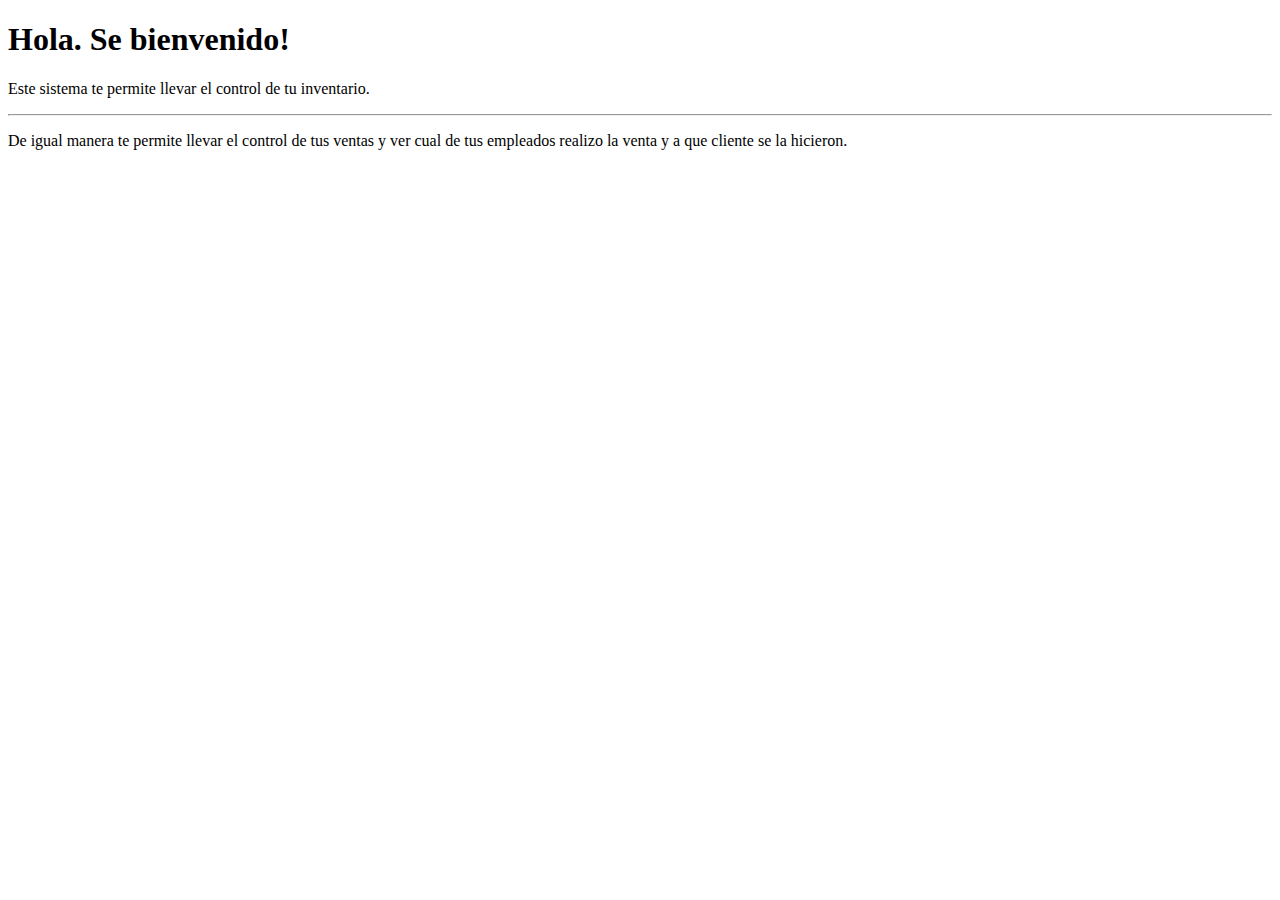
<file: src/main/resources/templates/index.html>
<!DOCTYPE html>
<html xmlns:th="http://www,thymeleafe.org">
<head th:replace="layout/layout :: head"></head>
<body>
	<nav th:replace="layout/layout :: nav"></nav>
	<div class="jumbotron">
	  <h1 class="display-3">Hola. Se bienvenido!</h1>
	  <p class="lead">Este sistema te permite llevar el control de tu inventario.</p>
	  <hr class="my-4"/>
	  <p>De igual manera te permite llevar el control de tus ventas y ver cual de tus empleados 
	  realizo la venta y a que cliente se la hicieron.</p>
	</div>
	<footer th:replace="layout/layout :: footer">
	</footer>
</body>
</html>
</file>
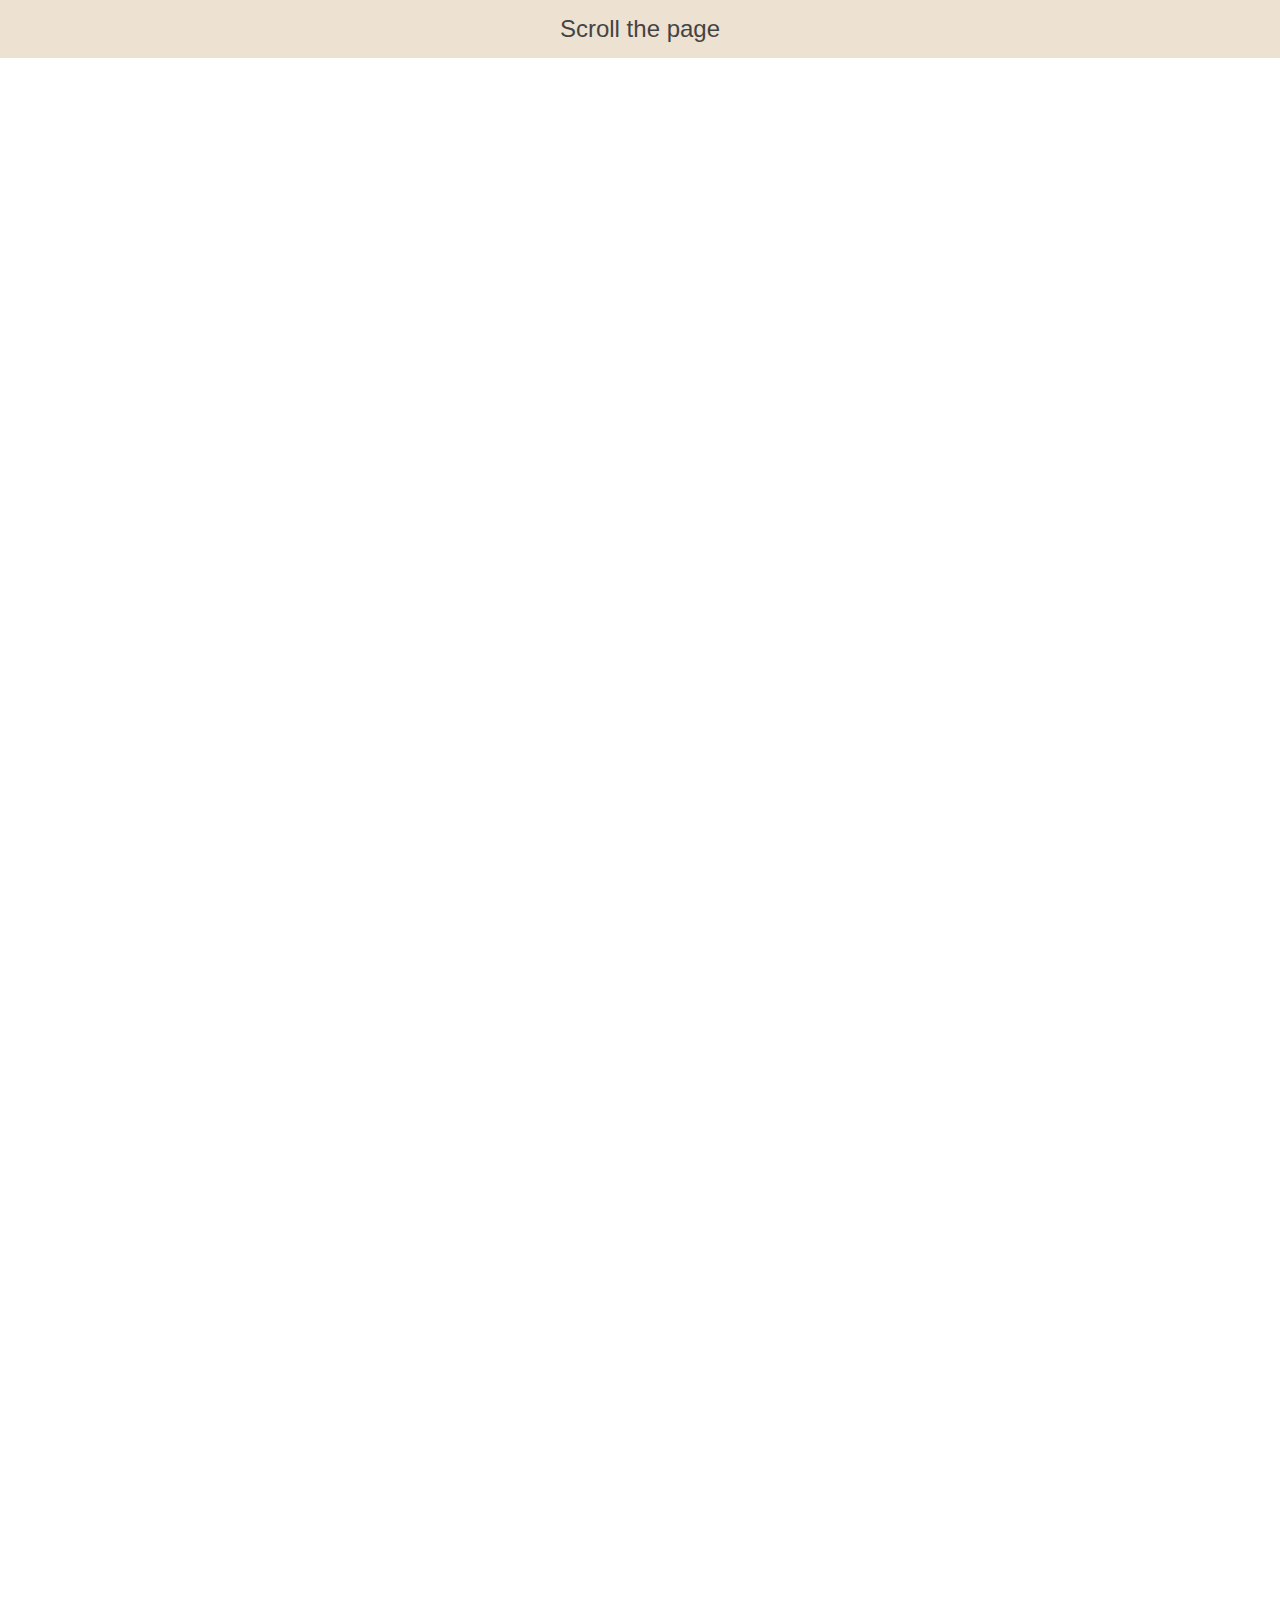
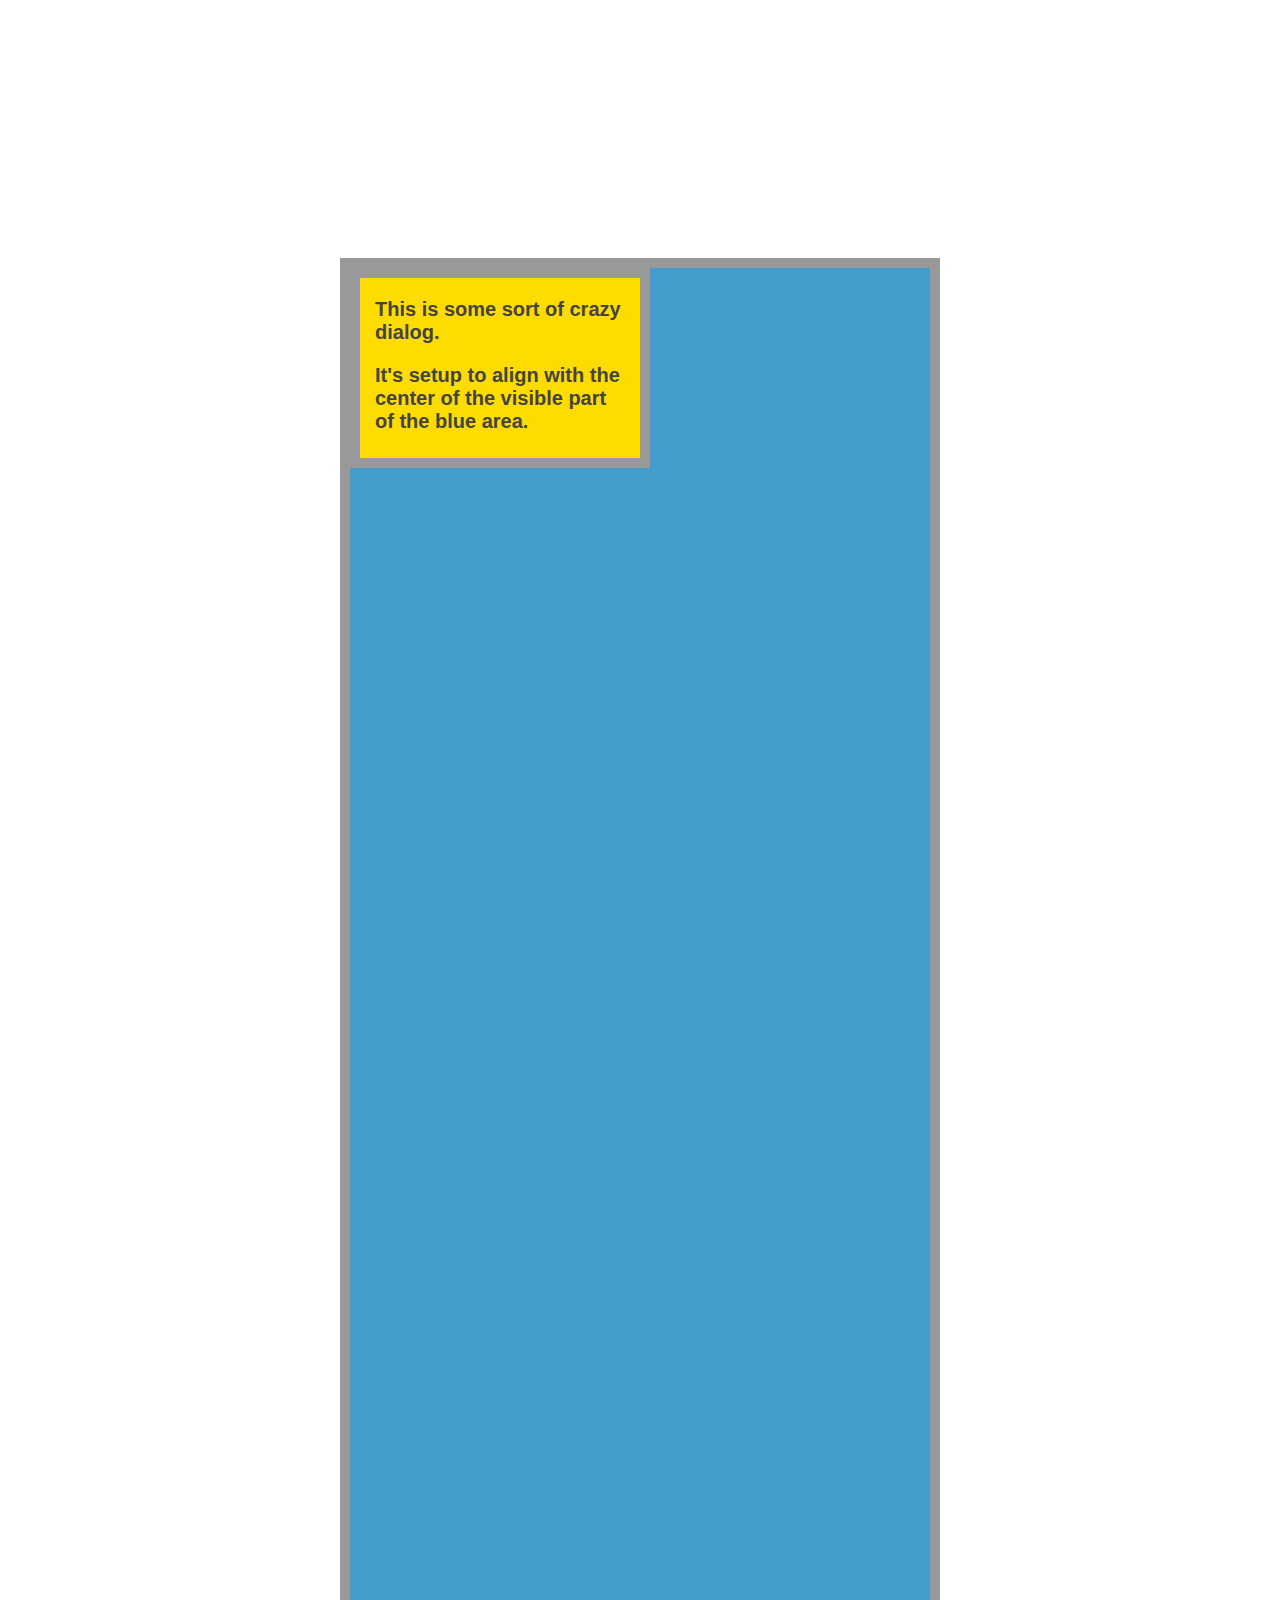
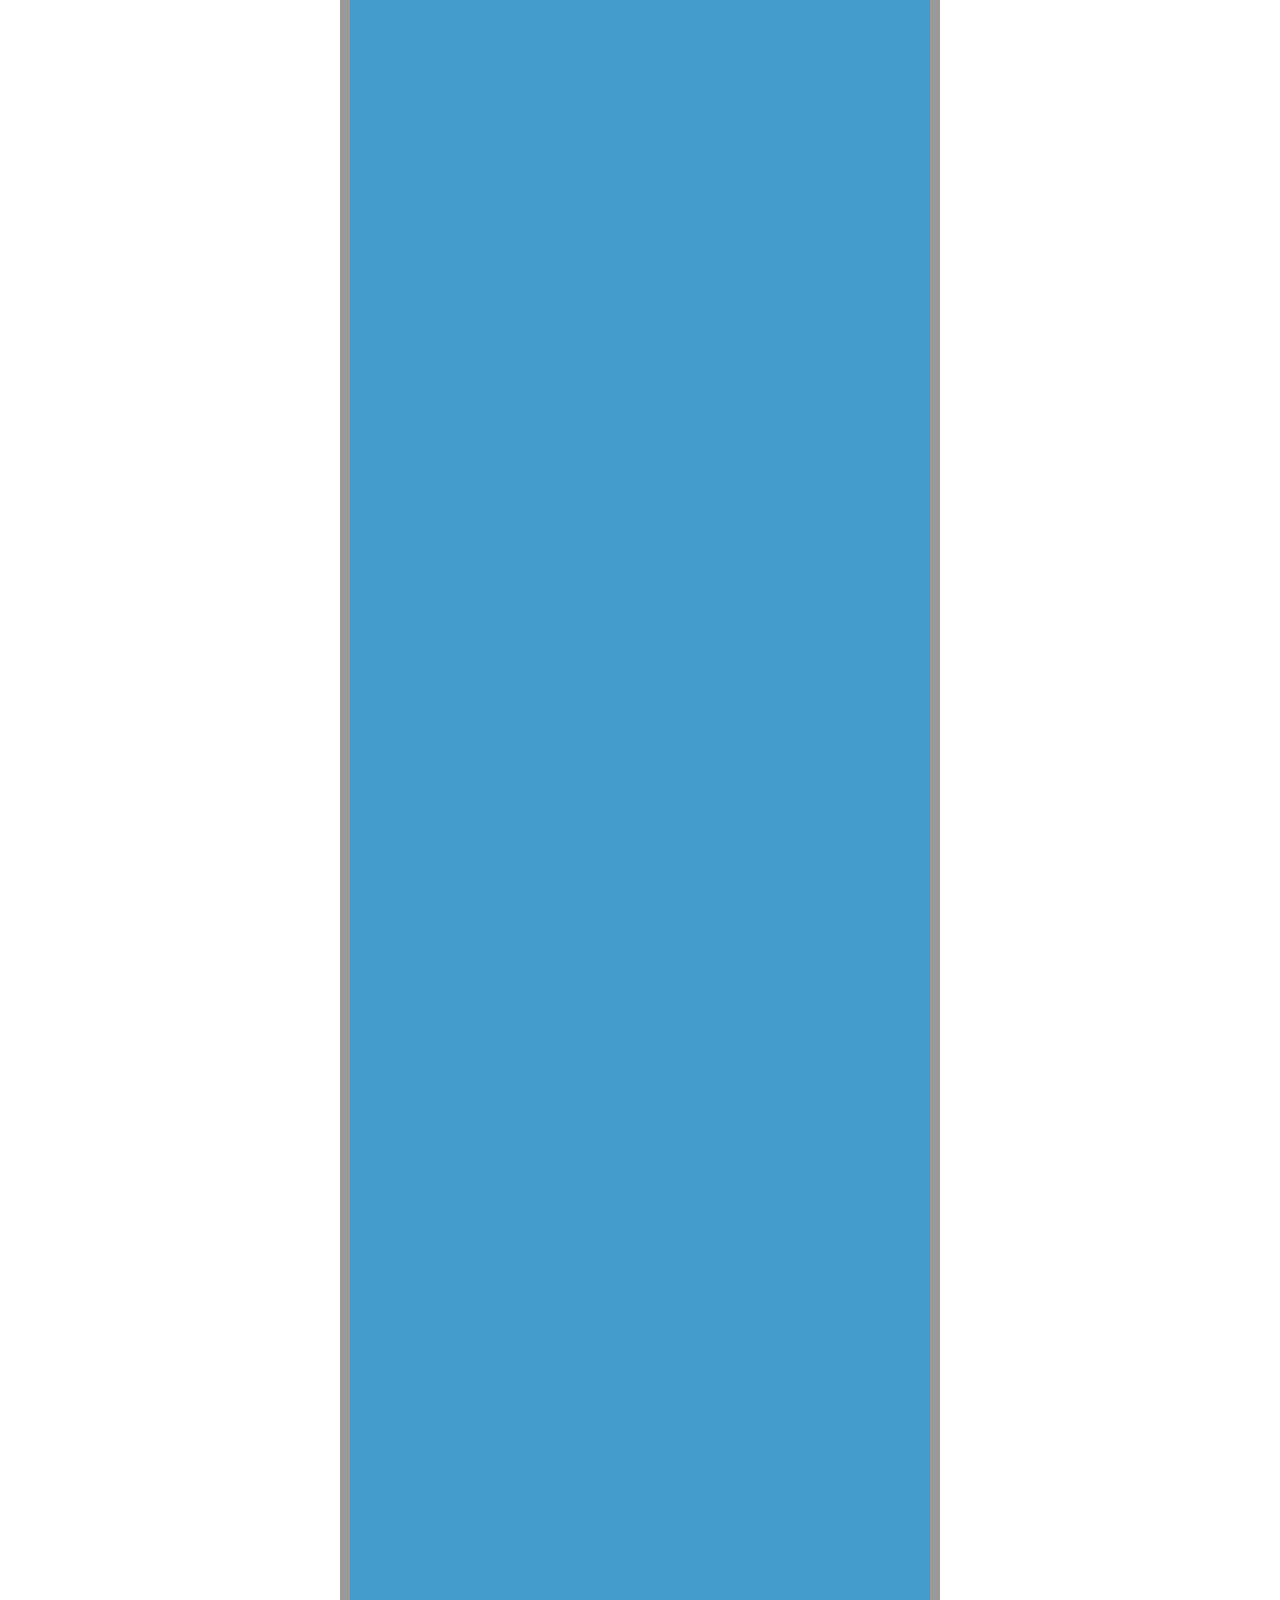
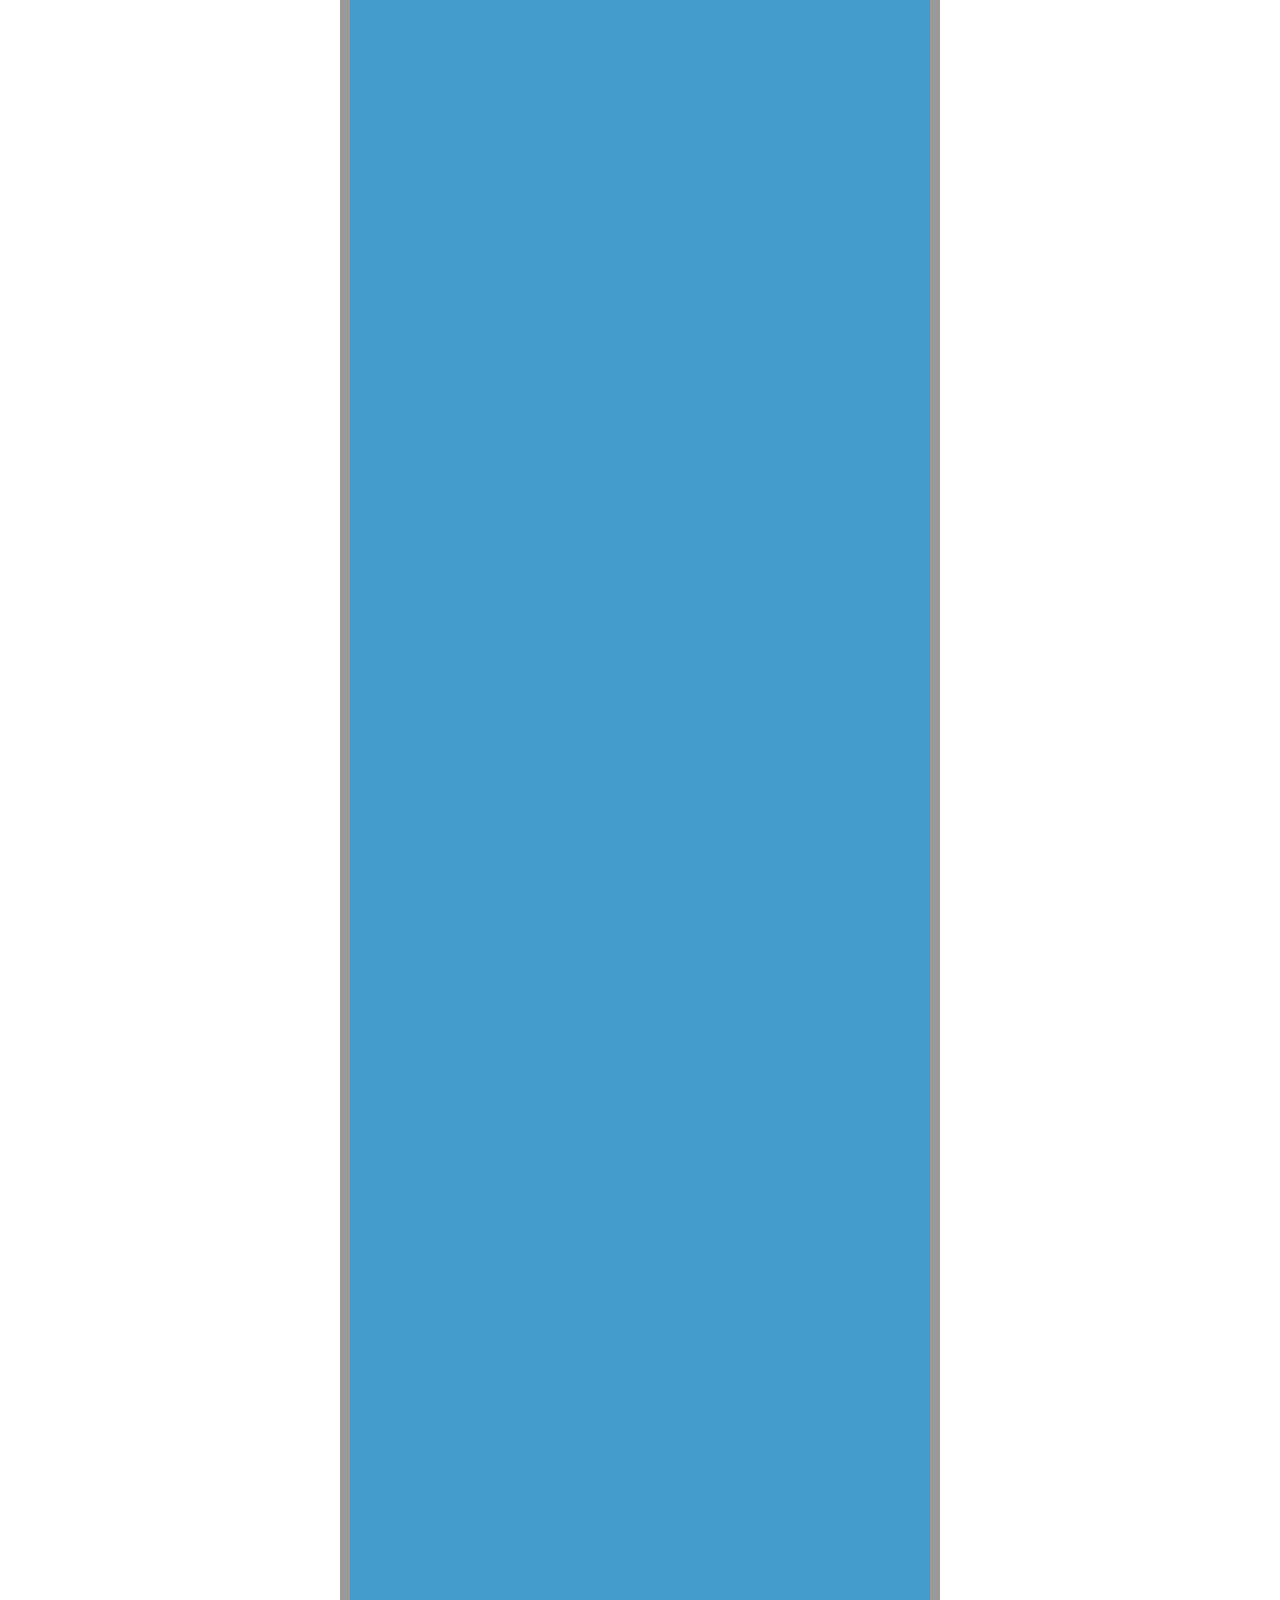
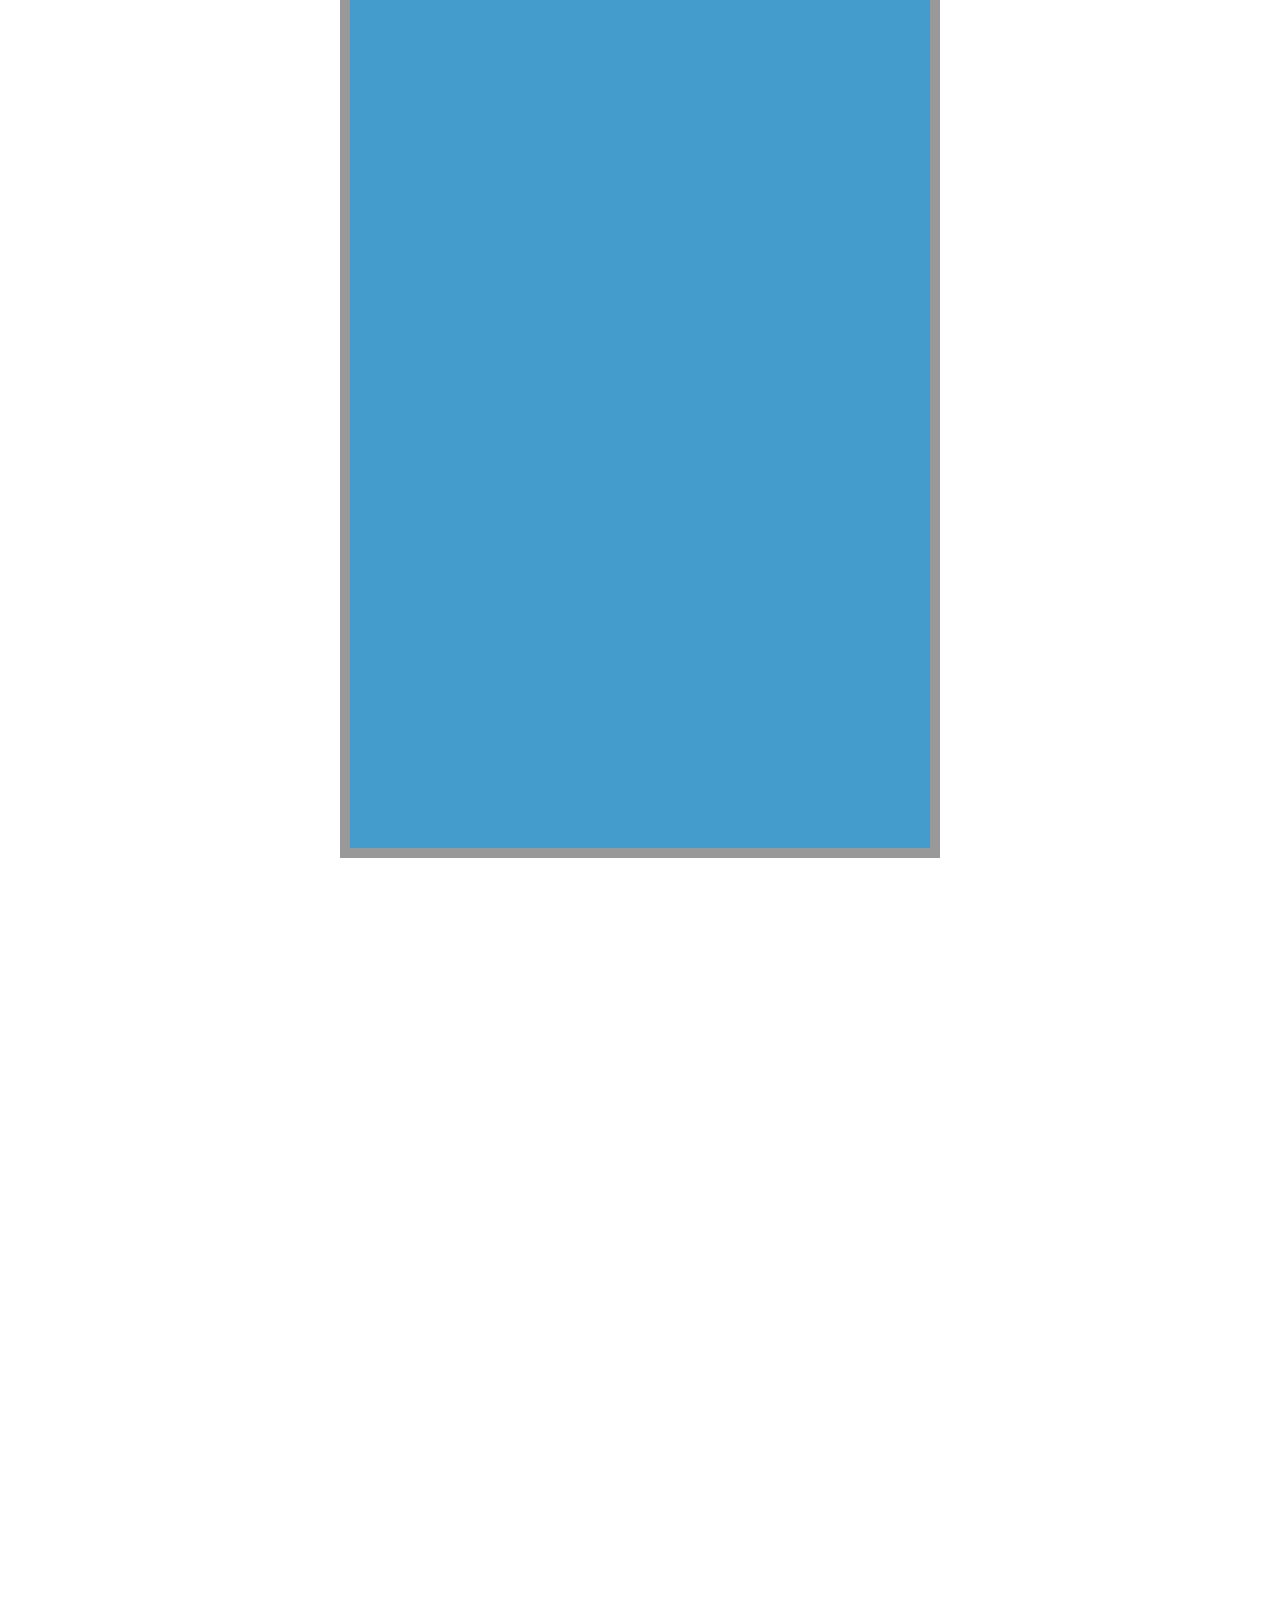
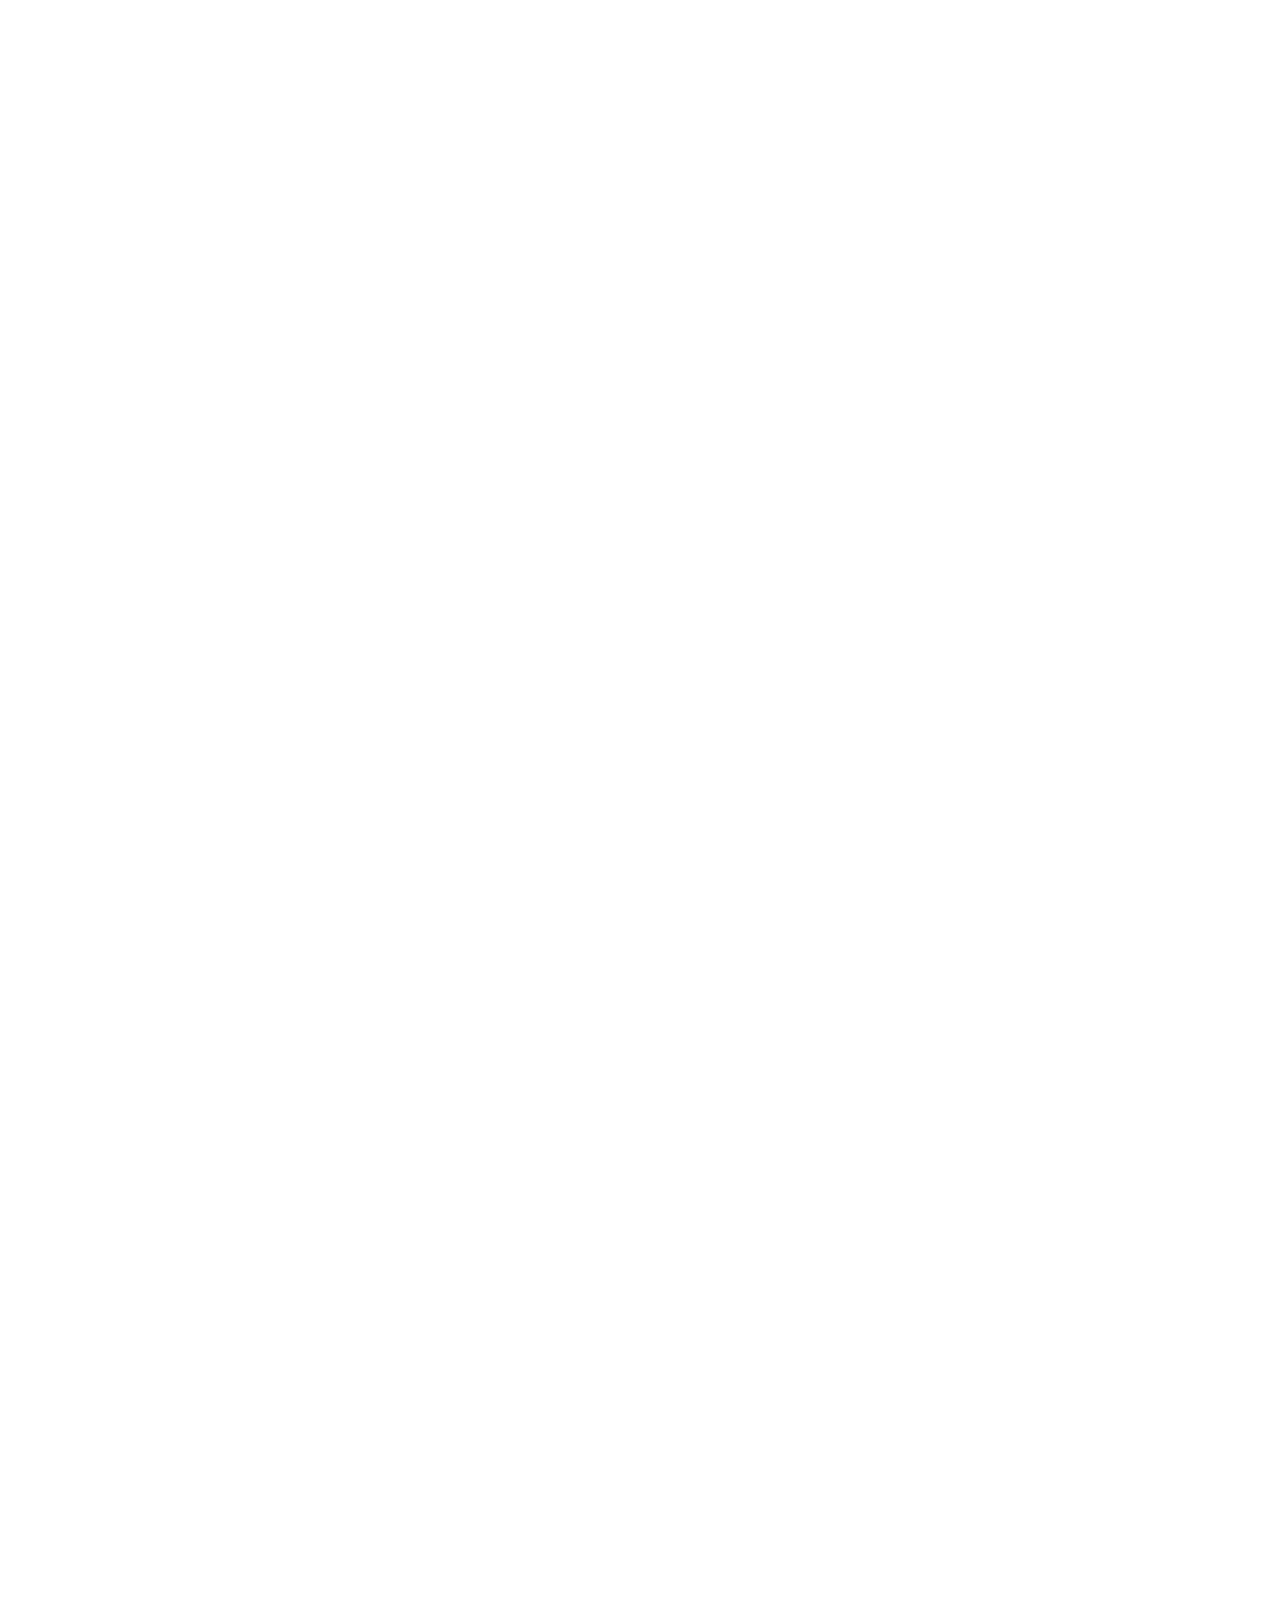
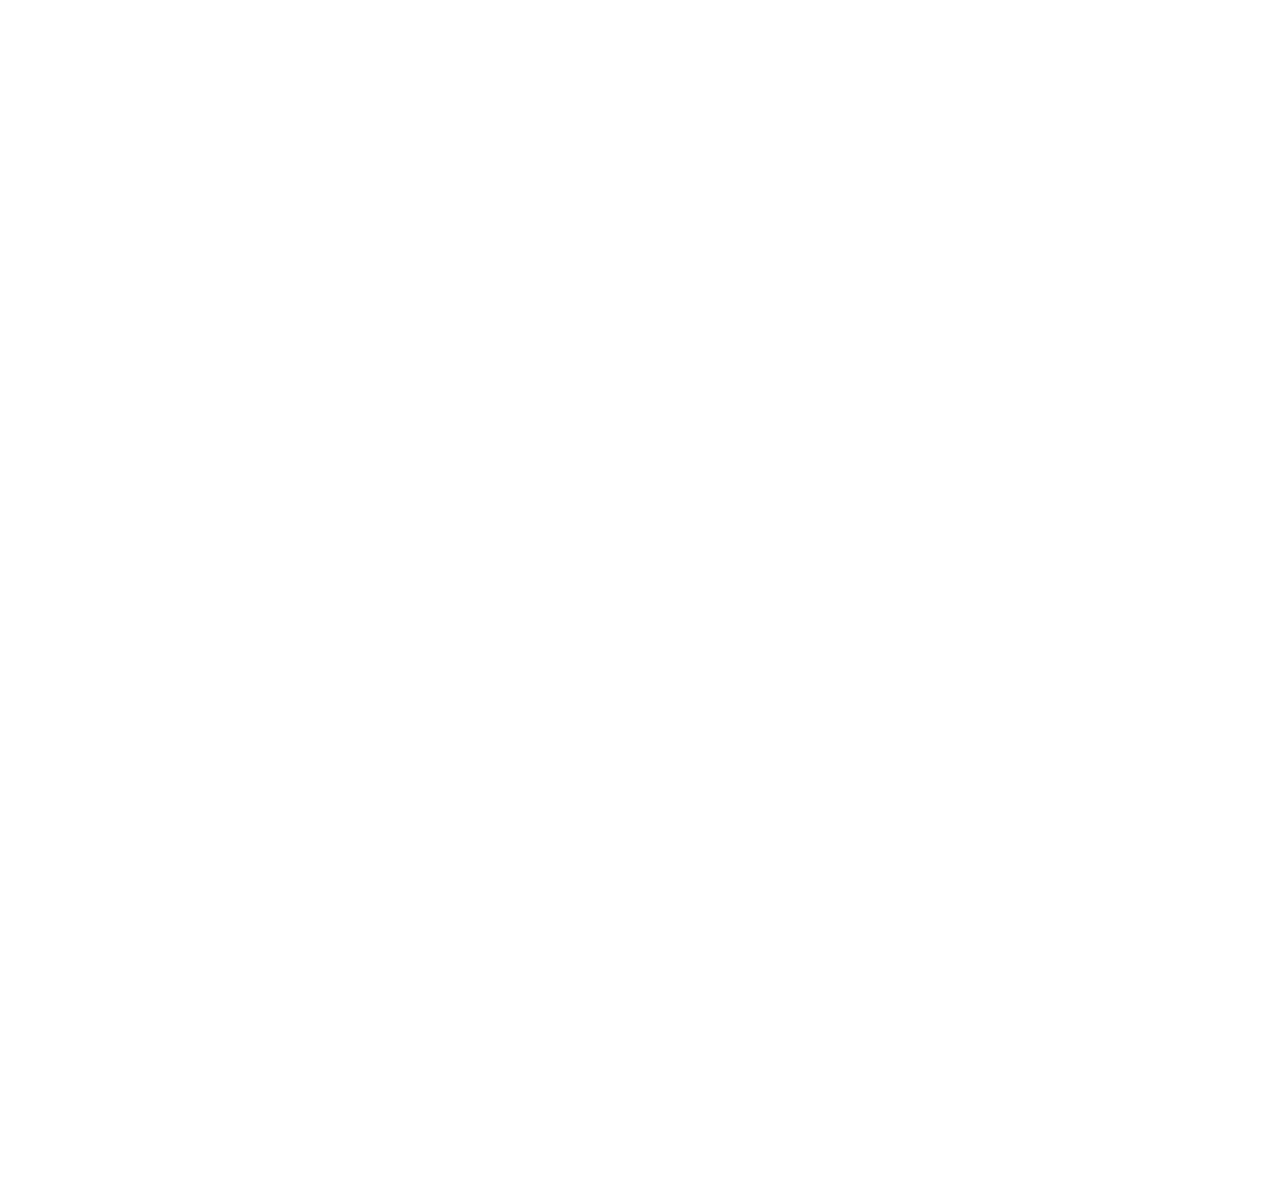
<file: src/main/resources/static/bower_components/tether/examples/content-visible/index.html>
<!DOCTYPE html>
<html>
    <head>
        <link rel="stylesheet" href="../resources/css/base.css" />
    </head>
    <body>

    <div class="instructions">Scroll the page</div>

    <style>
      .instructions {
        width: 100%;
        text-align: center;
        font-size: 24px;
        padding: 15px;
        background-color: rgba(210, 180, 140, 0.4);
      }

      * {
        box-sizing: border-box;
      }
      body {
        min-height: 1200vh;
        height: 100%;
      }

      .content-box {
        width: 600px;
        border: 10px solid #999;
        height: 600vh;
        background-color: #439CCC;
        margin: 200vh auto;
      }
      .element {
        border: 10px solid #999;
        background-color: #FFDC00;
        width: 300px;
        height: 200px;
        padding: 0 15px;
        font-size: 20px;
        font-weight: bold;
      }
    </style>

    <div class="content-box">
      <div class="element">
        <p>This is some sort of crazy dialog.</p>

        <p>It's setup to align with the center of the visible part of the blue area.</p>
      </div>
    </div>

    <script src="//github.hubspot.com/tether/dist/js/tether.js"></script>
    <script>
      new Tether({
        element: '.element',
        target: '.content-box',
        attachment: 'middle center',
        targetAttachment: 'middle center',
        targetModifier: 'visible'
      });
    </script>
  </body>
</html>
</file>
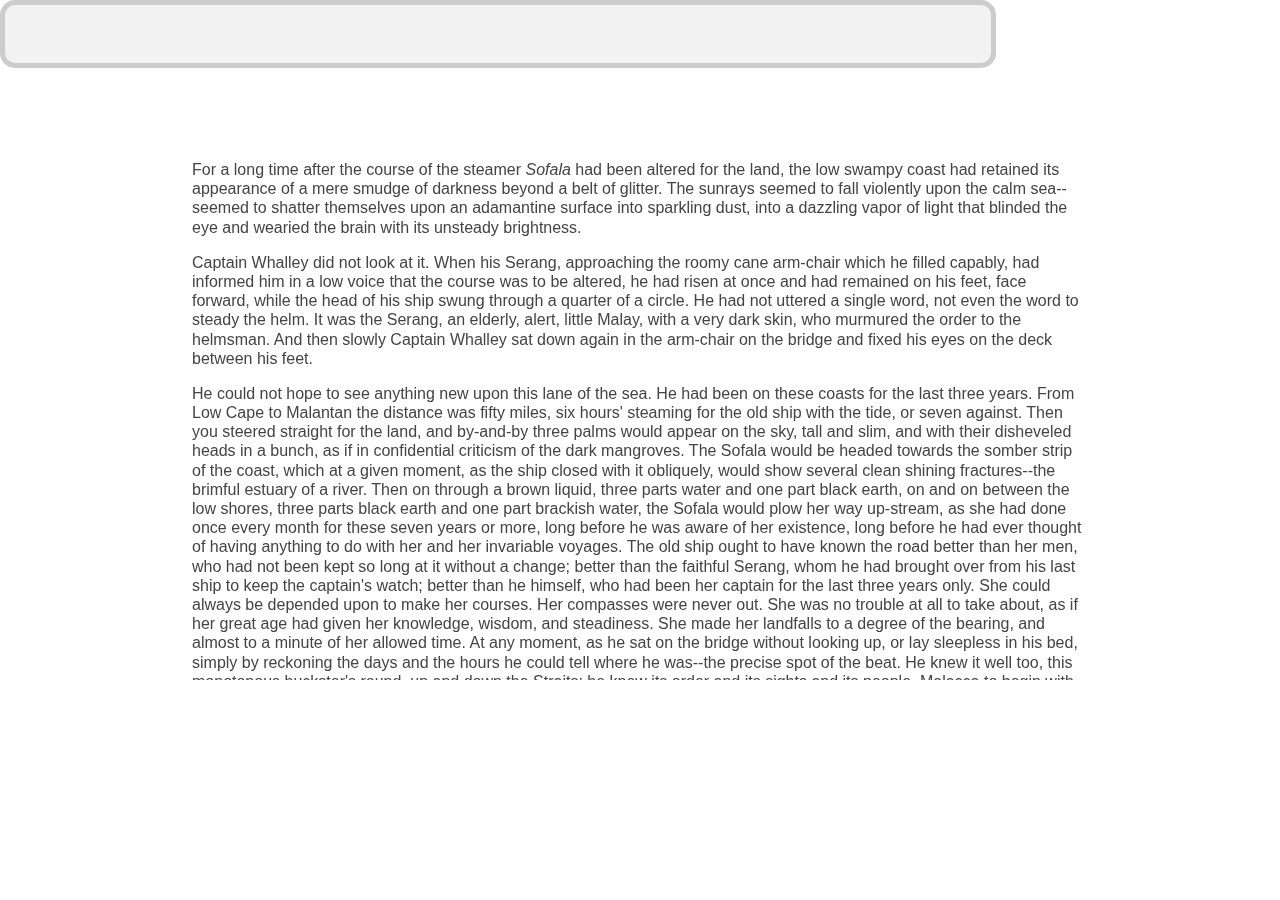
<file: src/main/resources/static/bower_components/tether/examples/element-scroll/index.html>
<!DOCTYPE html>
<html>
    <head>
      <link rel="stylesheet" href="../resources/css/base.css" />
    </head>
    <body>

    <div class="scroll">
      <p>For a long time after the course of the steamer <em>Sofala</em> had been
      altered for the land, the low swampy coast had retained its appearance
      of a mere smudge of darkness beyond a belt of glitter. The sunrays
      seemed to fall violently upon the calm sea--seemed to shatter themselves
      upon an adamantine surface into sparkling dust, into a dazzling vapor
      of light that blinded the eye and wearied the brain with its unsteady
      brightness.</p>

      <p>Captain Whalley did not look at it. When his Serang, approaching the
      roomy cane arm-chair which he filled capably, had informed him in a low
      voice that the course was to be altered, he had risen at once and had
      remained on his feet, face forward, while the head of his ship swung
      through a quarter of a circle. He had not uttered a single word, not
      even the word to steady the helm. It was the Serang, an elderly, alert,
      little Malay, with a very dark skin, who murmured the order to the
      helmsman. And then slowly Captain Whalley sat down again in the
      arm-chair on the bridge and fixed his eyes on the deck between his feet.</p>

      <p>He could not hope to see anything new upon this lane of the sea. He had
      been on these coasts for the last three years. From Low Cape to Malantan
      the distance was fifty miles, six hours' steaming for the old ship with
      the tide, or seven against. Then you steered straight for the land, and
      by-and-by three palms would appear on the sky, tall and slim, and with
      their disheveled heads in a bunch, as if in confidential criticism of
      the dark mangroves. The Sofala would be headed towards the somber
      strip of the coast, which at a given moment, as the ship closed with
      it obliquely, would show several clean shining fractures--the brimful
      estuary of a river. Then on through a brown liquid, three parts water
      and one part black earth, on and on between the low shores, three parts
      black earth and one part brackish water, the Sofala would plow her way
      up-stream, as she had done once every month for these seven years or
      more, long before he was aware of her existence, long before he had ever
      thought of having anything to do with her and her invariable voyages.
      The old ship ought to have known the road better than her men, who had
      not been kept so long at it without a change; better than the faithful
      Serang, whom he had brought over from his last ship to keep the
      captain's watch; better than he himself, who had been her captain for
      the last three years only. She could always be depended upon to make her
      courses. Her compasses were never out. She was no trouble at all to
      take about, as if her great age had given her knowledge, wisdom, and
      steadiness. She made her landfalls to a degree of the bearing, and
      almost to a minute of her allowed time. At any moment, as he sat on
      the bridge without looking up, or lay sleepless in his bed, simply by
      reckoning the days and the hours he could tell where he was--the precise
      spot of the beat. He knew it well too, this monotonous huckster's
      round, up and down the Straits; he knew its order and its sights and its
      people. Malacca to begin with, in at daylight and out at dusk, to cross
      over with a rigid phosphorescent wake this highway of the Far East.
      Darkness and gleams on the water, clear stars on a black sky, perhaps
      the lights of a home steamer keeping her unswerving course in the
      middle, or maybe the elusive shadow of a native craft with her mat sails
      flitting by silently--and the low land on the other side in sight
      at daylight. At noon the three palms of the next place of call, up a
      sluggish river. The only white man residing there was a retired young
      sailor, with whom he had become friendly in the course of many voyages.
      Sixty miles farther on there was another place of call, a deep bay with
      only a couple of houses on the beach. And so on, in and out, picking
      up coastwise cargo here and there, and finishing with a hundred miles'
      steady steaming through the maze of an archipelago of small islands up
      to a large native town at the end of the beat. There was a three days'
      rest for the old ship before he started her again in inverse order,
      seeing the same shores from another bearing, hearing the same voices
      in the same places, back again to the Sofala's port of registry on
      the great highway to the East, where he would take up a berth nearly
      opposite the big stone pile of the harbor office till it was time to
      start again on the old round of 1600 miles and thirty days. Not a very
      enterprising life, this, for Captain Whalley, Henry Whalley, otherwise
      Dare-devil Harry--Whalley of the Condor, a famous clipper in her day.
      No. Not a very enterprising life for a man who had served famous firms,
      who had sailed famous ships (more than one or two of them his own); who
      had made famous passages, had been the pioneer of new routes and new
      trades; who had steered across the unsurveyed tracts of the South Seas,
      and had seen the sun rise on uncharted islands. Fifty years at sea, and
      forty out in the East ("a pretty thorough apprenticeship," he used
      to remark smilingly), had made him honorably known to a generation of
      shipowners and merchants in all the ports from Bombay clear over to
      where the East merges into the West upon the coast of the two Americas.
      His fame remained writ, not very large but plain enough, on the
      Admiralty charts. Was there not somewhere between Australia and China a
      Whalley Island and a Condor Reef? On that dangerous coral formation the
      celebrated clipper had hung stranded for three days, her captain and
      crew throwing her cargo overboard with one hand and with the other, as
      it were, keeping off her a flotilla of savage war-canoes. At that time
      neither the island nor the reef had any official existence. Later the
      officers of her Majesty's steam vessel Fusilier, dispatched to make a
      survey of the route, recognized in the adoption of these two names the
      enterprise of the man and the solidity of the ship. Besides, as anyone
      who cares may see, the "General Directory," vol. ii. p. 410, begins the
      description of the "Malotu or Whalley Passage" with the words: "This
      advantageous route, first discovered in 1850 by Captain Whalley in the
      ship Condor," &amp;c., and ends by recommending it warmly to sailing vessels
      leaving the China ports for the south in the months from December to
      April inclusive.</p>

      <p>This was the clearest gain he had out of life. Nothing could rob him
      of this kind of fame. The piercing of the Isthmus of Suez, like the
      breaking of a dam, had let in upon the East a flood of new ships, new
      men, new methods of trade. It had changed the face of the Eastern seas
      and the very spirit of their life; so that his early experiences meant
      nothing whatever to the new generation of seamen.</p>

      <p>In those bygone days he had handled many thousands of pounds of his
      employers' money and of his own; he had attended faithfully, as by law
      a shipmaster is expected to do, to the conflicting interests of owners,
      charterers, and underwriters. He had never lost a ship or consented to
      a shady transaction; and he had lasted well, outlasting in the end the
      conditions that had gone to the making of his name. He had buried his
      wife (in the Gulf of Petchili), had married off his daughter to the man
      of her unlucky choice, and had lost more than an ample competence in the
      crash of the notorious Travancore and Deccan Banking Corporation, whose
      downfall had shaken the East like an earthquake. And he was sixty-five
      years old.</p>

      <p>His age sat lightly enough on him; and of his ruin he was not ashamed.
      He had not been alone to believe in the stability of the Banking
      Corporation. Men whose judgment in matters of finance was as expert as
      his seamanship had commended the prudence of his investments, and had
      themselves lost much money in the great failure. The only difference
      between him and them was that he had lost his all. And yet not his all.
      There had remained to him from his lost fortune a very pretty little
      bark, Fair Maid, which he had bought to occupy his leisure of a retired
      sailor--"to play with," as he expressed it himself.</p>

      <p>He had formally declared himself tired of the sea the year preceding his
      daughter's marriage. But after the young couple had gone to settle in
      Melbourne he found out that he could not make himself happy on shore. He
      was too much of a merchant sea-captain for mere yachting to satisfy him.
      He wanted the illusion of affairs; and his acquisition of the Fair
      Maid preserved the continuity of his life. He introduced her to his
      acquaintances in various ports as "my last command." When he grew too
      old to be trusted with a ship, he would lay her up and go ashore to be
      buried, leaving directions in his will to have the bark towed out and
      scuttled decently in deep water on the day of the funeral. His daughter
      would not grudge him the satisfaction of knowing that no stranger would
      handle his last command after him. With the fortune he was able to leave
      her, the value of a 500-ton bark was neither here nor there. All this
      would be said with a jocular twinkle in his eye: the vigorous old man
      had too much vitality for the sentimentalism of regret; and a little
      wistfully withal, because he was at home in life, taking a genuine
      pleasure in its feelings and its possessions; in the dignity of his
      reputation and his wealth, in his love for his daughter, and in his
      satisfaction with the ship--the plaything of his lonely leisure.</p>

      <p>He had the cabin arranged in accordance with his simple ideal of comfort
      at sea. A big bookcase (he was a great reader) occupied one side of his
      stateroom; the portrait of his late wife, a flat bituminous oil-painting
      representing the profile and one long black ringlet of a young woman,
      faced his bed-place. Three chronometers ticked him to sleep and greeted
      him on waking with the tiny competition of their beats. He rose at five
      every day. The officer of the morning watch, drinking his early cup
      of coffee aft by the wheel, would hear through the wide orifice of the
      copper ventilators all the splashings, blowings, and splutterings of
      his captain's toilet. These noises would be followed by a sustained
      deep murmur of the Lord's Prayer recited in a loud earnest voice. Five
      minutes afterwards the head and shoulders of Captain Whalley emerged
      out of the companion-hatchway. Invariably he paused for a while on the
      stairs, looking all round at the horizon; upwards at the trim of the
      sails; inhaling deep draughts of the fresh air. Only then he would step
      out on the poop, acknowledging the hand raised to the peak of the cap
      with a majestic and benign "Good morning to you." He walked the deck
      till eight scrupulously. Sometimes, not above twice a year, he had to
      use a thick cudgel-like stick on account of a stiffness in the hip--a
      slight touch of rheumatism, he supposed. Otherwise he knew nothing of
      the ills of the flesh. At the ringing of the breakfast bell he went
      below to feed his canaries, wind up the chronometers, and take the
      head of the table. From there he had before his eyes the big carbon
      photographs of his daughter, her husband, and two fat-legged babies
      --his grandchildren--set in black frames into the maplewood bulkheads
      of the cuddy. After breakfast he dusted the glass over these portraits
      himself with a cloth, and brushed the oil painting of his wife with a
      plumate kept suspended from a small brass hook by the side of the heavy
      gold frame. Then with the door of his stateroom shut, he would sit down
      on the couch under the portrait to read a chapter out of a thick pocket
      Bible--her Bible. But on some days he only sat there for half an hour
      with his finger between the leaves and the closed book resting on his
      knees. Perhaps he had remembered suddenly how fond of boat-sailing she
      used to be.</p>

      <p>She had been a real shipmate and a true woman too. It was like an
      article of faith with him that there never had been, and never could be,
      a brighter, cheerier home anywhere afloat or ashore than his home under
      the poop-deck of the Condor, with the big main cabin all white and gold,
      garlanded as if for a perpetual festival with an unfading wreath. She
      had decorated the center of every panel with a cluster of home flowers.
      It took her a twelvemonth to go round the cuddy with this labor of love.
      To him it had remained a marvel of painting, the highest achievement of
      taste and skill; and as to old Swinburne, his mate, every time he
      came down to his meals he stood transfixed with admiration before the
      progress of the work. You could almost smell these roses, he declared,
      sniffing the faint flavor of turpentine which at that time pervaded the
      saloon, and (as he confessed afterwards) made him somewhat less hearty
      than usual in tackling his food. But there was nothing of the sort to
      interfere with his enjoyment of her singing. "Mrs. Whalley is a regular
      out-and-out nightingale, sir," he would pronounce with a judicial air
      after listening profoundly over the skylight to the very end of the
      piece. In fine weather, in the second dog-watch, the two men could hear
      her trills and roulades going on to the accompaniment of the piano in
      the cabin. On the very day they got engaged he had written to London
      for the instrument; but they had been married for over a year before it
      reached them, coming out round the Cape. The big case made part of the
      first direct general cargo landed in Hong-kong harbor--an event that to
      the men who walked the busy quays of to-day seemed as hazily remote as
      the dark ages of history. But Captain Whalley could in a half hour of
      solitude live again all his life, with its romance, its idyl, and its
      sorrow. He had to close her eyes himself. She went away from under the
      ensign like a sailor's wife, a sailor herself at heart. He had read
      the service over her, out of her own prayer-book, without a break in his
      voice. When he raised his eyes he could see old Swinburne facing him
      with his cap pressed to his breast, and his rugged, weather-beaten,
      impassive face streaming with drops of water like a lump of chipped red
      granite in a shower. It was all very well for that old sea-dog to cry.
      He had to read on to the end; but after the splash he did not remember
      much of what happened for the next few days. An elderly sailor of the
      crew, deft at needlework, put together a mourning frock for the child
      out of one of her black skirts.</p>

      <p>He was not likely to forget; but you cannot dam up life like a sluggish
      stream. It will break out and flow over a man's troubles, it will close
      upon a sorrow like the sea upon a dead body, no matter how much love has
      gone to the bottom. And the world is not bad. People had been very
      kind to him; especially Mrs. Gardner, the wife of the senior partner
      in Gardner, Patteson, &amp; Co., the owners of the Condor. It was she who
      volunteered to look after the little one, and in due course took her to
      England (something of a journey in those days, even by the overland
      mail route) with her own girls to finish her education. It was ten years
      before he saw her again.</p>

      <p>As a little child she had never been frightened of bad weather; she
      would beg to be taken up on deck in the bosom of his oilskin coat to
      watch the big seas hurling themselves upon the Condor. The swirl and
      crash of the waves seemed to fill her small soul with a breathless
      delight. "A good boy spoiled," he used to say of her in joke. He had
      named her Ivy because of the sound of the word, and obscurely fascinated
      by a vague association of ideas. She had twined herself tightly round
      his heart, and he intended her to cling close to her father as to a
      tower of strength; forgetting, while she was little, that in the nature
      of things she would probably elect to cling to someone else. But
      he loved life well enough for even that event to give him a certain
      satisfaction, apart from his more intimate feeling of loss.</p>

      <p>After he had purchased the Fair Maid to occupy his loneliness, he
      hastened to accept a rather unprofitable freight to Australia simply for
      the opportunity of seeing his daughter in her own home. What made him
      dissatisfied there was not to see that she clung now to somebody else,
      but that the prop she had selected seemed on closer examination "a
      rather poor stick"--even in the matter of health. He disliked his
      son-in-law's studied civility perhaps more than his method of
      handling the sum of money he had given Ivy at her marriage. But of his
      apprehensions he said nothing. Only on the day of his departure, with
      the hall-door open already, holding her hands and looking steadily into
      her eyes, he had said, "You know, my dear, all I have is for you and the
      chicks. Mind you write to me openly." She had answered him by an almost
      imperceptible movement of her head. She resembled her mother in
      the color of her eyes, and in character--and also in this, that she
      understood him without many words.</p>

      <p>Sure enough she had to write; and some of these letters made Captain
      Whalley lift his white eye-brows. For the rest he considered he was
      reaping the true reward of his life by being thus able to produce on
      demand whatever was needed. He had not enjoyed himself so much in a
      way since his wife had died. Characteristically enough his son-in-law's
      punctuality in failure caused him at a distance to feel a sort of
      kindness towards the man. The fellow was so perpetually being jammed on
      a lee shore that to charge it all to his reckless navigation would be
      manifestly unfair. No, no! He knew well what that meant. It was bad
      luck. His own had been simply marvelous, but he had seen in his life too
      many good men--seamen and others--go under with the sheer weight of bad
      luck not to recognize the fatal signs. For all that, he was cogitating
      on the best way of tying up very strictly every penny he had to leave,
      when, with a preliminary rumble of rumors (whose first sound reached
      him in Shanghai as it happened), the shock of the big failure came;
      and, after passing through the phases of stupor, of incredulity, of
      indignation, he had to accept the fact that he had nothing to speak of
      to leave.</p>

      <p>Upon that, as if he had only waited for this catastrophe, the unlucky
      man, away there in Melbourne, gave up his unprofitable game, and sat
      down--in an invalid's bath-chair at that too. "He will never walk
      again," wrote the wife. For the first time in his life Captain Whalley
      was a bit staggered.</p>

      <p>The Fair Maid had to go to work in bitter earnest now. It was no longer
      a matter of preserving alive the memory of Dare-devil Harry Whalley in
      the Eastern Seas, or of keeping an old man in pocket-money and clothes,
      with, perhaps, a bill for a few hundred first-class cigars thrown in at
      the end of the year. He would have to buckle-to, and keep her going hard
      on a scant allowance of gilt for the ginger-bread scrolls at her stem
      and stern.</p>

      <p>This necessity opened his eyes to the fundamental changes of the world.
      Of his past only the familiar names remained, here and there, but
      the things and the men, as he had known them, were gone. The name of
      Gardner, Patteson, &amp; Co. was still displayed on the walls of warehouses
      by the waterside, on the brass plates and window-panes in the business
      quarters of more than one Eastern port, but there was no longer a
      Gardner or a Patteson in the firm. There was no longer for Captain
      Whalley an arm-chair and a welcome in the private office, with a bit of
      business ready to be put in the way of an old friend, for the sake of
      bygone services. The husbands of the Gardner girls sat behind the desks
      in that room where, long after he had left the employ, he had kept his
      right of entrance in the old man's time. Their ships now had yellow
      funnels with black tops, and a time-table of appointed routes like a
      confounded service of tramways. The winds of December and June were all
      one to them; their captains (excellent young men he doubted not) were,
      to be sure, familiar with Whalley Island, because of late years the
      Government had established a white fixed light on the north end (with
      a red danger sector over the Condor Reef), but most of them would have
      been extremely surprised to hear that a flesh-and-blood Whalley still
      existed--an old man going about the world trying to pick up a cargo here
      and there for his little bark.</p>

      <p>And everywhere it was the same. Departed the men who would have nodded
      appreciatively at the mention of his name, and would have thought
      themselves bound in honor to do something for Dare-devil Harry Whalley.
      Departed the opportunities which he would have known how to seize; and
      gone with them the white-winged flock of clippers that lived in the
      boisterous uncertain life of the winds, skimming big fortunes out of
      the foam of the sea. In a world that pared down the profits to an
      irreducible minimum, in a world that was able to count its disengaged
      tonnage twice over every day, and in which lean charters were snapped up
      by cable three months in advance, there were no chances of fortune for
      an individual wandering haphazard with a little bark--hardly indeed any
      room to exist.</p>

      <p>He found it more difficult from year to year. He suffered greatly from
      the smallness of remittances he was able to send his daughter. Meantime
      he had given up good cigars, and even in the matter of inferior cheroots
      limited himself to six a day. He never told her of his difficulties, and
      she never enlarged upon her struggle to live. Their confidence in each
      other needed no explanations, and their perfect understanding endured
      without protestations of gratitude or regret. He would have been shocked
      if she had taken it into her head to thank him in so many words, but
      he found it perfectly natural that she should tell him she needed two
      hundred pounds.</p>

      <p>He had come in with the Fair Maid in ballast to look for a freight in
      the Sofala's port of registry, and her letter met him there. Its tenor
      was that it was no use mincing matters. Her only resource was in opening
      a boarding-house, for which the prospects, she judged, were good. Good
      enough, at any rate, to make her tell him frankly that with two hundred
      pounds she could make a start. He had torn the envelope open, hastily,
      on deck, where it was handed to him by the ship-chandler's runner, who
      had brought his mail at the moment of anchoring. For the second time
      in his life he was appalled, and remained stock-still at the cabin door
      with the paper trembling between his fingers. Open a boarding-house! Two
      hundred pounds for a start! The only resource! And he did not know where
      to lay his hands on two hundred pence.</p>

      <p>All that night Captain Whalley walked the poop of his anchored ship, as
      though he had been about to close with the land in thick weather, and
      uncertain of his position after a run of many gray days without a sight
      of sun, moon, or stars. The black night twinkled with the guiding lights
      of seamen and the steady straight lines of lights on shore; and all
      around the Fair Maid the riding lights of ships cast trembling trails
      upon the water of the roadstead. Captain Whalley saw not a gleam
      anywhere till the dawn broke and he found out that his clothing was
      soaked through with the heavy dew.</p>

      <p>His ship was awake. He stopped short, stroked his wet beard, and
      descended the poop ladder backwards, with tired feet. At the sight
      of him the chief officer, lounging about sleepily on the quarterdeck,
      remained open-mouthed in the middle of a great early-morning yawn.</p>

      <p>"Good morning to you," pronounced Captain Whalley solemnly, passing into
      the cabin. But he checked himself in the doorway, and without looking
      back, "By the bye," he said, "there should be an empty wooden case put
      away in the lazarette. It has not been broken up--has it?"</p>

      <p>The mate shut his mouth, and then asked as if dazed, "What empty case,
      sir?"</p>

      <p>"A big flat packing-case belonging to that painting in my room. Let it
      be taken up on deck and tell the carpenter to look it over. I may want
      to use it before long."</p>

      <p>The chief officer did not stir a limb till he had heard the door of the
      captain's state-room slam within the cuddy. Then he beckoned aft the
      second mate with his forefinger to tell him that there was something "in
      the wind."</p>

      <p>When the bell rang Captain Whalley's authoritative voice boomed out
      through a closed door, "Sit down and don't wait for me." And his
      impressed officers took their places, exchanging looks and whispers
      across the table. What! No breakfast? And after apparently knocking
      about all night on deck, too! Clearly, there was something in the wind.
      In the skylight above their heads, bowed earnestly over the plates,
      three wire cages rocked and rattled to the restless jumping of the
      hungry canaries; and they could detect the sounds of their "old
      man's" deliberate movements within his state-room. Captain Whalley was
      methodically winding up the chronometers, dusting the portrait of
      his late wife, getting a clean white shirt out of the drawers, making
      himself ready in his punctilious unhurried manner to go ashore. He could
      not have swallowed a single mouthful of food that morning. He had made
      up his mind to sell the Fair Maid.</p>
    </div>

    <div class="pointer"></div>

    <style>
      body {
        cursor: pointer;
      }
      .scroll {
        height: 80vh;
        width: 80vw;
        max-height: 600px;
        position: fixed;
        top: 5em;
        left: 10vw;

        overflow-y: scroll;
        padding: 4em;
        box-sizing: border-box;
        line-height: 1.2;
      }
      .scroll::-webkit-scrollbar, .scroll::-webkit-scrollbar-track, .scroll::-webkit-scrollbar-thumb {
        display: none;
      }

      .pointer {
        height: 3.6em;
        width: 77vw;
        border: 5px solid #CCC;
        border-radius: 15px;
        background-color: rgba(0, 0, 0, 0.05);
        pointer-events: none;
      }
      .highlight {
        background-color: rgba(255, 255, 0, 0.3);
      }
      .hover {
        background-color: rgba(0, 255, 255, 0.2);
      }
    </style>

    <script src="//github.hubspot.com/tether/dist/js/tether.js"></script>
    <script>
      var pointer = document.querySelector('.pointer');
      var scroll = document.querySelector('.scroll');

      // This creates the pointer tether and links it up
      // with the scroll handle
      new Tether({
        element: pointer,
        target: scroll,
        attachment: 'middle right',
        targetAttachment: 'middle left',
        targetModifier: 'scroll-handle'
      });

      // Everything after this is for the highlighting effect
      var paras = document.querySelectorAll('p');
      for(var i=paras.length; i--;){
        var sents = paras[i].innerHTML.split('.');
        for (var j=sents.length; j--;){
          if (sents[j].trim().length)
            sents[j] = '<span>' + sents[j] + '.</span>';
        }
        paras[i].innerHTML = sents.join('');
      }

      var spans = document.querySelectorAll('p span');

      function highlight(){
        if (!spans) return;

        var bar = pointer.getBoundingClientRect();

        for (var i=spans.length; i--;){
          var coord = spans[i].getBoundingClientRect();

          if (bar.top < coord.top && bar.bottom > coord.top){
            spans[i].classList.add('hover');
          } else if (spans[i].classList.contains('hover')) {
            spans[i].classList.remove('hover');
          }
        }

        requestAnimationFrame(highlight);
      }

      highlight();

      document.body.addEventListener('click', function(){
        var els = document.querySelectorAll('.hover');
        for (var i=els.length; i--;)
          els[i].classList.toggle('highlight');
      });
    </script>
  </body>
</html>
</file>
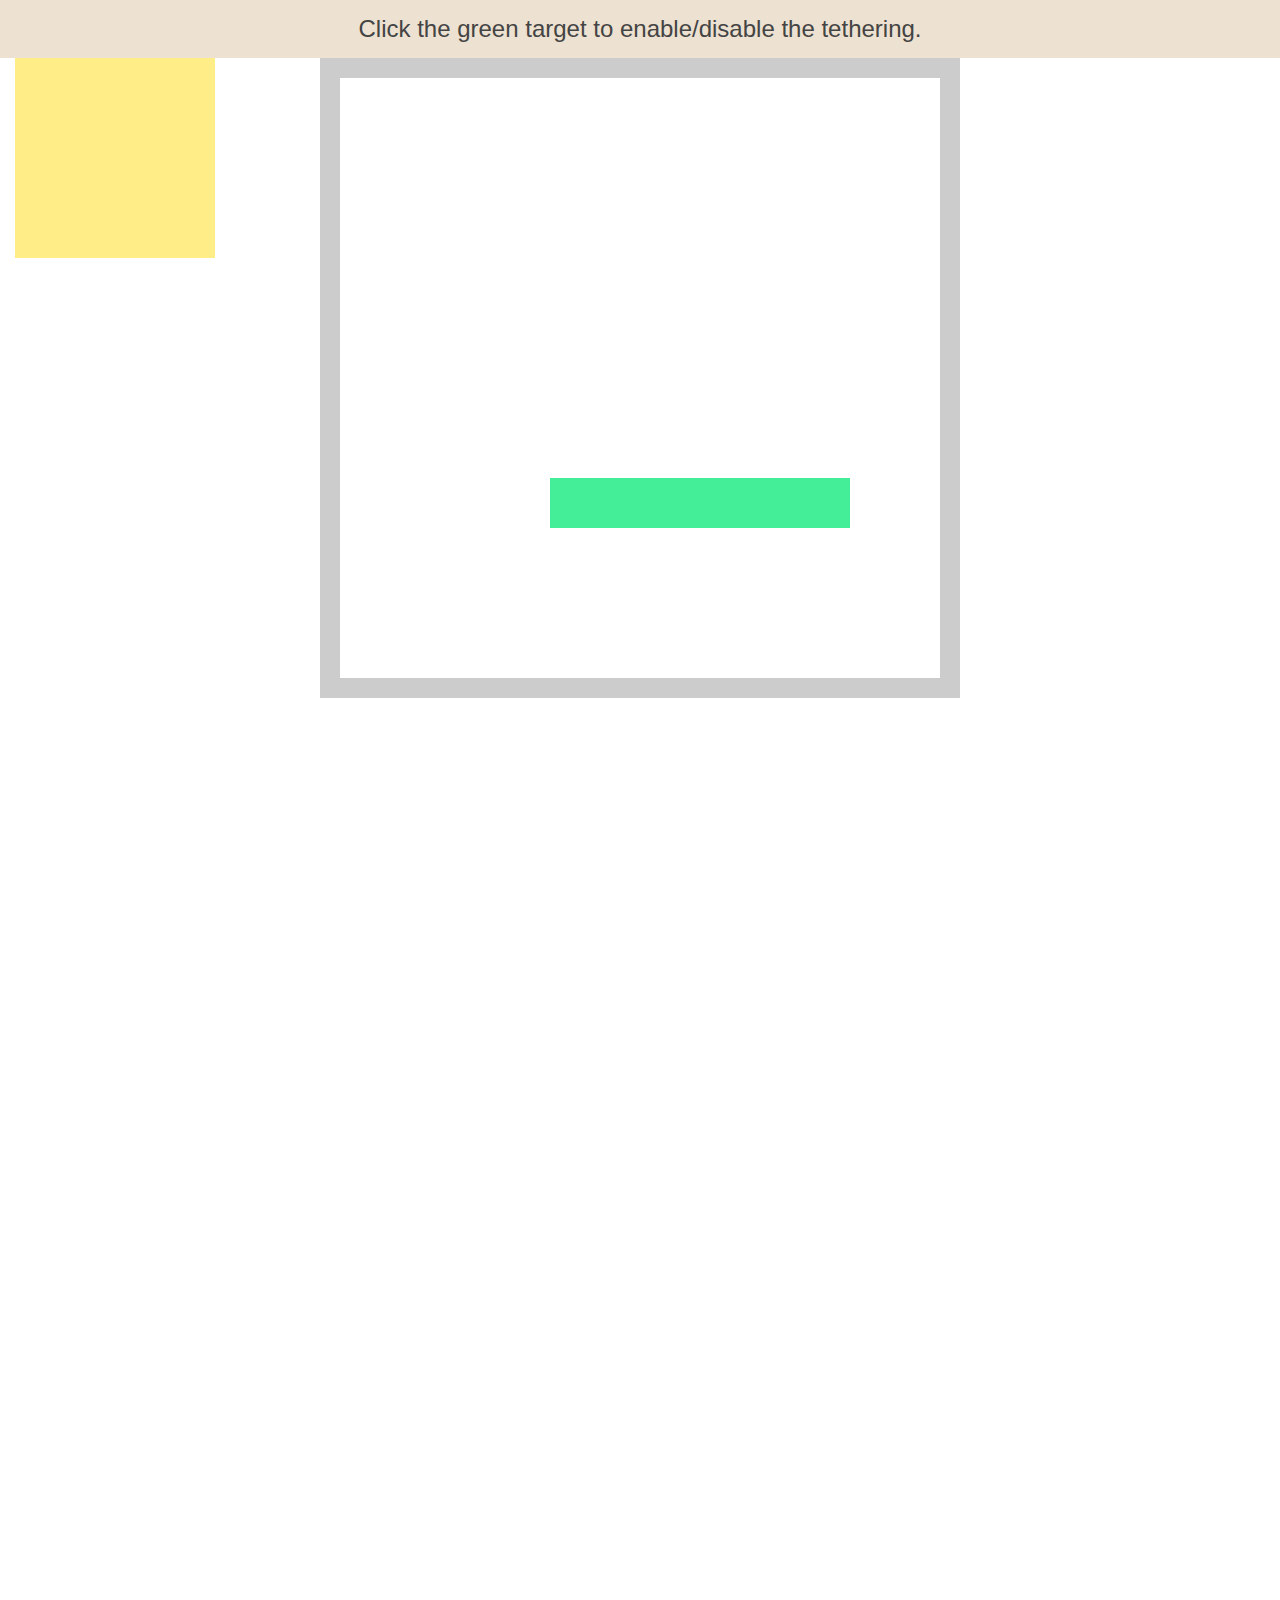
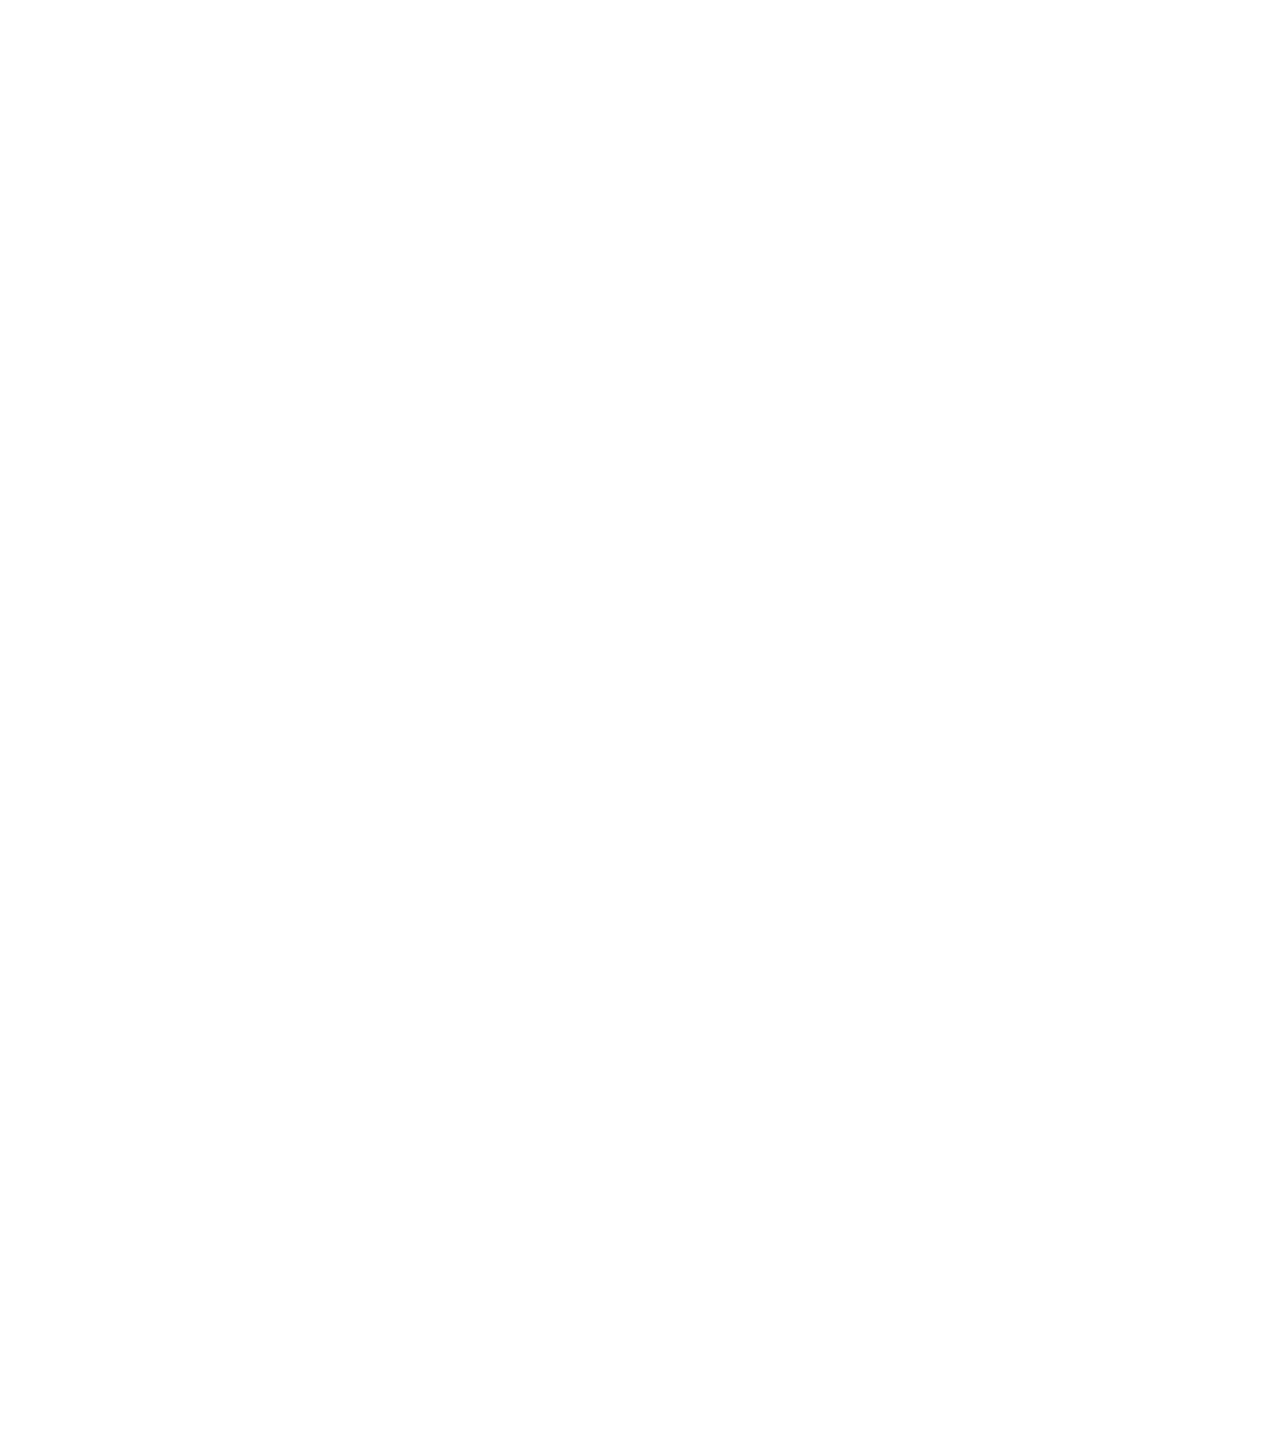
<file: src/main/resources/static/bower_components/tether/examples/enable-disable/index.html>
<!DOCTYPE html>
<html>
    <head>
        <meta charset="utf-8">
        <meta http-equiv="X-UA-Compatible" content="chrome=1">
        <meta name="viewport" content="width=device-width, initial-scale=1, user-scalable=no">
        <link rel="stylesheet" href="../resources/css/base.css" />
        <link rel="stylesheet" href="../common/css/style.css" />
    </head>
    <body>
        <div class="instructions">Click the green target to enable/disable the tethering.</div>

        <div class="element"></div>
        <div class="container">
            <div class="pad"></div>
            <div class="target"></div>
            <div class="pad"></div>
        </div>

        <script src="//github.hubspot.com/tether/dist/js/tether.js"></script>
        <script>
            var tether = new Tether({
                element: '.element',
                target: '.target',
                attachment: 'top left',
                targetAttachment: 'top right'
            });

            document.querySelector('.target').addEventListener('click', function(){
                if (tether.enabled)
                    tether.disable();
                else
                    tether.enable();
            });
        </script>
    </body>
</html>
</file>
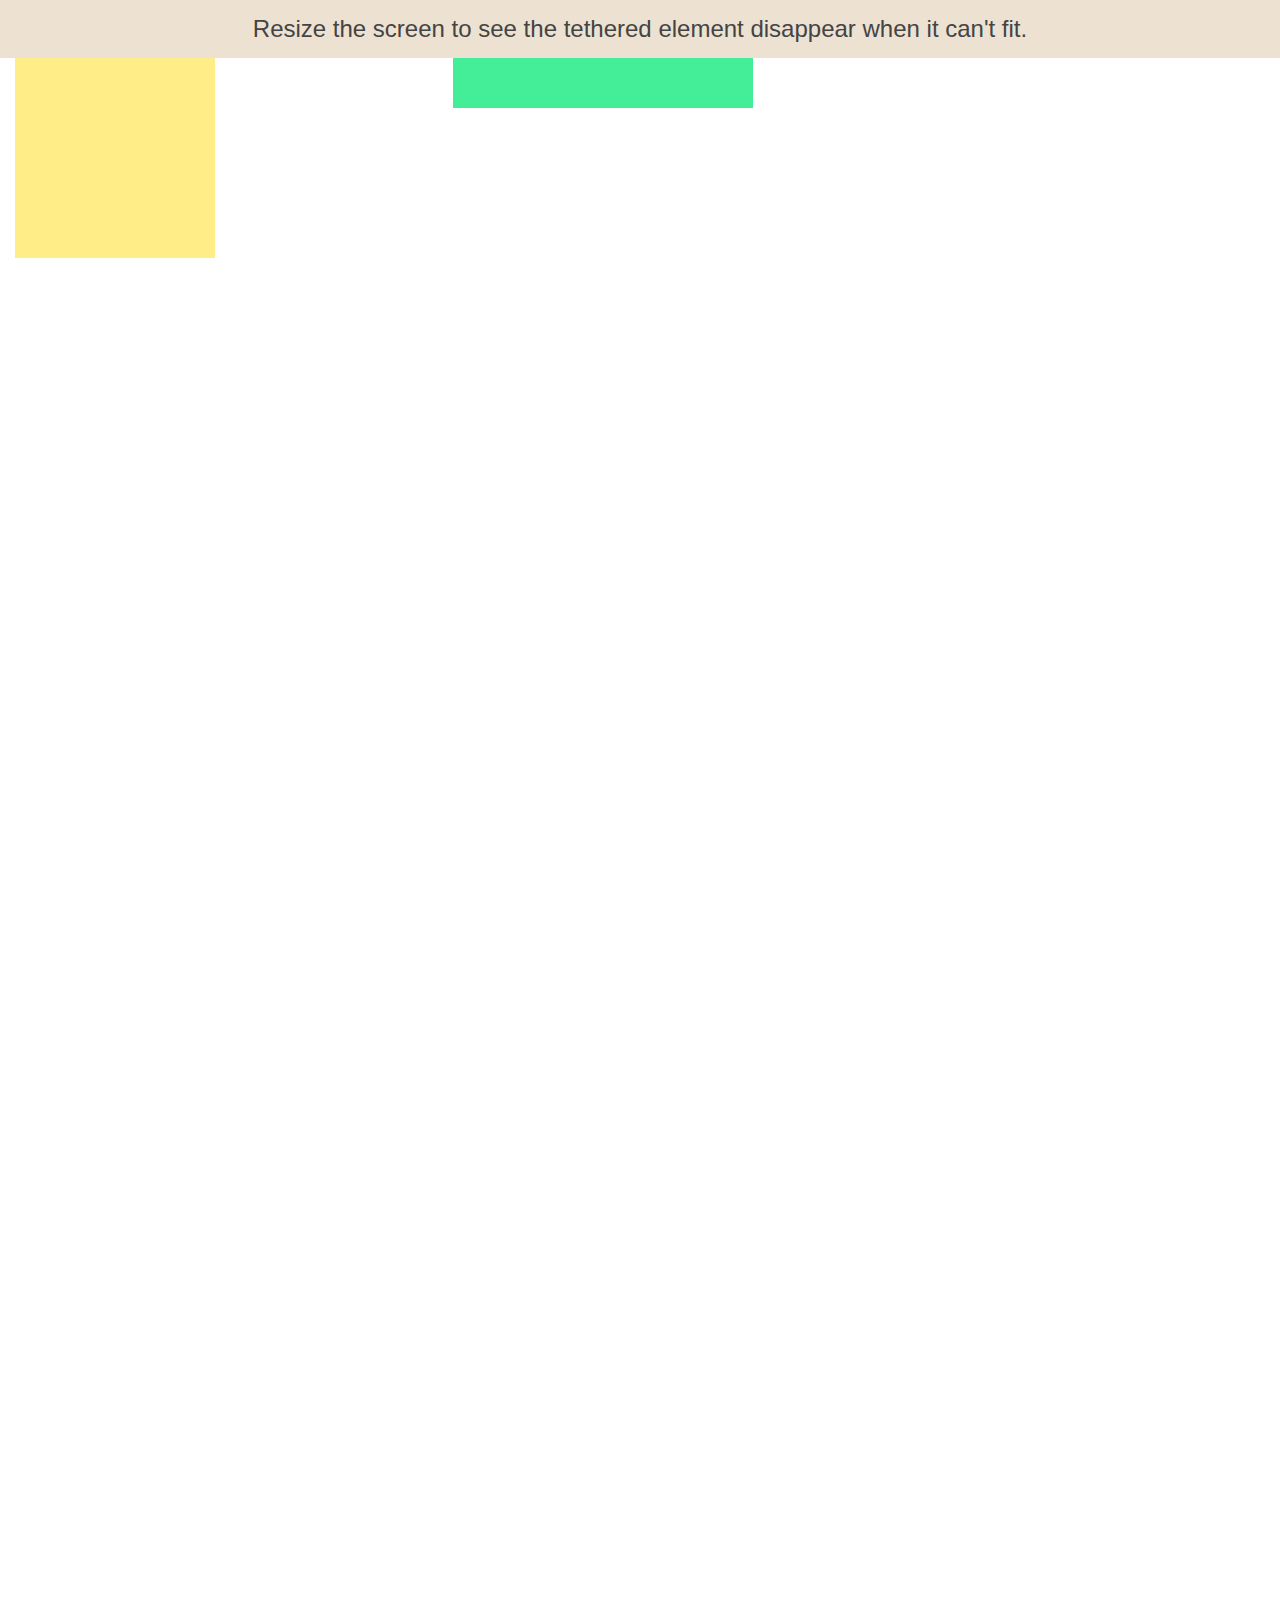
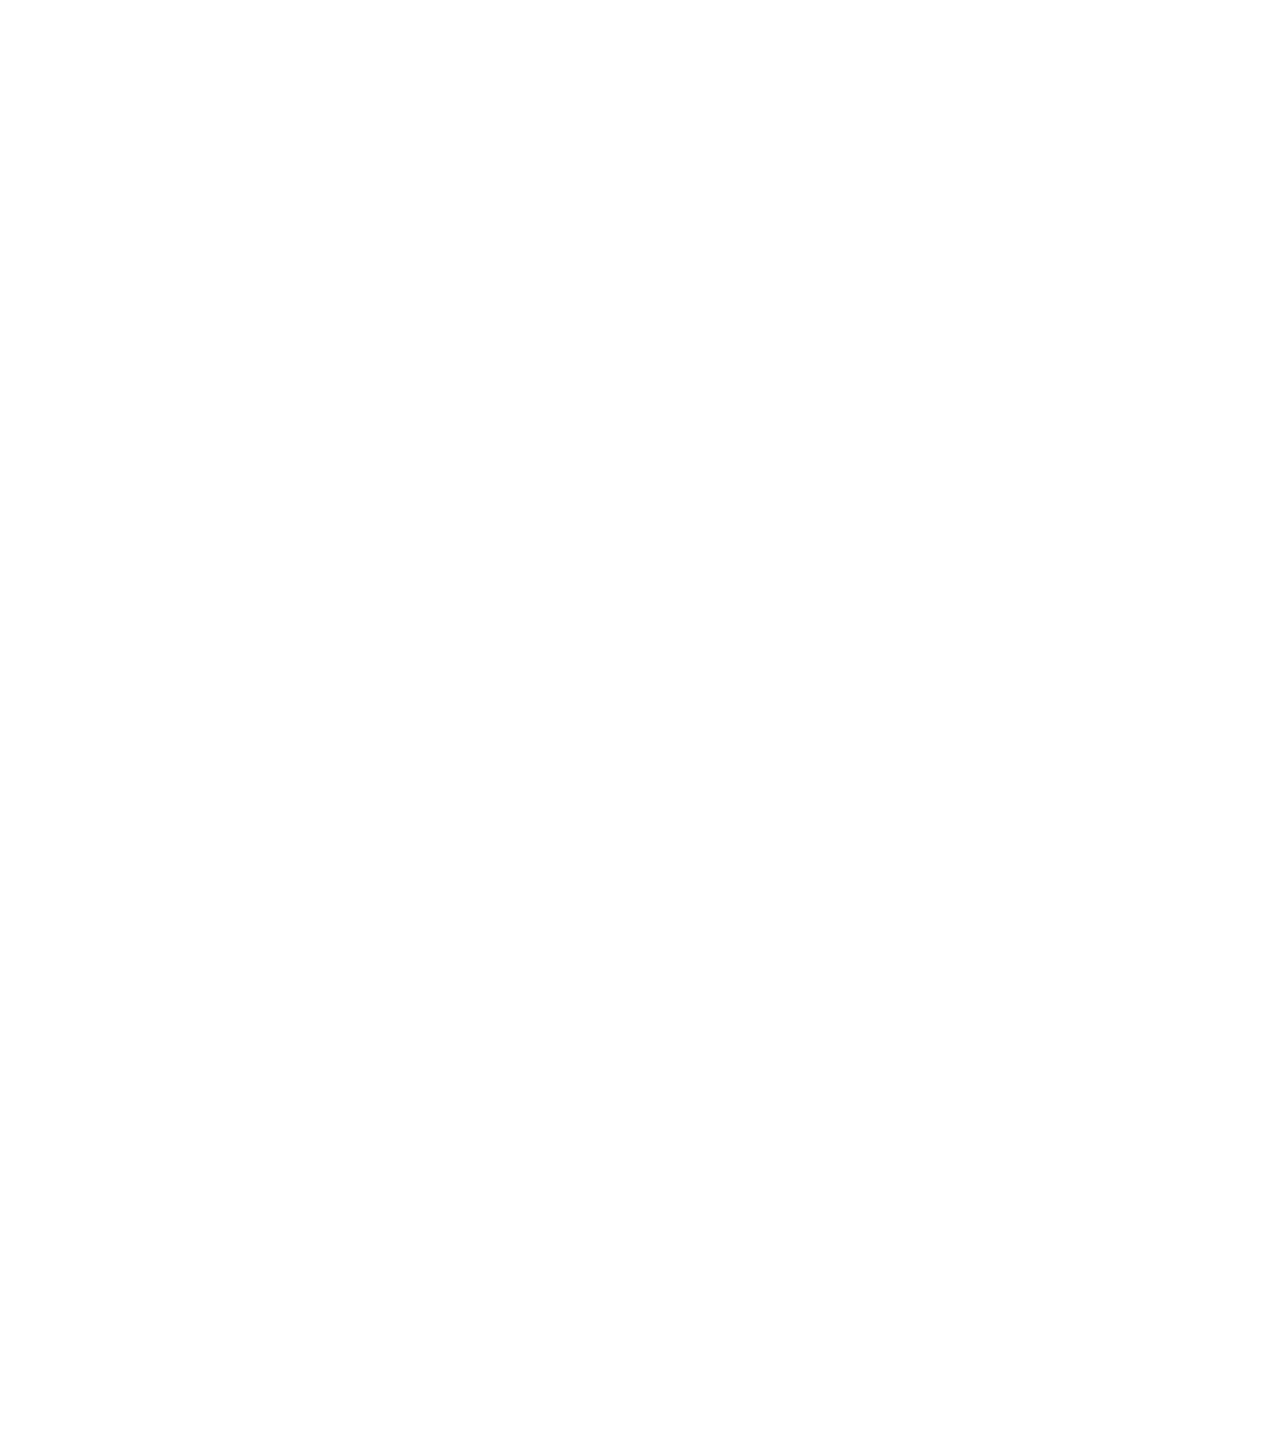
<file: src/main/resources/static/bower_components/tether/examples/out-of-bounds/index.html>
<!DOCTYPE html>
<html>
    <head>
        <meta charset="utf-8">
        <meta http-equiv="X-UA-Compatible" content="chrome=1">
        <meta name="viewport" content="width=device-width, initial-scale=1, user-scalable=no">
        <link rel="stylesheet" href="../resources/css/base.css" />
        <link rel="stylesheet" href="../common/css/style.css" />
        <style>
            .tether-element.tether-out-of-bounds {
                display: none;
            }
        </style>
    </head>
    <body>
        <div class="instructions">Resize the screen to see the tethered element disappear when it can't fit.</div>

        <div class="element"></div>
        <div class="target"></div>

        <script src="//github.hubspot.com/tether/dist/js/tether.js"></script>
        <script>
            var tether = new Tether({
                element: '.element',
                target: '.target',
                attachment: 'top left',
                targetAttachment: 'top right',
                constraints: [{
                    to: 'window',
                    attachment: 'together'
                }]
            });
            tether.on('update', function(event) {
                console.log(event);
            });
        </script>
    </body>
</html>
</file>
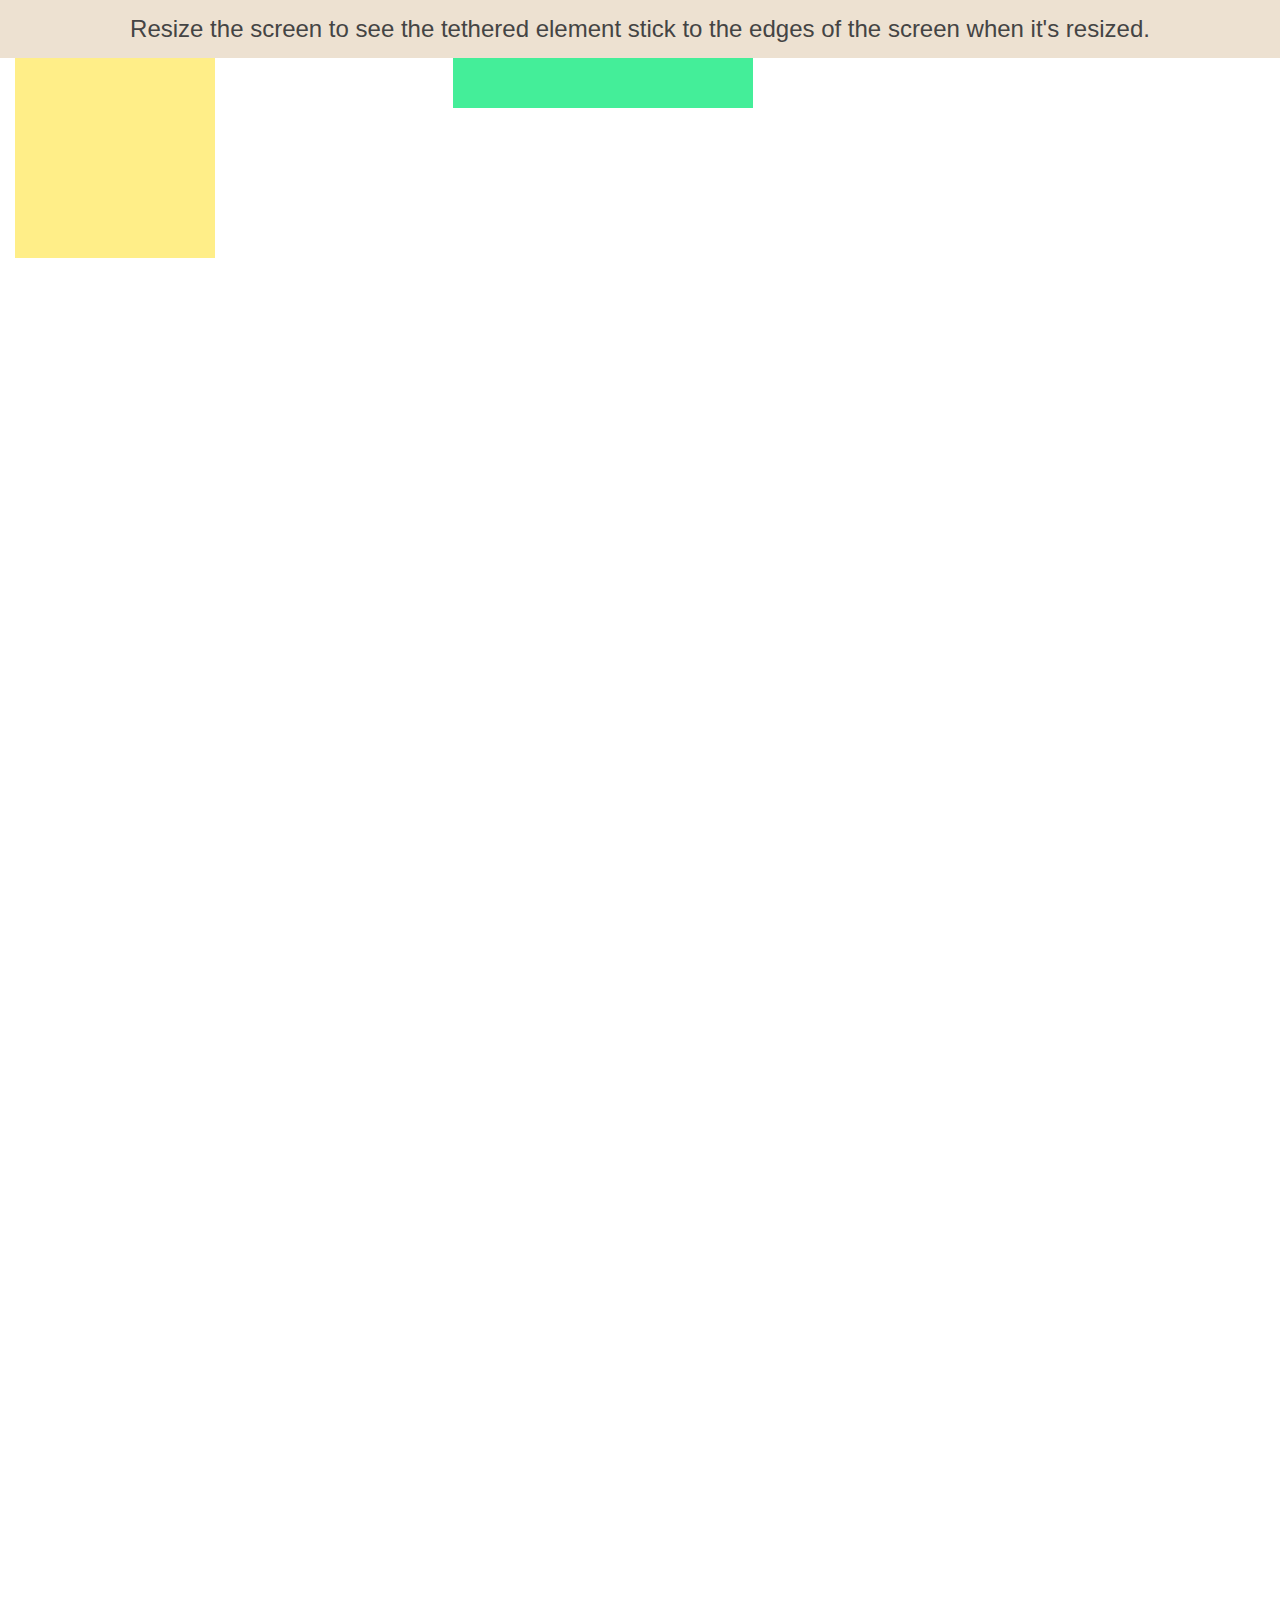
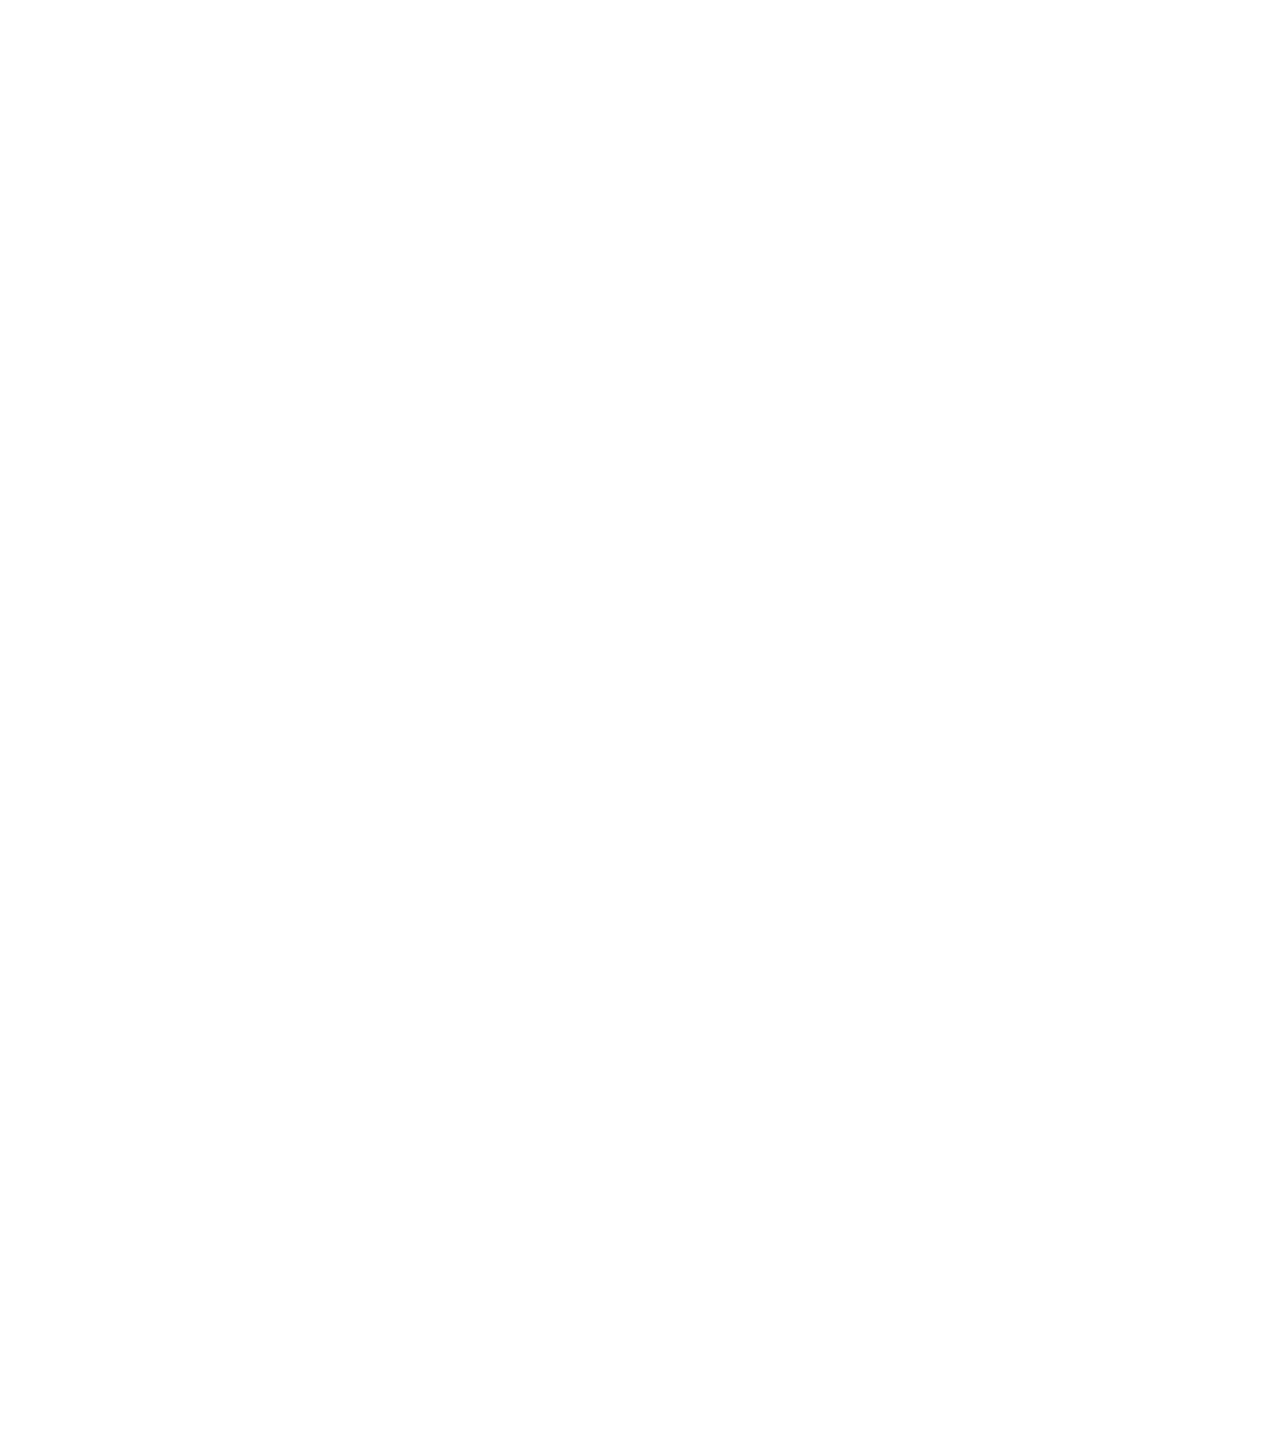
<file: src/main/resources/static/bower_components/tether/examples/pin/index.html>
<!DOCTYPE html>
<html>
    <head>
        <meta charset="utf-8">
        <meta http-equiv="X-UA-Compatible" content="chrome=1">
        <meta name="viewport" content="width=device-width, initial-scale=1, user-scalable=no">
        <link rel="stylesheet" href="../resources/css/base.css" />
        <link rel="stylesheet" href="../common/css/style.css" />
    </head>
    <body>
        <div class="instructions">Resize the screen to see the tethered element stick to the edges of the screen when it's resized.</div>

        <div class="element"></div>
        <div class="target"></div>

        <script src="//github.hubspot.com/tether/dist/js/tether.js"></script>
        <script>
            new Tether({
                element: '.element',
                target: '.target',
                attachment: 'top left',
                targetAttachment: 'top right',
                constraints: [{
                    to: 'window',
                    pin: true
                }]
            });
        </script>
    </body>
</html>
</file>
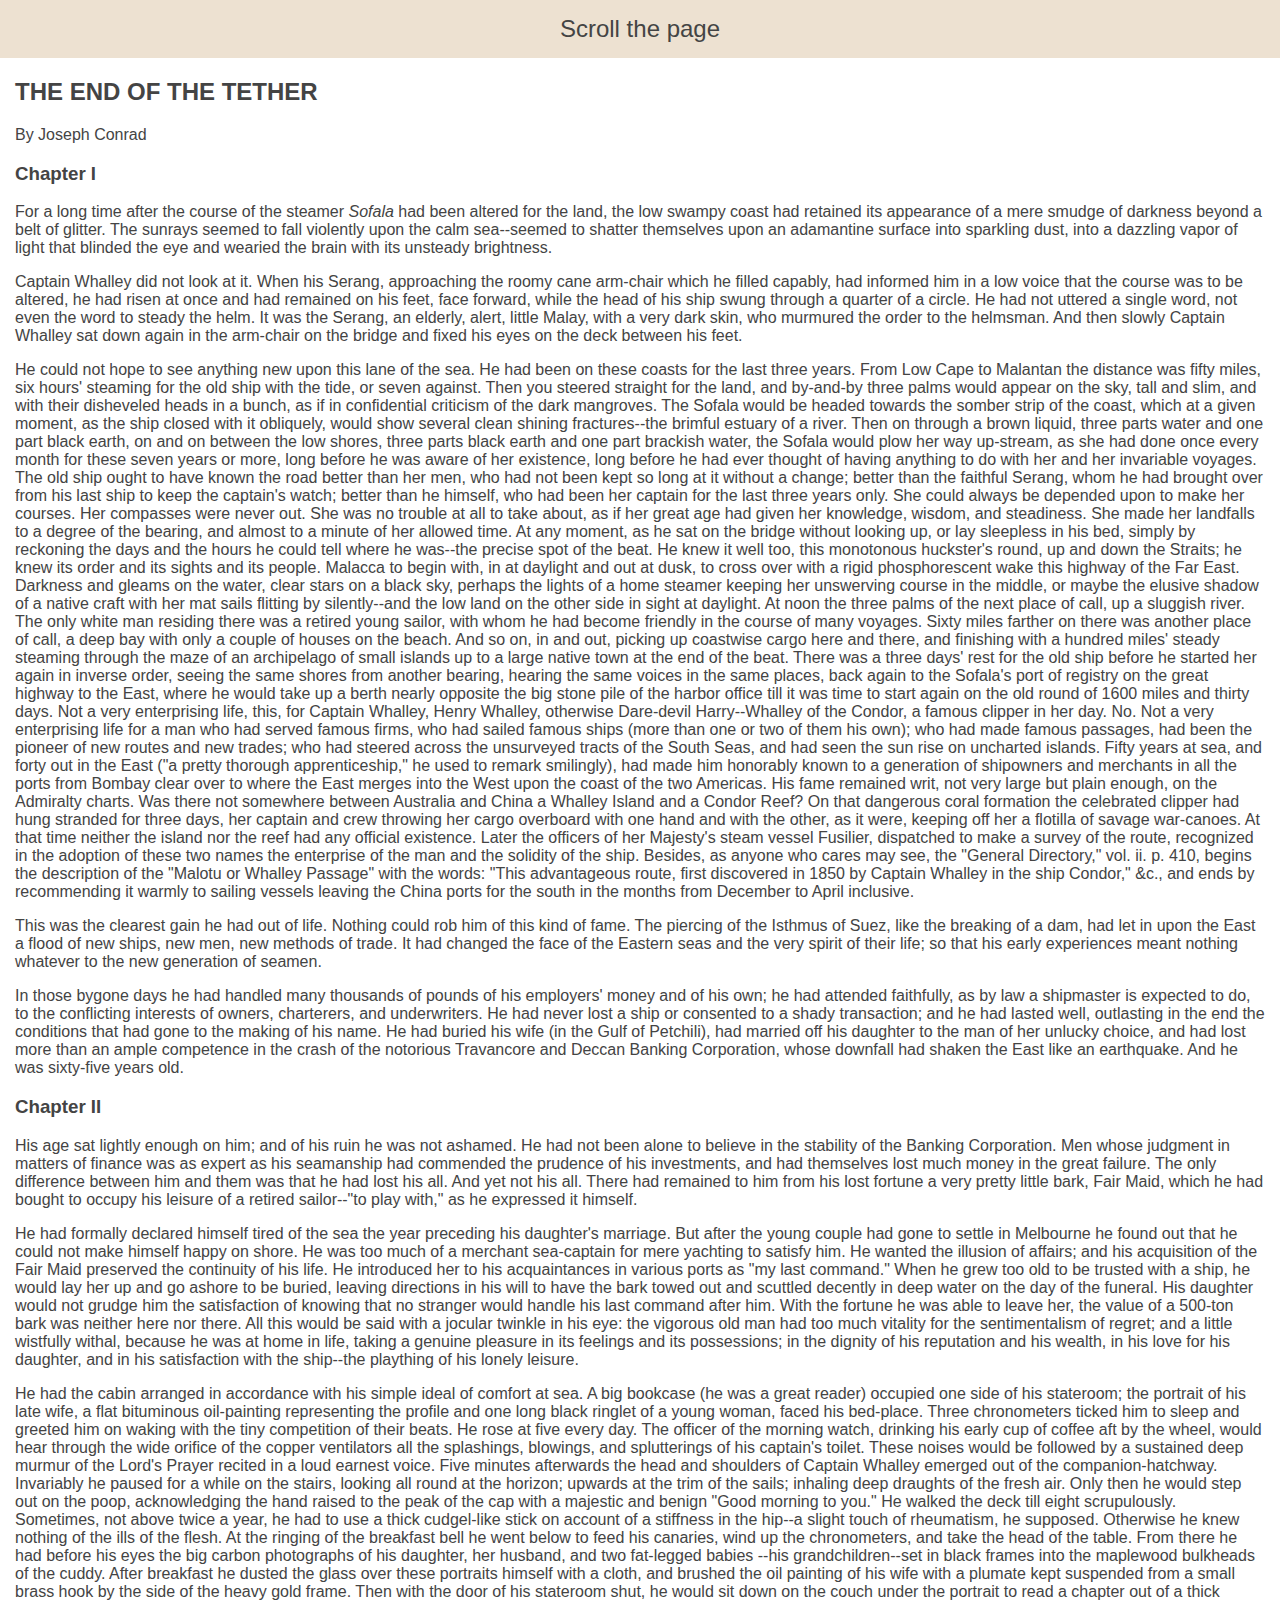
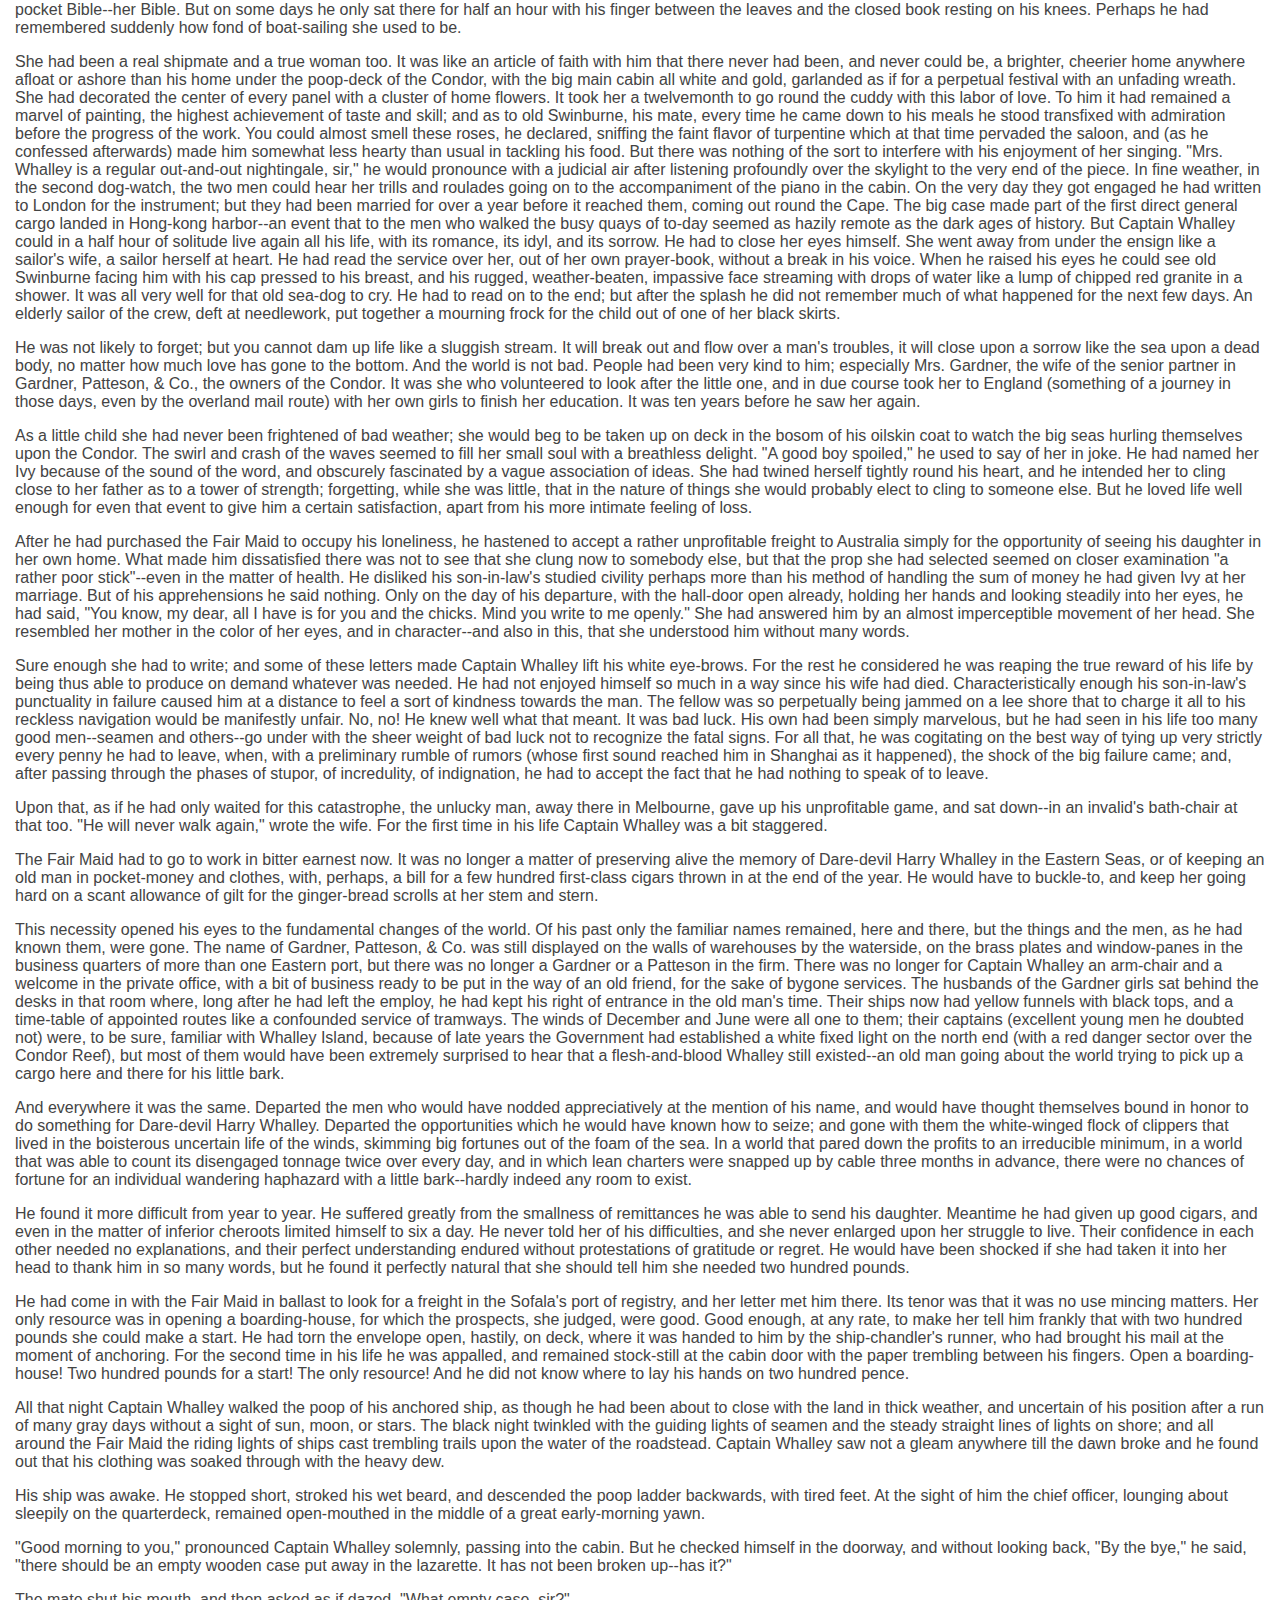
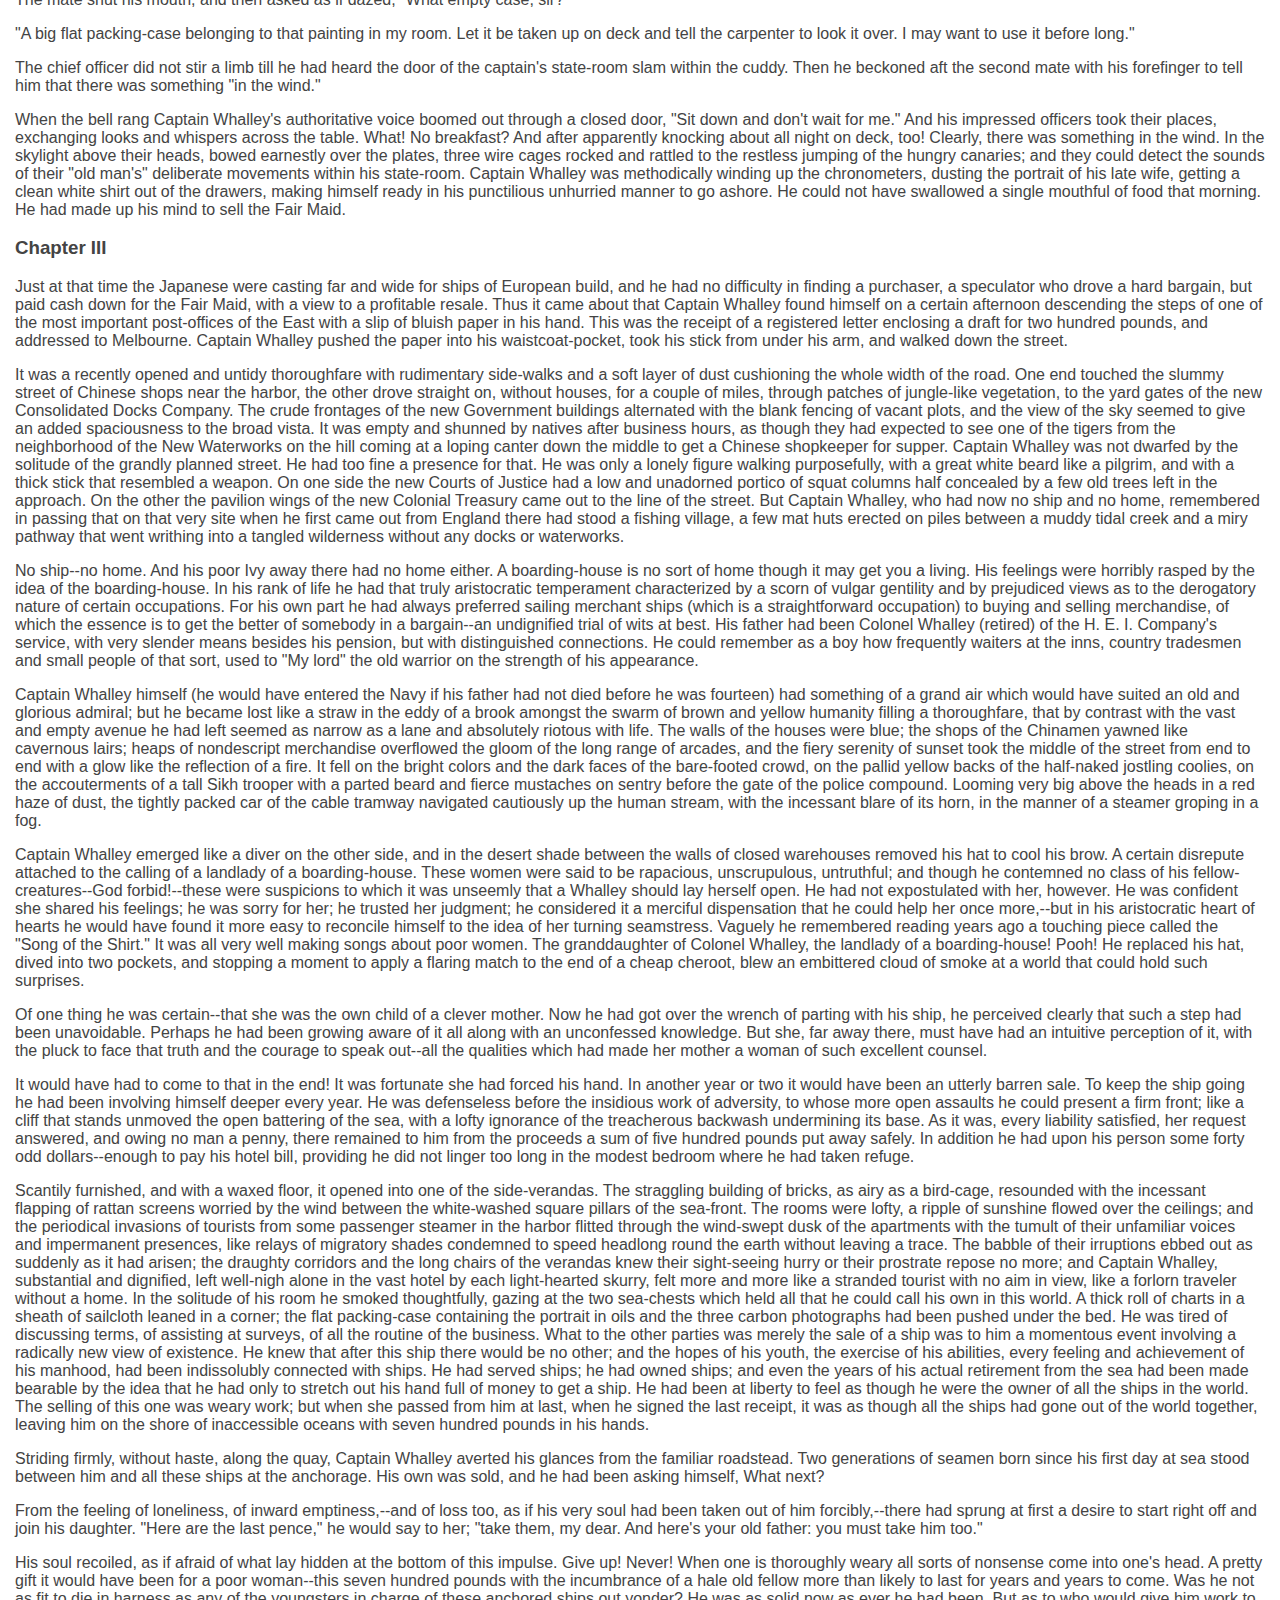
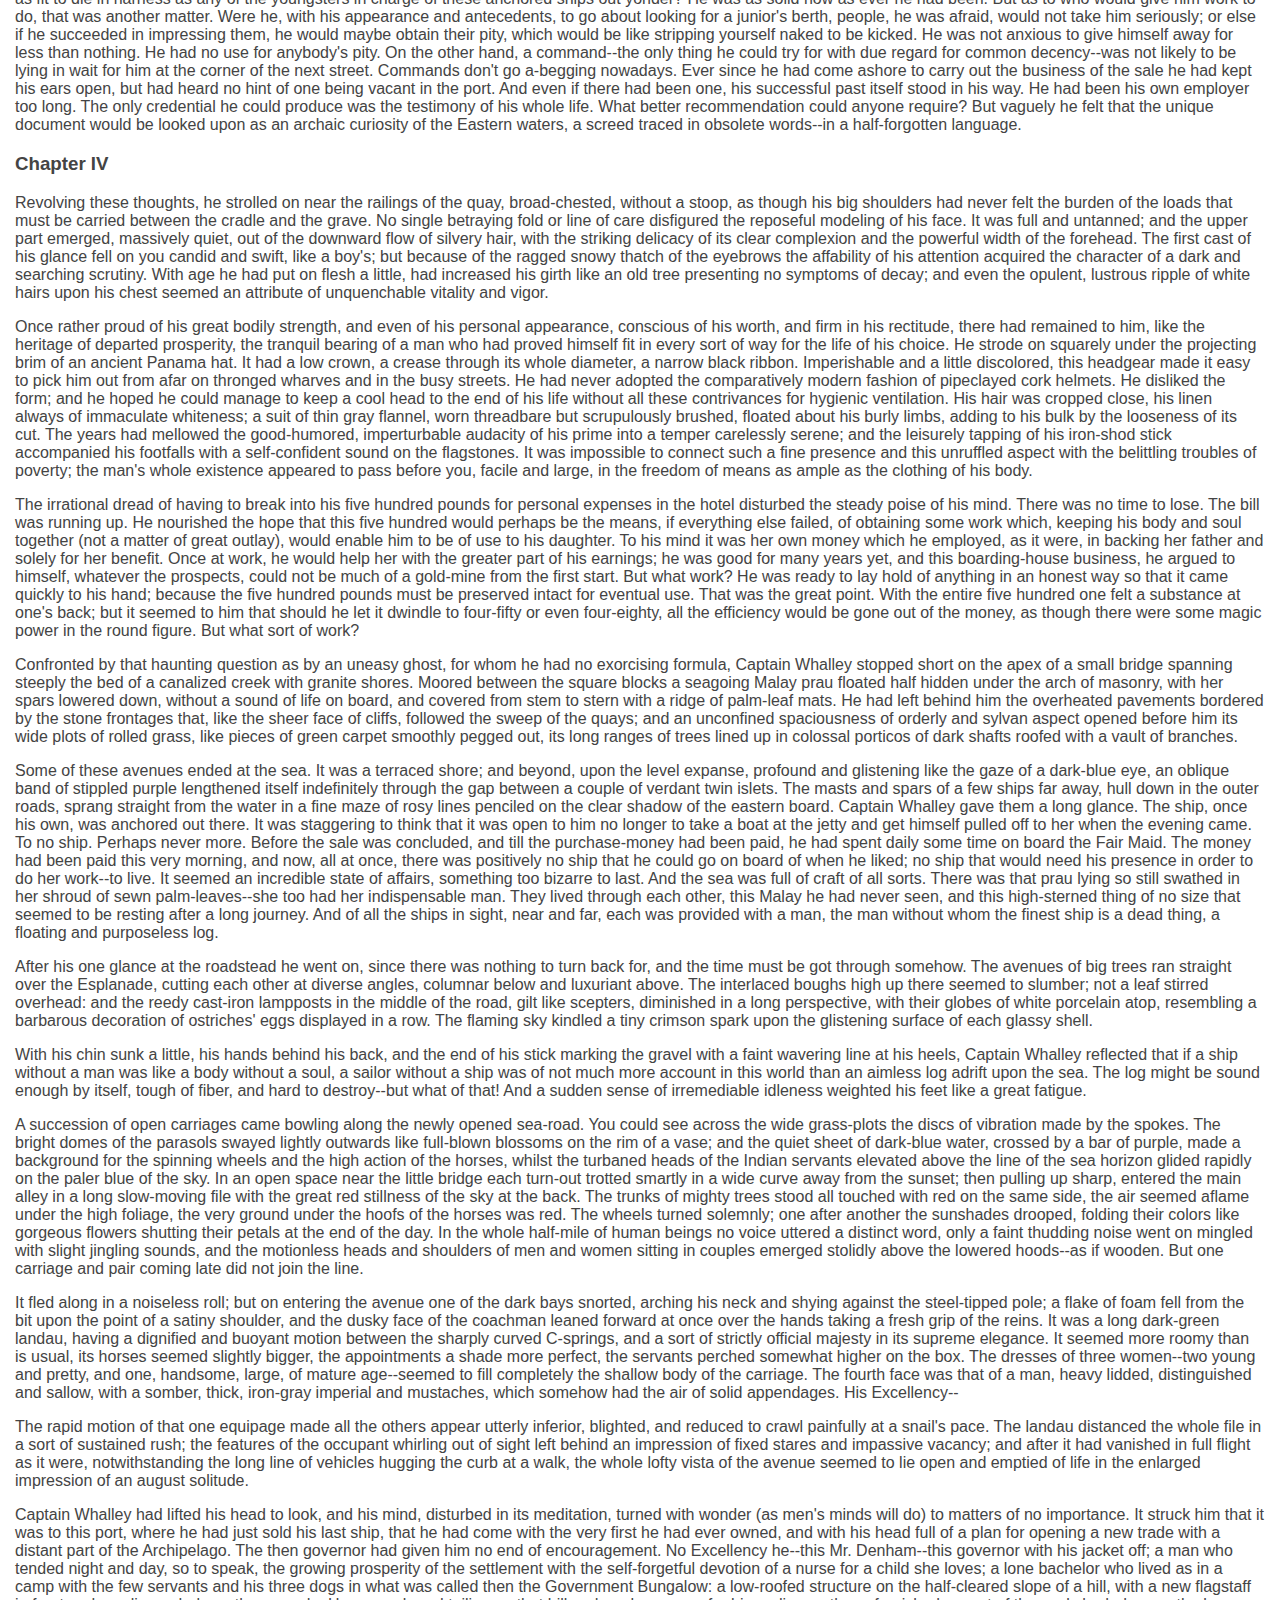
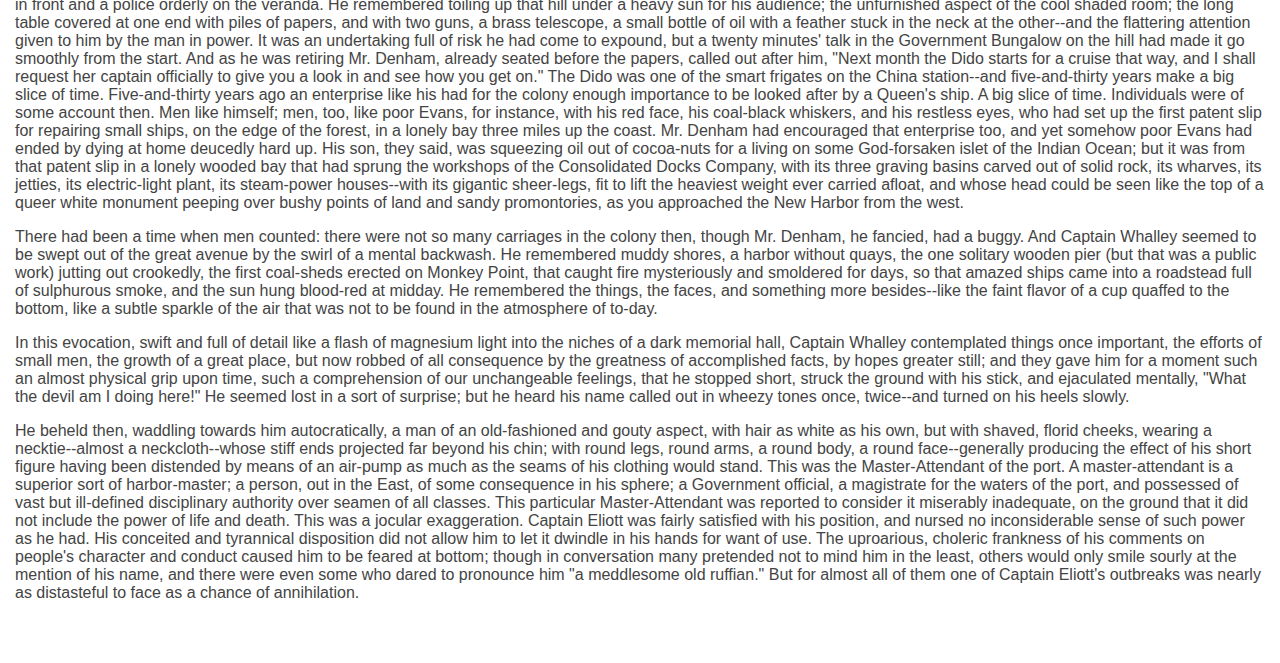
<file: src/main/resources/static/bower_components/tether/examples/scroll/index.html>
<!DOCTYPE html>
<html>
    <head>
        <link rel="stylesheet" href="../resources/css/base.css" />
        <link rel="stylesheet" href="../common/css/style.css" />
    </head>
    <body>

    <div class="instructions">Scroll the page</div>

    <h2>THE END OF THE TETHER</h2>

    <p>By Joseph Conrad</p>

    <h3>Chapter I</h3>

    <p>For a long time after the course of the steamer <em>Sofala</em> had been
    altered for the land, the low swampy coast had retained its appearance
    of a mere smudge of darkness beyond a belt of glitter. The sunrays
    seemed to fall violently upon the calm sea--seemed to shatter themselves
    upon an adamantine surface into sparkling dust, into a dazzling vapor
    of light that blinded the eye and wearied the brain with its unsteady
    brightness.</p>

    <p>Captain Whalley did not look at it. When his Serang, approaching the
    roomy cane arm-chair which he filled capably, had informed him in a low
    voice that the course was to be altered, he had risen at once and had
    remained on his feet, face forward, while the head of his ship swung
    through a quarter of a circle. He had not uttered a single word, not
    even the word to steady the helm. It was the Serang, an elderly, alert,
    little Malay, with a very dark skin, who murmured the order to the
    helmsman. And then slowly Captain Whalley sat down again in the
    arm-chair on the bridge and fixed his eyes on the deck between his feet.</p>

    <p>He could not hope to see anything new upon this lane of the sea. He had
    been on these coasts for the last three years. From Low Cape to Malantan
    the distance was fifty miles, six hours' steaming for the old ship with
    the tide, or seven against. Then you steered straight for the land, and
    by-and-by three palms would appear on the sky, tall and slim, and with
    their disheveled heads in a bunch, as if in confidential criticism of
    the dark mangroves. The Sofala would be headed towards the somber
    strip of the coast, which at a given moment, as the ship closed with
    it obliquely, would show several clean shining fractures--the brimful
    estuary of a river. Then on through a brown liquid, three parts water
    and one part black earth, on and on between the low shores, three parts
    black earth and one part brackish water, the Sofala would plow her way
    up-stream, as she had done once every month for these seven years or
    more, long before he was aware of her existence, long before he had ever
    thought of having anything to do with her and her invariable voyages.
    The old ship ought to have known the road better than her men, who had
    not been kept so long at it without a change; better than the faithful
    Serang, whom he had brought over from his last ship to keep the
    captain's watch; better than he himself, who had been her captain for
    the last three years only. She could always be depended upon to make her
    courses. Her compasses were never out. She was no trouble at all to
    take about, as if her great age had given her knowledge, wisdom, and
    steadiness. She made her landfalls to a degree of the bearing, and
    almost to a minute of her allowed time. At any moment, as he sat on
    the bridge without looking up, or lay sleepless in his bed, simply by
    reckoning the days and the hours he could tell where he was--the precise
    spot of the beat. He knew it well too, this monotonous huckster's
    round, up and down the Straits; he knew its order and its sights and its
    people. Malacca to begin with, in at daylight and out at dusk, to cross
    over with a rigid phosphorescent wake this highway of the Far East.
    Darkness and gleams on the water, clear stars on a black sky, perhaps
    the lights of a home steamer keeping her unswerving course in the
    middle, or maybe the elusive shadow of a native craft with her mat sails
    flitting by silently--and the low land on the other side in sight
    at daylight. At noon the three palms of the next place of call, up a
    sluggish river. The only white man residing there was a retired young
    sailor, with whom he had become friendly in the course of many voyages.
    Sixty miles farther on there was another place of call, a deep bay with
    only a couple of houses on the beach. And so on, in and out, picking
    up coastwise cargo here and there, and finishing with a hundred miles'
    steady steaming through the maze of an archipelago of small islands up
    to a large native town at the end of the beat. There was a three days'
    rest for the old ship before he started her again in inverse order,
    seeing the same shores from another bearing, hearing the same voices
    in the same places, back again to the Sofala's port of registry on
    the great highway to the East, where he would take up a berth nearly
    opposite the big stone pile of the harbor office till it was time to
    start again on the old round of 1600 miles and thirty days. Not a very
    enterprising life, this, for Captain Whalley, Henry Whalley, otherwise
    Dare-devil Harry--Whalley of the Condor, a famous clipper in her day.
    No. Not a very enterprising life for a man who had served famous firms,
    who had sailed famous ships (more than one or two of them his own); who
    had made famous passages, had been the pioneer of new routes and new
    trades; who had steered across the unsurveyed tracts of the South Seas,
    and had seen the sun rise on uncharted islands. Fifty years at sea, and
    forty out in the East ("a pretty thorough apprenticeship," he used
    to remark smilingly), had made him honorably known to a generation of
    shipowners and merchants in all the ports from Bombay clear over to
    where the East merges into the West upon the coast of the two Americas.
    His fame remained writ, not very large but plain enough, on the
    Admiralty charts. Was there not somewhere between Australia and China a
    Whalley Island and a Condor Reef? On that dangerous coral formation the
    celebrated clipper had hung stranded for three days, her captain and
    crew throwing her cargo overboard with one hand and with the other, as
    it were, keeping off her a flotilla of savage war-canoes. At that time
    neither the island nor the reef had any official existence. Later the
    officers of her Majesty's steam vessel Fusilier, dispatched to make a
    survey of the route, recognized in the adoption of these two names the
    enterprise of the man and the solidity of the ship. Besides, as anyone
    who cares may see, the "General Directory," vol. ii. p. 410, begins the
    description of the "Malotu or Whalley Passage" with the words: "This
    advantageous route, first discovered in 1850 by Captain Whalley in the
    ship Condor," &amp;c., and ends by recommending it warmly to sailing vessels
    leaving the China ports for the south in the months from December to
    April inclusive.</p>

    <p>This was the clearest gain he had out of life. Nothing could rob him
    of this kind of fame. The piercing of the Isthmus of Suez, like the
    breaking of a dam, had let in upon the East a flood of new ships, new
    men, new methods of trade. It had changed the face of the Eastern seas
    and the very spirit of their life; so that his early experiences meant
    nothing whatever to the new generation of seamen.</p>

    <p>In those bygone days he had handled many thousands of pounds of his
    employers' money and of his own; he had attended faithfully, as by law
    a shipmaster is expected to do, to the conflicting interests of owners,
    charterers, and underwriters. He had never lost a ship or consented to
    a shady transaction; and he had lasted well, outlasting in the end the
    conditions that had gone to the making of his name. He had buried his
    wife (in the Gulf of Petchili), had married off his daughter to the man
    of her unlucky choice, and had lost more than an ample competence in the
    crash of the notorious Travancore and Deccan Banking Corporation, whose
    downfall had shaken the East like an earthquake. And he was sixty-five
    years old.</p>

    <h3>Chapter II</h3>

    <p>His age sat lightly enough on him; and of his ruin he was not ashamed.
    He had not been alone to believe in the stability of the Banking
    Corporation. Men whose judgment in matters of finance was as expert as
    his seamanship had commended the prudence of his investments, and had
    themselves lost much money in the great failure. The only difference
    between him and them was that he had lost his all. And yet not his all.
    There had remained to him from his lost fortune a very pretty little
    bark, Fair Maid, which he had bought to occupy his leisure of a retired
    sailor--"to play with," as he expressed it himself.</p>

    <p>He had formally declared himself tired of the sea the year preceding his
    daughter's marriage. But after the young couple had gone to settle in
    Melbourne he found out that he could not make himself happy on shore. He
    was too much of a merchant sea-captain for mere yachting to satisfy him.
    He wanted the illusion of affairs; and his acquisition of the Fair
    Maid preserved the continuity of his life. He introduced her to his
    acquaintances in various ports as "my last command." When he grew too
    old to be trusted with a ship, he would lay her up and go ashore to be
    buried, leaving directions in his will to have the bark towed out and
    scuttled decently in deep water on the day of the funeral. His daughter
    would not grudge him the satisfaction of knowing that no stranger would
    handle his last command after him. With the fortune he was able to leave
    her, the value of a 500-ton bark was neither here nor there. All this
    would be said with a jocular twinkle in his eye: the vigorous old man
    had too much vitality for the sentimentalism of regret; and a little
    wistfully withal, because he was at home in life, taking a genuine
    pleasure in its feelings and its possessions; in the dignity of his
    reputation and his wealth, in his love for his daughter, and in his
    satisfaction with the ship--the plaything of his lonely leisure.</p>

    <p>He had the cabin arranged in accordance with his simple ideal of comfort
    at sea. A big bookcase (he was a great reader) occupied one side of his
    stateroom; the portrait of his late wife, a flat bituminous oil-painting
    representing the profile and one long black ringlet of a young woman,
    faced his bed-place. Three chronometers ticked him to sleep and greeted
    him on waking with the tiny competition of their beats. He rose at five
    every day. The officer of the morning watch, drinking his early cup
    of coffee aft by the wheel, would hear through the wide orifice of the
    copper ventilators all the splashings, blowings, and splutterings of
    his captain's toilet. These noises would be followed by a sustained
    deep murmur of the Lord's Prayer recited in a loud earnest voice. Five
    minutes afterwards the head and shoulders of Captain Whalley emerged
    out of the companion-hatchway. Invariably he paused for a while on the
    stairs, looking all round at the horizon; upwards at the trim of the
    sails; inhaling deep draughts of the fresh air. Only then he would step
    out on the poop, acknowledging the hand raised to the peak of the cap
    with a majestic and benign "Good morning to you." He walked the deck
    till eight scrupulously. Sometimes, not above twice a year, he had to
    use a thick cudgel-like stick on account of a stiffness in the hip--a
    slight touch of rheumatism, he supposed. Otherwise he knew nothing of
    the ills of the flesh. At the ringing of the breakfast bell he went
    below to feed his canaries, wind up the chronometers, and take the
    head of the table. From there he had before his eyes the big carbon
    photographs of his daughter, her husband, and two fat-legged babies
    --his grandchildren--set in black frames into the maplewood bulkheads
    of the cuddy. After breakfast he dusted the glass over these portraits
    himself with a cloth, and brushed the oil painting of his wife with a
    plumate kept suspended from a small brass hook by the side of the heavy
    gold frame. Then with the door of his stateroom shut, he would sit down
    on the couch under the portrait to read a chapter out of a thick pocket
    Bible--her Bible. But on some days he only sat there for half an hour
    with his finger between the leaves and the closed book resting on his
    knees. Perhaps he had remembered suddenly how fond of boat-sailing she
    used to be.</p>

    <p>She had been a real shipmate and a true woman too. It was like an
    article of faith with him that there never had been, and never could be,
    a brighter, cheerier home anywhere afloat or ashore than his home under
    the poop-deck of the Condor, with the big main cabin all white and gold,
    garlanded as if for a perpetual festival with an unfading wreath. She
    had decorated the center of every panel with a cluster of home flowers.
    It took her a twelvemonth to go round the cuddy with this labor of love.
    To him it had remained a marvel of painting, the highest achievement of
    taste and skill; and as to old Swinburne, his mate, every time he
    came down to his meals he stood transfixed with admiration before the
    progress of the work. You could almost smell these roses, he declared,
    sniffing the faint flavor of turpentine which at that time pervaded the
    saloon, and (as he confessed afterwards) made him somewhat less hearty
    than usual in tackling his food. But there was nothing of the sort to
    interfere with his enjoyment of her singing. "Mrs. Whalley is a regular
    out-and-out nightingale, sir," he would pronounce with a judicial air
    after listening profoundly over the skylight to the very end of the
    piece. In fine weather, in the second dog-watch, the two men could hear
    her trills and roulades going on to the accompaniment of the piano in
    the cabin. On the very day they got engaged he had written to London
    for the instrument; but they had been married for over a year before it
    reached them, coming out round the Cape. The big case made part of the
    first direct general cargo landed in Hong-kong harbor--an event that to
    the men who walked the busy quays of to-day seemed as hazily remote as
    the dark ages of history. But Captain Whalley could in a half hour of
    solitude live again all his life, with its romance, its idyl, and its
    sorrow. He had to close her eyes himself. She went away from under the
    ensign like a sailor's wife, a sailor herself at heart. He had read
    the service over her, out of her own prayer-book, without a break in his
    voice. When he raised his eyes he could see old Swinburne facing him
    with his cap pressed to his breast, and his rugged, weather-beaten,
    impassive face streaming with drops of water like a lump of chipped red
    granite in a shower. It was all very well for that old sea-dog to cry.
    He had to read on to the end; but after the splash he did not remember
    much of what happened for the next few days. An elderly sailor of the
    crew, deft at needlework, put together a mourning frock for the child
    out of one of her black skirts.</p>

    <p>He was not likely to forget; but you cannot dam up life like a sluggish
    stream. It will break out and flow over a man's troubles, it will close
    upon a sorrow like the sea upon a dead body, no matter how much love has
    gone to the bottom. And the world is not bad. People had been very
    kind to him; especially Mrs. Gardner, the wife of the senior partner
    in Gardner, Patteson, &amp; Co., the owners of the Condor. It was she who
    volunteered to look after the little one, and in due course took her to
    England (something of a journey in those days, even by the overland
    mail route) with her own girls to finish her education. It was ten years
    before he saw her again.</p>

    <p>As a little child she had never been frightened of bad weather; she
    would beg to be taken up on deck in the bosom of his oilskin coat to
    watch the big seas hurling themselves upon the Condor. The swirl and
    crash of the waves seemed to fill her small soul with a breathless
    delight. "A good boy spoiled," he used to say of her in joke. He had
    named her Ivy because of the sound of the word, and obscurely fascinated
    by a vague association of ideas. She had twined herself tightly round
    his heart, and he intended her to cling close to her father as to a
    tower of strength; forgetting, while she was little, that in the nature
    of things she would probably elect to cling to someone else. But
    he loved life well enough for even that event to give him a certain
    satisfaction, apart from his more intimate feeling of loss.</p>

    <p>After he had purchased the Fair Maid to occupy his loneliness, he
    hastened to accept a rather unprofitable freight to Australia simply for
    the opportunity of seeing his daughter in her own home. What made him
    dissatisfied there was not to see that she clung now to somebody else,
    but that the prop she had selected seemed on closer examination "a
    rather poor stick"--even in the matter of health. He disliked his
    son-in-law's studied civility perhaps more than his method of
    handling the sum of money he had given Ivy at her marriage. But of his
    apprehensions he said nothing. Only on the day of his departure, with
    the hall-door open already, holding her hands and looking steadily into
    her eyes, he had said, "You know, my dear, all I have is for you and the
    chicks. Mind you write to me openly." She had answered him by an almost
    imperceptible movement of her head. She resembled her mother in
    the color of her eyes, and in character--and also in this, that she
    understood him without many words.</p>

    <p>Sure enough she had to write; and some of these letters made Captain
    Whalley lift his white eye-brows. For the rest he considered he was
    reaping the true reward of his life by being thus able to produce on
    demand whatever was needed. He had not enjoyed himself so much in a
    way since his wife had died. Characteristically enough his son-in-law's
    punctuality in failure caused him at a distance to feel a sort of
    kindness towards the man. The fellow was so perpetually being jammed on
    a lee shore that to charge it all to his reckless navigation would be
    manifestly unfair. No, no! He knew well what that meant. It was bad
    luck. His own had been simply marvelous, but he had seen in his life too
    many good men--seamen and others--go under with the sheer weight of bad
    luck not to recognize the fatal signs. For all that, he was cogitating
    on the best way of tying up very strictly every penny he had to leave,
    when, with a preliminary rumble of rumors (whose first sound reached
    him in Shanghai as it happened), the shock of the big failure came;
    and, after passing through the phases of stupor, of incredulity, of
    indignation, he had to accept the fact that he had nothing to speak of
    to leave.</p>

    <p>Upon that, as if he had only waited for this catastrophe, the unlucky
    man, away there in Melbourne, gave up his unprofitable game, and sat
    down--in an invalid's bath-chair at that too. "He will never walk
    again," wrote the wife. For the first time in his life Captain Whalley
    was a bit staggered.</p>

    <p>The Fair Maid had to go to work in bitter earnest now. It was no longer
    a matter of preserving alive the memory of Dare-devil Harry Whalley in
    the Eastern Seas, or of keeping an old man in pocket-money and clothes,
    with, perhaps, a bill for a few hundred first-class cigars thrown in at
    the end of the year. He would have to buckle-to, and keep her going hard
    on a scant allowance of gilt for the ginger-bread scrolls at her stem
    and stern.</p>

    <p>This necessity opened his eyes to the fundamental changes of the world.
    Of his past only the familiar names remained, here and there, but
    the things and the men, as he had known them, were gone. The name of
    Gardner, Patteson, &amp; Co. was still displayed on the walls of warehouses
    by the waterside, on the brass plates and window-panes in the business
    quarters of more than one Eastern port, but there was no longer a
    Gardner or a Patteson in the firm. There was no longer for Captain
    Whalley an arm-chair and a welcome in the private office, with a bit of
    business ready to be put in the way of an old friend, for the sake of
    bygone services. The husbands of the Gardner girls sat behind the desks
    in that room where, long after he had left the employ, he had kept his
    right of entrance in the old man's time. Their ships now had yellow
    funnels with black tops, and a time-table of appointed routes like a
    confounded service of tramways. The winds of December and June were all
    one to them; their captains (excellent young men he doubted not) were,
    to be sure, familiar with Whalley Island, because of late years the
    Government had established a white fixed light on the north end (with
    a red danger sector over the Condor Reef), but most of them would have
    been extremely surprised to hear that a flesh-and-blood Whalley still
    existed--an old man going about the world trying to pick up a cargo here
    and there for his little bark.</p>

    <p>And everywhere it was the same. Departed the men who would have nodded
    appreciatively at the mention of his name, and would have thought
    themselves bound in honor to do something for Dare-devil Harry Whalley.
    Departed the opportunities which he would have known how to seize; and
    gone with them the white-winged flock of clippers that lived in the
    boisterous uncertain life of the winds, skimming big fortunes out of
    the foam of the sea. In a world that pared down the profits to an
    irreducible minimum, in a world that was able to count its disengaged
    tonnage twice over every day, and in which lean charters were snapped up
    by cable three months in advance, there were no chances of fortune for
    an individual wandering haphazard with a little bark--hardly indeed any
    room to exist.</p>

    <p>He found it more difficult from year to year. He suffered greatly from
    the smallness of remittances he was able to send his daughter. Meantime
    he had given up good cigars, and even in the matter of inferior cheroots
    limited himself to six a day. He never told her of his difficulties, and
    she never enlarged upon her struggle to live. Their confidence in each
    other needed no explanations, and their perfect understanding endured
    without protestations of gratitude or regret. He would have been shocked
    if she had taken it into her head to thank him in so many words, but
    he found it perfectly natural that she should tell him she needed two
    hundred pounds.</p>

    <p>He had come in with the Fair Maid in ballast to look for a freight in
    the Sofala's port of registry, and her letter met him there. Its tenor
    was that it was no use mincing matters. Her only resource was in opening
    a boarding-house, for which the prospects, she judged, were good. Good
    enough, at any rate, to make her tell him frankly that with two hundred
    pounds she could make a start. He had torn the envelope open, hastily,
    on deck, where it was handed to him by the ship-chandler's runner, who
    had brought his mail at the moment of anchoring. For the second time
    in his life he was appalled, and remained stock-still at the cabin door
    with the paper trembling between his fingers. Open a boarding-house! Two
    hundred pounds for a start! The only resource! And he did not know where
    to lay his hands on two hundred pence.</p>

    <p>All that night Captain Whalley walked the poop of his anchored ship, as
    though he had been about to close with the land in thick weather, and
    uncertain of his position after a run of many gray days without a sight
    of sun, moon, or stars. The black night twinkled with the guiding lights
    of seamen and the steady straight lines of lights on shore; and all
    around the Fair Maid the riding lights of ships cast trembling trails
    upon the water of the roadstead. Captain Whalley saw not a gleam
    anywhere till the dawn broke and he found out that his clothing was
    soaked through with the heavy dew.</p>

    <p>His ship was awake. He stopped short, stroked his wet beard, and
    descended the poop ladder backwards, with tired feet. At the sight
    of him the chief officer, lounging about sleepily on the quarterdeck,
    remained open-mouthed in the middle of a great early-morning yawn.</p>

    <p>"Good morning to you," pronounced Captain Whalley solemnly, passing into
    the cabin. But he checked himself in the doorway, and without looking
    back, "By the bye," he said, "there should be an empty wooden case put
    away in the lazarette. It has not been broken up--has it?"</p>

    <p>The mate shut his mouth, and then asked as if dazed, "What empty case,
    sir?"</p>

    <p>"A big flat packing-case belonging to that painting in my room. Let it
    be taken up on deck and tell the carpenter to look it over. I may want
    to use it before long."</p>

    <p>The chief officer did not stir a limb till he had heard the door of the
    captain's state-room slam within the cuddy. Then he beckoned aft the
    second mate with his forefinger to tell him that there was something "in
    the wind."</p>

    <p>When the bell rang Captain Whalley's authoritative voice boomed out
    through a closed door, "Sit down and don't wait for me." And his
    impressed officers took their places, exchanging looks and whispers
    across the table. What! No breakfast? And after apparently knocking
    about all night on deck, too! Clearly, there was something in the wind.
    In the skylight above their heads, bowed earnestly over the plates,
    three wire cages rocked and rattled to the restless jumping of the
    hungry canaries; and they could detect the sounds of their "old
    man's" deliberate movements within his state-room. Captain Whalley was
    methodically winding up the chronometers, dusting the portrait of
    his late wife, getting a clean white shirt out of the drawers, making
    himself ready in his punctilious unhurried manner to go ashore. He could
    not have swallowed a single mouthful of food that morning. He had made
    up his mind to sell the Fair Maid.</p>

    <h3>Chapter III</h3>

    <p>Just at that time the Japanese were casting far and wide for ships
    of European build, and he had no difficulty in finding a purchaser, a
    speculator who drove a hard bargain, but paid cash down for the Fair
    Maid, with a view to a profitable resale. Thus it came about that
    Captain Whalley found himself on a certain afternoon descending the
    steps of one of the most important post-offices of the East with a slip
    of bluish paper in his hand. This was the receipt of a registered letter
    enclosing a draft for two hundred pounds, and addressed to Melbourne.
    Captain Whalley pushed the paper into his waistcoat-pocket, took his
    stick from under his arm, and walked down the street.</p>

    <p>It was a recently opened and untidy thoroughfare with rudimentary
    side-walks and a soft layer of dust cushioning the whole width of
    the road. One end touched the slummy street of Chinese shops near the
    harbor, the other drove straight on, without houses, for a couple of
    miles, through patches of jungle-like vegetation, to the yard gates
    of the new Consolidated Docks Company. The crude frontages of the new
    Government buildings alternated with the blank fencing of vacant plots,
    and the view of the sky seemed to give an added spaciousness to the
    broad vista. It was empty and shunned by natives after business
    hours, as though they had expected to see one of the tigers from the
    neighborhood of the New Waterworks on the hill coming at a loping canter
    down the middle to get a Chinese shopkeeper for supper. Captain Whalley
    was not dwarfed by the solitude of the grandly planned street. He
    had too fine a presence for that. He was only a lonely figure walking
    purposefully, with a great white beard like a pilgrim, and with a thick
    stick that resembled a weapon. On one side the new Courts of Justice had
    a low and unadorned portico of squat columns half concealed by a few old
    trees left in the approach. On the other the pavilion wings of the
    new Colonial Treasury came out to the line of the street. But Captain
    Whalley, who had now no ship and no home, remembered in passing that
    on that very site when he first came out from England there had stood a
    fishing village, a few mat huts erected on piles between a muddy tidal
    creek and a miry pathway that went writhing into a tangled wilderness
    without any docks or waterworks.</p>

    <p>No ship--no home. And his poor Ivy away there had no home either. A
    boarding-house is no sort of home though it may get you a living. His
    feelings were horribly rasped by the idea of the boarding-house. In his
    rank of life he had that truly aristocratic temperament characterized by
    a scorn of vulgar gentility and by prejudiced views as to the derogatory
    nature of certain occupations. For his own part he had always preferred
    sailing merchant ships (which is a straightforward occupation) to buying
    and selling merchandise, of which the essence is to get the better of
    somebody in a bargain--an undignified trial of wits at best. His father
    had been Colonel Whalley (retired) of the H. E. I. Company's service,
    with very slender means besides his pension, but with distinguished
    connections. He could remember as a boy how frequently waiters at the
    inns, country tradesmen and small people of that sort, used to "My lord"
    the old warrior on the strength of his appearance.</p>

    <p>Captain Whalley himself (he would have entered the Navy if his father
    had not died before he was fourteen) had something of a grand air which
    would have suited an old and glorious admiral; but he became lost like
    a straw in the eddy of a brook amongst the swarm of brown and yellow
    humanity filling a thoroughfare, that by contrast with the vast and
    empty avenue he had left seemed as narrow as a lane and absolutely
    riotous with life. The walls of the houses were blue; the shops of the
    Chinamen yawned like cavernous lairs; heaps of nondescript merchandise
    overflowed the gloom of the long range of arcades, and the fiery
    serenity of sunset took the middle of the street from end to end with a
    glow like the reflection of a fire. It fell on the bright colors and the
    dark faces of the bare-footed crowd, on the pallid yellow backs of the
    half-naked jostling coolies, on the accouterments of a tall Sikh trooper
    with a parted beard and fierce mustaches on sentry before the gate of
    the police compound. Looming very big above the heads in a red haze of
    dust, the tightly packed car of the cable tramway navigated cautiously
    up the human stream, with the incessant blare of its horn, in the manner
    of a steamer groping in a fog.</p>

    <p>Captain Whalley emerged like a diver on the other side, and in the
    desert shade between the walls of closed warehouses removed his hat to
    cool his brow. A certain disrepute attached to the calling of a
    landlady of a boarding-house. These women were said to be rapacious,
    unscrupulous, untruthful; and though he contemned no class of his
    fellow-creatures--God forbid!--these were suspicions to which it was
    unseemly that a Whalley should lay herself open. He had not expostulated
    with her, however. He was confident she shared his feelings; he was
    sorry for her; he trusted her judgment; he considered it a merciful
    dispensation that he could help her once more,--but in his aristocratic
    heart of hearts he would have found it more easy to reconcile himself to
    the idea of her turning seamstress. Vaguely he remembered reading years
    ago a touching piece called the "Song of the Shirt." It was all very
    well making songs about poor women. The granddaughter of Colonel
    Whalley, the landlady of a boarding-house! Pooh! He replaced his hat,
    dived into two pockets, and stopping a moment to apply a flaring match
    to the end of a cheap cheroot, blew an embittered cloud of smoke at a
    world that could hold such surprises.</p>

    <p>Of one thing he was certain--that she was the own child of a clever
    mother. Now he had got over the wrench of parting with his ship, he
    perceived clearly that such a step had been unavoidable. Perhaps he had
    been growing aware of it all along with an unconfessed knowledge. But
    she, far away there, must have had an intuitive perception of it, with
    the pluck to face that truth and the courage to speak out--all the
    qualities which had made her mother a woman of such excellent counsel.</p>

    <p>It would have had to come to that in the end! It was fortunate she had
    forced his hand. In another year or two it would have been an utterly
    barren sale. To keep the ship going he had been involving himself deeper
    every year. He was defenseless before the insidious work of adversity,
    to whose more open assaults he could present a firm front; like a
    cliff that stands unmoved the open battering of the sea, with a lofty
    ignorance of the treacherous backwash undermining its base. As it was,
    every liability satisfied, her request answered, and owing no man a
    penny, there remained to him from the proceeds a sum of five hundred
    pounds put away safely. In addition he had upon his person some forty
    odd dollars--enough to pay his hotel bill, providing he did not linger
    too long in the modest bedroom where he had taken refuge.</p>

    <p>Scantily furnished, and with a waxed floor, it opened into one of
    the side-verandas. The straggling building of bricks, as airy as a
    bird-cage, resounded with the incessant flapping of rattan screens
    worried by the wind between the white-washed square pillars of the
    sea-front. The rooms were lofty, a ripple of sunshine flowed over the
    ceilings; and the periodical invasions of tourists from some passenger
    steamer in the harbor flitted through the wind-swept dusk of the
    apartments with the tumult of their unfamiliar voices and impermanent
    presences, like relays of migratory shades condemned to speed headlong
    round the earth without leaving a trace. The babble of their irruptions
    ebbed out as suddenly as it had arisen; the draughty corridors and
    the long chairs of the verandas knew their sight-seeing hurry or
    their prostrate repose no more; and Captain Whalley, substantial and
    dignified, left well-nigh alone in the vast hotel by each light-hearted
    skurry, felt more and more like a stranded tourist with no aim in view,
    like a forlorn traveler without a home. In the solitude of his room he
    smoked thoughtfully, gazing at the two sea-chests which held all that he
    could call his own in this world. A thick roll of charts in a sheath
    of sailcloth leaned in a corner; the flat packing-case containing the
    portrait in oils and the three carbon photographs had been pushed under
    the bed. He was tired of discussing terms, of assisting at surveys, of
    all the routine of the business. What to the other parties was merely
    the sale of a ship was to him a momentous event involving a radically
    new view of existence. He knew that after this ship there would be no
    other; and the hopes of his youth, the exercise of his abilities, every
    feeling and achievement of his manhood, had been indissolubly connected
    with ships. He had served ships; he had owned ships; and even the years
    of his actual retirement from the sea had been made bearable by the idea
    that he had only to stretch out his hand full of money to get a ship. He
    had been at liberty to feel as though he were the owner of all the
    ships in the world. The selling of this one was weary work; but when
    she passed from him at last, when he signed the last receipt, it was as
    though all the ships had gone out of the world together, leaving him on
    the shore of inaccessible oceans with seven hundred pounds in his hands.</p>

    <p>Striding firmly, without haste, along the quay, Captain Whalley averted
    his glances from the familiar roadstead. Two generations of seamen born
    since his first day at sea stood between him and all these ships at the
    anchorage. His own was sold, and he had been asking himself, What next?</p>

    <p>From the feeling of loneliness, of inward emptiness,--and of loss
    too, as if his very soul had been taken out of him forcibly,--there had
    sprung at first a desire to start right off and join his daughter.
    "Here are the last pence," he would say to her; "take them, my dear. And
    here's your old father: you must take him too."</p>

    <p>His soul recoiled, as if afraid of what lay hidden at the bottom of
    this impulse. Give up! Never! When one is thoroughly weary all sorts of
    nonsense come into one's head. A pretty gift it would have been for a
    poor woman--this seven hundred pounds with the incumbrance of a hale old
    fellow more than likely to last for years and years to come. Was he not
    as fit to die in harness as any of the youngsters in charge of these
    anchored ships out yonder? He was as solid now as ever he had been. But
    as to who would give him work to do, that was another matter. Were he,
    with his appearance and antecedents, to go about looking for a junior's
    berth, people, he was afraid, would not take him seriously; or else if
    he succeeded in impressing them, he would maybe obtain their pity, which
    would be like stripping yourself naked to be kicked. He was not anxious
    to give himself away for less than nothing. He had no use for anybody's
    pity. On the other hand, a command--the only thing he could try for with
    due regard for common decency--was not likely to be lying in wait
    for him at the corner of the next street. Commands don't go a-begging
    nowadays. Ever since he had come ashore to carry out the business of
    the sale he had kept his ears open, but had heard no hint of one being
    vacant in the port. And even if there had been one, his successful past
    itself stood in his way. He had been his own employer too long. The only
    credential he could produce was the testimony of his whole life. What
    better recommendation could anyone require? But vaguely he felt that
    the unique document would be looked upon as an archaic curiosity of the
    Eastern waters, a screed traced in obsolete words--in a half-forgotten
    language.</p>

    <h3>Chapter IV</h3>

    <p>Revolving these thoughts, he strolled on near the railings of the quay,
    broad-chested, without a stoop, as though his big shoulders had never
    felt the burden of the loads that must be carried between the cradle
    and the grave. No single betraying fold or line of care disfigured the
    reposeful modeling of his face. It was full and untanned; and the upper
    part emerged, massively quiet, out of the downward flow of silvery hair,
    with the striking delicacy of its clear complexion and the powerful
    width of the forehead. The first cast of his glance fell on you candid
    and swift, like a boy's; but because of the ragged snowy thatch of the
    eyebrows the affability of his attention acquired the character of a
    dark and searching scrutiny. With age he had put on flesh a little, had
    increased his girth like an old tree presenting no symptoms of decay;
    and even the opulent, lustrous ripple of white hairs upon his chest
    seemed an attribute of unquenchable vitality and vigor.</p>

    <p>Once rather proud of his great bodily strength, and even of his personal
    appearance, conscious of his worth, and firm in his rectitude, there had
    remained to him, like the heritage of departed prosperity, the tranquil
    bearing of a man who had proved himself fit in every sort of way for the
    life of his choice. He strode on squarely under the projecting brim of
    an ancient Panama hat. It had a low crown, a crease through its whole
    diameter, a narrow black ribbon. Imperishable and a little discolored,
    this headgear made it easy to pick him out from afar on thronged wharves
    and in the busy streets. He had never adopted the comparatively modern
    fashion of pipeclayed cork helmets. He disliked the form; and he hoped
    he could manage to keep a cool head to the end of his life without all
    these contrivances for hygienic ventilation. His hair was cropped close,
    his linen always of immaculate whiteness; a suit of thin gray flannel,
    worn threadbare but scrupulously brushed, floated about his burly limbs,
    adding to his bulk by the looseness of its cut. The years had mellowed
    the good-humored, imperturbable audacity of his prime into a temper
    carelessly serene; and the leisurely tapping of his iron-shod stick
    accompanied his footfalls with a self-confident sound on the flagstones.
    It was impossible to connect such a fine presence and this unruffled
    aspect with the belittling troubles of poverty; the man's whole
    existence appeared to pass before you, facile and large, in the freedom
    of means as ample as the clothing of his body.</p>

    <p>The irrational dread of having to break into his five hundred pounds for
    personal expenses in the hotel disturbed the steady poise of his mind.
    There was no time to lose. The bill was running up. He nourished the
    hope that this five hundred would perhaps be the means, if everything
    else failed, of obtaining some work which, keeping his body and soul
    together (not a matter of great outlay), would enable him to be of use
    to his daughter. To his mind it was her own money which he employed, as
    it were, in backing her father and solely for her benefit. Once at work,
    he would help her with the greater part of his earnings; he was good for
    many years yet, and this boarding-house business, he argued to himself,
    whatever the prospects, could not be much of a gold-mine from the first
    start. But what work? He was ready to lay hold of anything in an honest
    way so that it came quickly to his hand; because the five hundred pounds
    must be preserved intact for eventual use. That was the great point.
    With the entire five hundred one felt a substance at one's back; but
    it seemed to him that should he let it dwindle to four-fifty or even
    four-eighty, all the efficiency would be gone out of the money, as though
    there were some magic power in the round figure. But what sort of work?</p>

    <p>Confronted by that haunting question as by an uneasy ghost, for whom he
    had no exorcising formula, Captain Whalley stopped short on the apex
    of a small bridge spanning steeply the bed of a canalized creek with
    granite shores. Moored between the square blocks a seagoing Malay prau
    floated half hidden under the arch of masonry, with her spars lowered
    down, without a sound of life on board, and covered from stem to stern
    with a ridge of palm-leaf mats. He had left behind him the overheated
    pavements bordered by the stone frontages that, like the sheer face of
    cliffs, followed the sweep of the quays; and an unconfined spaciousness
    of orderly and sylvan aspect opened before him its wide plots of rolled
    grass, like pieces of green carpet smoothly pegged out, its long ranges
    of trees lined up in colossal porticos of dark shafts roofed with a
    vault of branches.</p>

    <p>Some of these avenues ended at the sea. It was a terraced shore; and
    beyond, upon the level expanse, profound and glistening like the gaze
    of a dark-blue eye, an oblique band of stippled purple lengthened itself
    indefinitely through the gap between a couple of verdant twin islets.
    The masts and spars of a few ships far away, hull down in the outer
    roads, sprang straight from the water in a fine maze of rosy lines
    penciled on the clear shadow of the eastern board. Captain Whalley gave
    them a long glance. The ship, once his own, was anchored out there. It
    was staggering to think that it was open to him no longer to take a boat
    at the jetty and get himself pulled off to her when the evening came. To
    no ship. Perhaps never more. Before the sale was concluded, and till the
    purchase-money had been paid, he had spent daily some time on board the
    Fair Maid. The money had been paid this very morning, and now, all at
    once, there was positively no ship that he could go on board of when he
    liked; no ship that would need his presence in order to do her work--to
    live. It seemed an incredible state of affairs, something too bizarre
    to last. And the sea was full of craft of all sorts. There was that prau
    lying so still swathed in her shroud of sewn palm-leaves--she too had
    her indispensable man. They lived through each other, this Malay he had
    never seen, and this high-sterned thing of no size that seemed to be
    resting after a long journey. And of all the ships in sight, near and
    far, each was provided with a man, the man without whom the finest ship
    is a dead thing, a floating and purposeless log.</p>

    <p>After his one glance at the roadstead he went on, since there was
    nothing to turn back for, and the time must be got through somehow. The
    avenues of big trees ran straight over the Esplanade, cutting each other
    at diverse angles, columnar below and luxuriant above. The interlaced
    boughs high up there seemed to slumber; not a leaf stirred overhead:
    and the reedy cast-iron lampposts in the middle of the road, gilt like
    scepters, diminished in a long perspective, with their globes of white
    porcelain atop, resembling a barbarous decoration of ostriches' eggs
    displayed in a row. The flaming sky kindled a tiny crimson spark upon
    the glistening surface of each glassy shell.</p>

    <p>With his chin sunk a little, his hands behind his back, and the end of
    his stick marking the gravel with a faint wavering line at his heels,
    Captain Whalley reflected that if a ship without a man was like a body
    without a soul, a sailor without a ship was of not much more account
    in this world than an aimless log adrift upon the sea. The log might be
    sound enough by itself, tough of fiber, and hard to destroy--but what of
    that! And a sudden sense of irremediable idleness weighted his feet like
    a great fatigue.</p>

    <p>A succession of open carriages came bowling along the newly opened
    sea-road. You could see across the wide grass-plots the discs of
    vibration made by the spokes. The bright domes of the parasols swayed
    lightly outwards like full-blown blossoms on the rim of a vase; and
    the quiet sheet of dark-blue water, crossed by a bar of purple, made a
    background for the spinning wheels and the high action of the horses,
    whilst the turbaned heads of the Indian servants elevated above the line
    of the sea horizon glided rapidly on the paler blue of the sky. In an
    open space near the little bridge each turn-out trotted smartly in a
    wide curve away from the sunset; then pulling up sharp, entered the main
    alley in a long slow-moving file with the great red stillness of the sky
    at the back. The trunks of mighty trees stood all touched with red on
    the same side, the air seemed aflame under the high foliage, the
    very ground under the hoofs of the horses was red. The wheels turned
    solemnly; one after another the sunshades drooped, folding their colors
    like gorgeous flowers shutting their petals at the end of the day. In
    the whole half-mile of human beings no voice uttered a distinct word,
    only a faint thudding noise went on mingled with slight jingling sounds,
    and the motionless heads and shoulders of men and women sitting in
    couples emerged stolidly above the lowered hoods--as if wooden. But one
    carriage and pair coming late did not join the line.</p>

    <p>It fled along in a noiseless roll; but on entering the avenue one of the
    dark bays snorted, arching his neck and shying against the steel-tipped
    pole; a flake of foam fell from the bit upon the point of a satiny
    shoulder, and the dusky face of the coachman leaned forward at once over
    the hands taking a fresh grip of the reins. It was a long dark-green
    landau, having a dignified and buoyant motion between the sharply
    curved C-springs, and a sort of strictly official majesty in its supreme
    elegance. It seemed more roomy than is usual, its horses seemed slightly
    bigger, the appointments a shade more perfect, the servants perched
    somewhat higher on the box. The dresses of three women--two young
    and pretty, and one, handsome, large, of mature age--seemed to fill
    completely the shallow body of the carriage. The fourth face was that
    of a man, heavy lidded, distinguished and sallow, with a somber, thick,
    iron-gray imperial and mustaches, which somehow had the air of solid
    appendages. His Excellency--</p>

    <p>The rapid motion of that one equipage made all the others appear utterly
    inferior, blighted, and reduced to crawl painfully at a snail's pace.
    The landau distanced the whole file in a sort of sustained rush; the
    features of the occupant whirling out of sight left behind an impression
    of fixed stares and impassive vacancy; and after it had vanished in full
    flight as it were, notwithstanding the long line of vehicles hugging the
    curb at a walk, the whole lofty vista of the avenue seemed to lie open
    and emptied of life in the enlarged impression of an august solitude.</p>

    <p>Captain Whalley had lifted his head to look, and his mind, disturbed in
    its meditation, turned with wonder (as men's minds will do) to matters
    of no importance. It struck him that it was to this port, where he had
    just sold his last ship, that he had come with the very first he had
    ever owned, and with his head full of a plan for opening a new trade
    with a distant part of the Archipelago. The then governor had given
    him no end of encouragement. No Excellency he--this Mr. Denham--this
    governor with his jacket off; a man who tended night and day, so to
    speak, the growing prosperity of the settlement with the self-forgetful
    devotion of a nurse for a child she loves; a lone bachelor who lived as
    in a camp with the few servants and his three dogs in what was called
    then the Government Bungalow: a low-roofed structure on the half-cleared
    slope of a hill, with a new flagstaff in front and a police orderly on
    the veranda. He remembered toiling up that hill under a heavy sun for
    his audience; the unfurnished aspect of the cool shaded room; the long
    table covered at one end with piles of papers, and with two guns, a
    brass telescope, a small bottle of oil with a feather stuck in the neck
    at the other--and the flattering attention given to him by the man in
    power. It was an undertaking full of risk he had come to expound, but a
    twenty minutes' talk in the Government Bungalow on the hill had made it
    go smoothly from the start. And as he was retiring Mr. Denham, already
    seated before the papers, called out after him, "Next month the Dido
    starts for a cruise that way, and I shall request her captain officially
    to give you a look in and see how you get on." The Dido was one of the
    smart frigates on the China station--and five-and-thirty years make a
    big slice of time. Five-and-thirty years ago an enterprise like his had
    for the colony enough importance to be looked after by a Queen's ship.
    A big slice of time. Individuals were of some account then. Men like
    himself; men, too, like poor Evans, for instance, with his red face,
    his coal-black whiskers, and his restless eyes, who had set up the first
    patent slip for repairing small ships, on the edge of the forest, in
    a lonely bay three miles up the coast. Mr. Denham had encouraged that
    enterprise too, and yet somehow poor Evans had ended by dying at
    home deucedly hard up. His son, they said, was squeezing oil out of
    cocoa-nuts for a living on some God-forsaken islet of the Indian Ocean;
    but it was from that patent slip in a lonely wooded bay that had sprung
    the workshops of the Consolidated Docks Company, with its three
    graving basins carved out of solid rock, its wharves, its jetties,
    its electric-light plant, its steam-power houses--with its gigantic
    sheer-legs, fit to lift the heaviest weight ever carried afloat, and
    whose head could be seen like the top of a queer white monument peeping
    over bushy points of land and sandy promontories, as you approached the
    New Harbor from the west.</p>

    <p>There had been a time when men counted: there were not so many carriages
    in the colony then, though Mr. Denham, he fancied, had a buggy. And
    Captain Whalley seemed to be swept out of the great avenue by the swirl
    of a mental backwash. He remembered muddy shores, a harbor without
    quays, the one solitary wooden pier (but that was a public work) jutting
    out crookedly, the first coal-sheds erected on Monkey Point, that caught
    fire mysteriously and smoldered for days, so that amazed ships came
    into a roadstead full of sulphurous smoke, and the sun hung blood-red
    at midday. He remembered the things, the faces, and something more
    besides--like the faint flavor of a cup quaffed to the bottom, like a
    subtle sparkle of the air that was not to be found in the atmosphere of
    to-day.</p>

    <p>In this evocation, swift and full of detail like a flash of magnesium
    light into the niches of a dark memorial hall, Captain Whalley
    contemplated things once important, the efforts of small men, the growth
    of a great place, but now robbed of all consequence by the greatness
    of accomplished facts, by hopes greater still; and they gave him for a
    moment such an almost physical grip upon time, such a comprehension of
    our unchangeable feelings, that he stopped short, struck the ground with
    his stick, and ejaculated mentally, "What the devil am I doing here!" He
    seemed lost in a sort of surprise; but he heard his name called out in
    wheezy tones once, twice--and turned on his heels slowly.</p>

    <p>He beheld then, waddling towards him autocratically, a man of an
    old-fashioned and gouty aspect, with hair as white as his own, but with
    shaved, florid cheeks, wearing a necktie--almost a neckcloth--whose
    stiff ends projected far beyond his chin; with round legs, round arms,
    a round body, a round face--generally producing the effect of his short
    figure having been distended by means of an air-pump as much as the
    seams of his clothing would stand. This was the Master-Attendant of the
    port. A master-attendant is a superior sort of harbor-master; a person,
    out in the East, of some consequence in his sphere; a Government
    official, a magistrate for the waters of the port, and possessed of vast
    but ill-defined disciplinary authority over seamen of all classes.
    This particular Master-Attendant was reported to consider it miserably
    inadequate, on the ground that it did not include the power of life
    and death. This was a jocular exaggeration. Captain Eliott was fairly
    satisfied with his position, and nursed no inconsiderable sense of such
    power as he had. His conceited and tyrannical disposition did not allow
    him to let it dwindle in his hands for want of use. The uproarious,
    choleric frankness of his comments on people's character and conduct
    caused him to be feared at bottom; though in conversation many pretended
    not to mind him in the least, others would only smile sourly at the
    mention of his name, and there were even some who dared to pronounce him
    "a meddlesome old ruffian." But for almost all of them one of Captain
    Eliott's outbreaks was nearly as distasteful to face as a chance of
    annihilation.</p>

      <style>
        body {
          padding: 15px;
        }

        .pointer {
          padding: 15px;
          background-color: rgba(0, 0, 0, 0.4);
          color: white;
          border-radius: 10px;
          pointer-events: none;
          opacity: 0;

          transition: opacity 300ms;
          -webkit-transition: opacity 300ms;
        }

        .pointer.show {
          opacity: 1;
        }
      </style>


      <div class="pointer"></div>

      <script src="//github.hubspot.com/tether/dist/js/tether.js"></script>
      <script>
        new Tether({
          element: '.pointer',
          attachment: 'middle right',
          targetAttachment: 'middle left',
          targetModifier: 'scroll-handle',
          target: document.body
        });

        var headers = document.querySelectorAll('h1,h2,h3,h4,h5,h6');
        var hideTimeout = null;
        var pointer = document.querySelector('.pointer')

        var getSection = function(){
          var closest, closestTop;
          for (var i=0; i < headers.length; i++){
            var rect = headers[i].getBoundingClientRect();

            if (closestTop === undefined || (rect.top < 0 && rect.top > closestTop)){
              closestTop = rect.top;
              closest = headers[i];
            }
          }
          return closest.innerHTML;
        }

        document.addEventListener('scroll', function(){
          var percentage = Math.floor((100 * Math.max(0, pageYOffset)) / (document.body.scrollHeight - innerHeight)) + '%'
          pointer.innerHTML = getSection() + ' - ' + percentage

          pointer.classList.add('show');

          if (hideTimeout)
            clearTimeout(hideTimeout);
  
          hideTimeout = setTimeout(function(){
            pointer.classList.remove('show');
          }, 1000);
        });
    </script>
  </body>
</html>
</file>
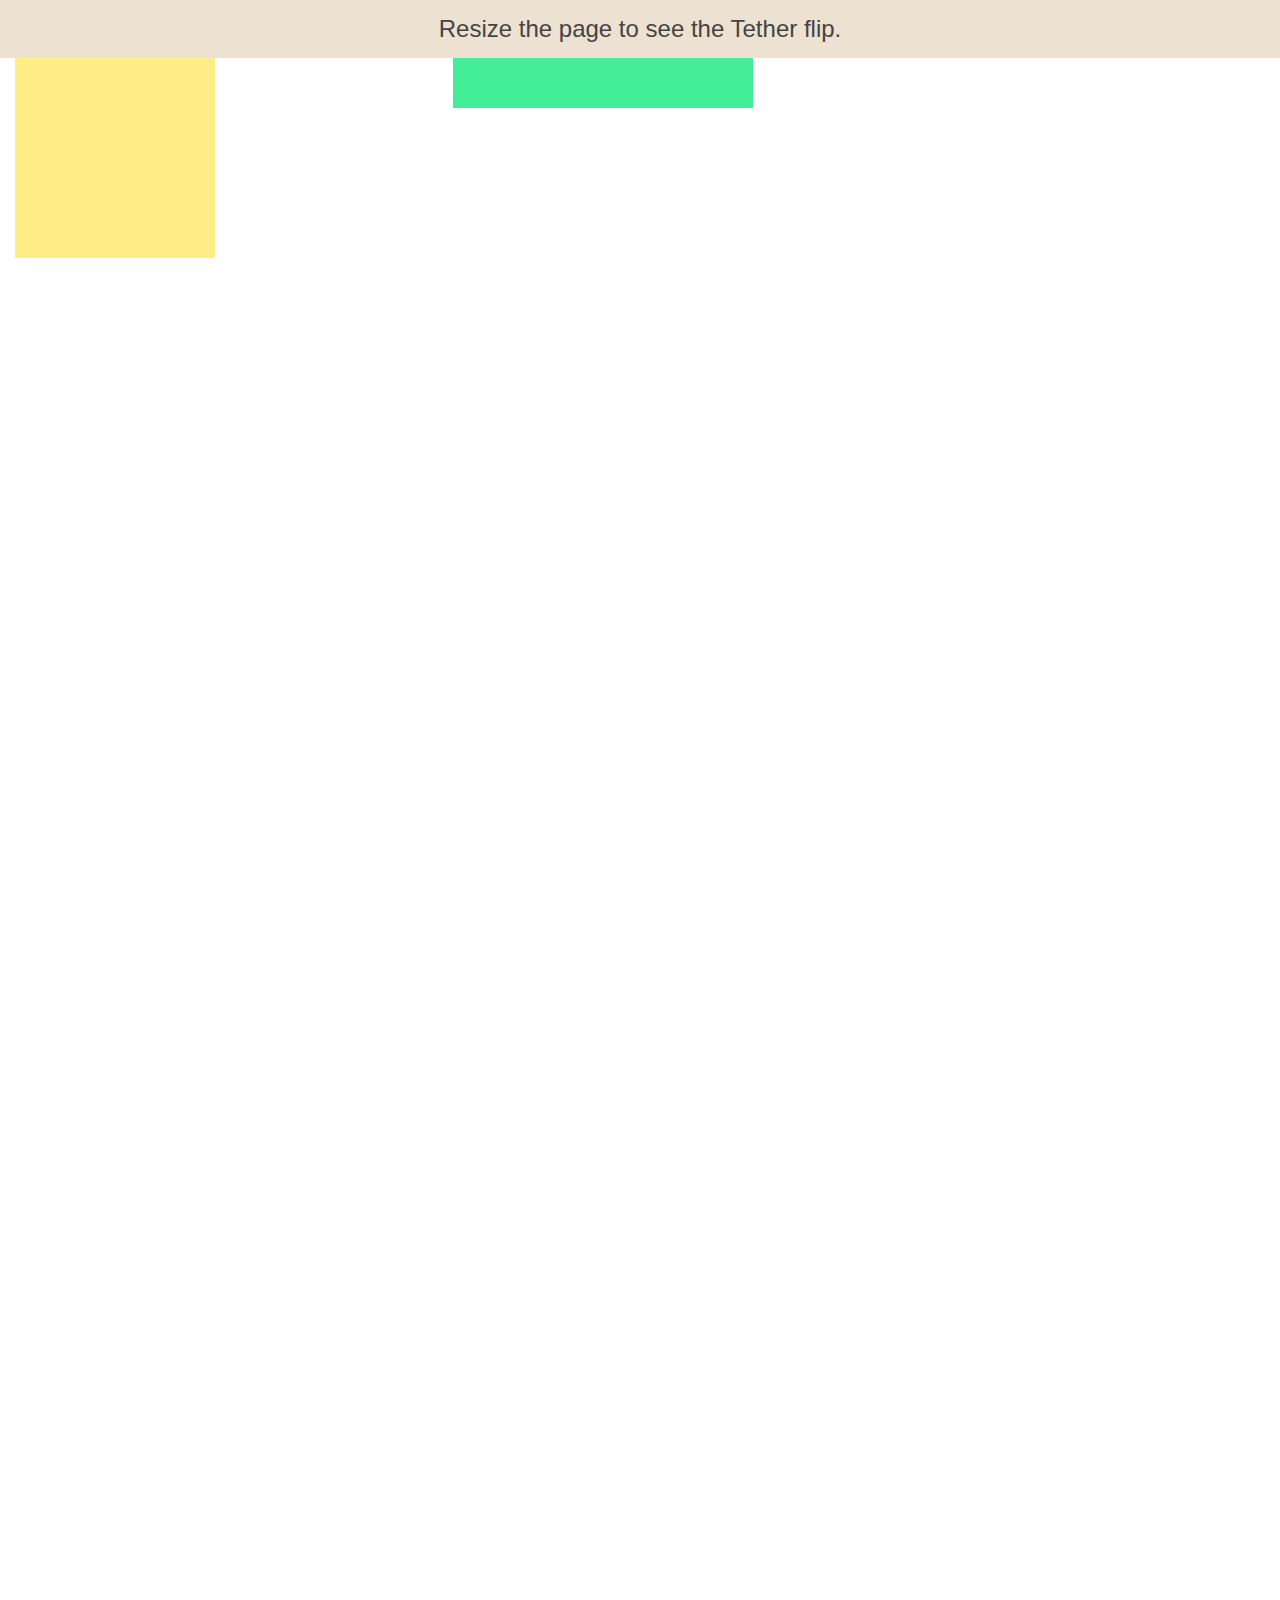
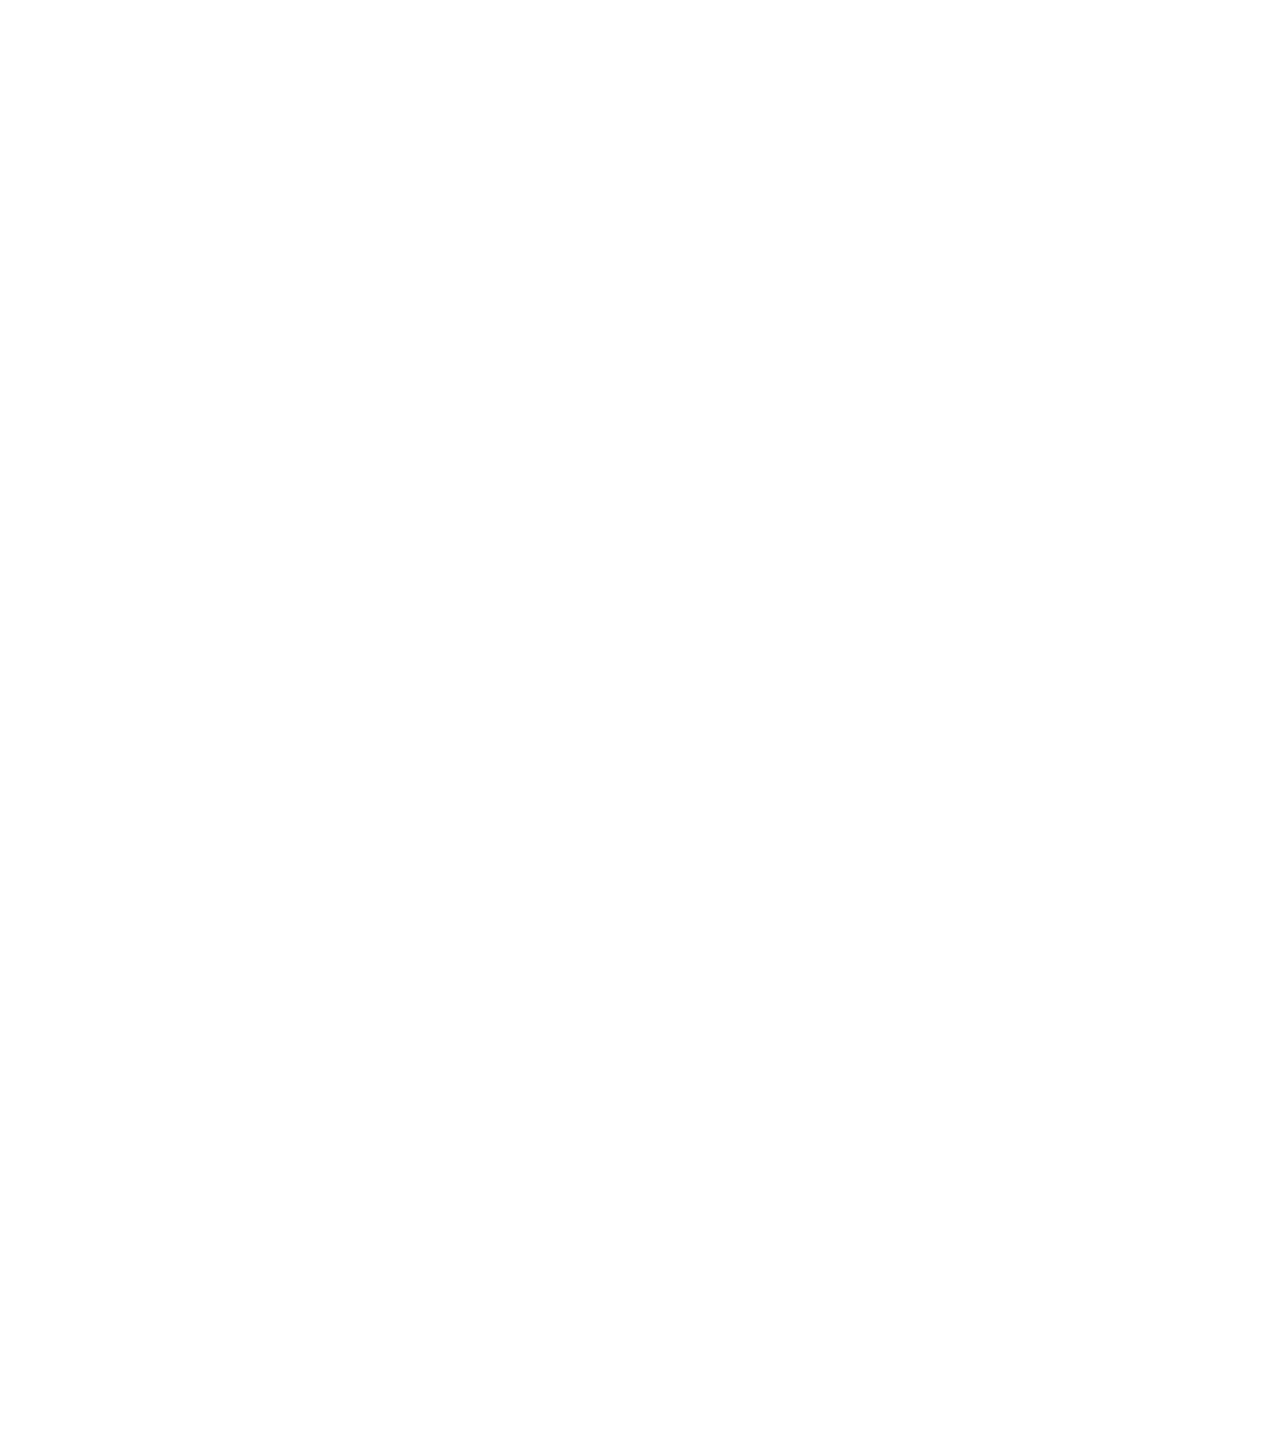
<file: src/main/resources/static/bower_components/tether/examples/simple/index.html>
<!DOCTYPE html>
<html>
    <head>
        <meta charset="utf-8">
        <meta http-equiv="X-UA-Compatible" content="chrome=1">
        <meta name="viewport" content="width=device-width, initial-scale=1, user-scalable=no">
        <link rel="stylesheet" href="../resources/css/base.css" />
        <link rel="stylesheet" href="../common/css/style.css" />
    </head>
    <body>
        <div class="instructions">Resize the page to see the Tether flip.</div>

        <div class="element"></div>
        <div class="target"></div>

        <script src="//github.hubspot.com/tether/dist/js/tether.js"></script>
        <script>
            new Tether({
                element: '.element',
                target: '.target',
                attachment: 'top left',
                targetAttachment: 'top right',
                constraints: [{
                    to: 'window',
                    attachment: 'together'
                }]
            });
        </script>
    </body>
</html>
</file>
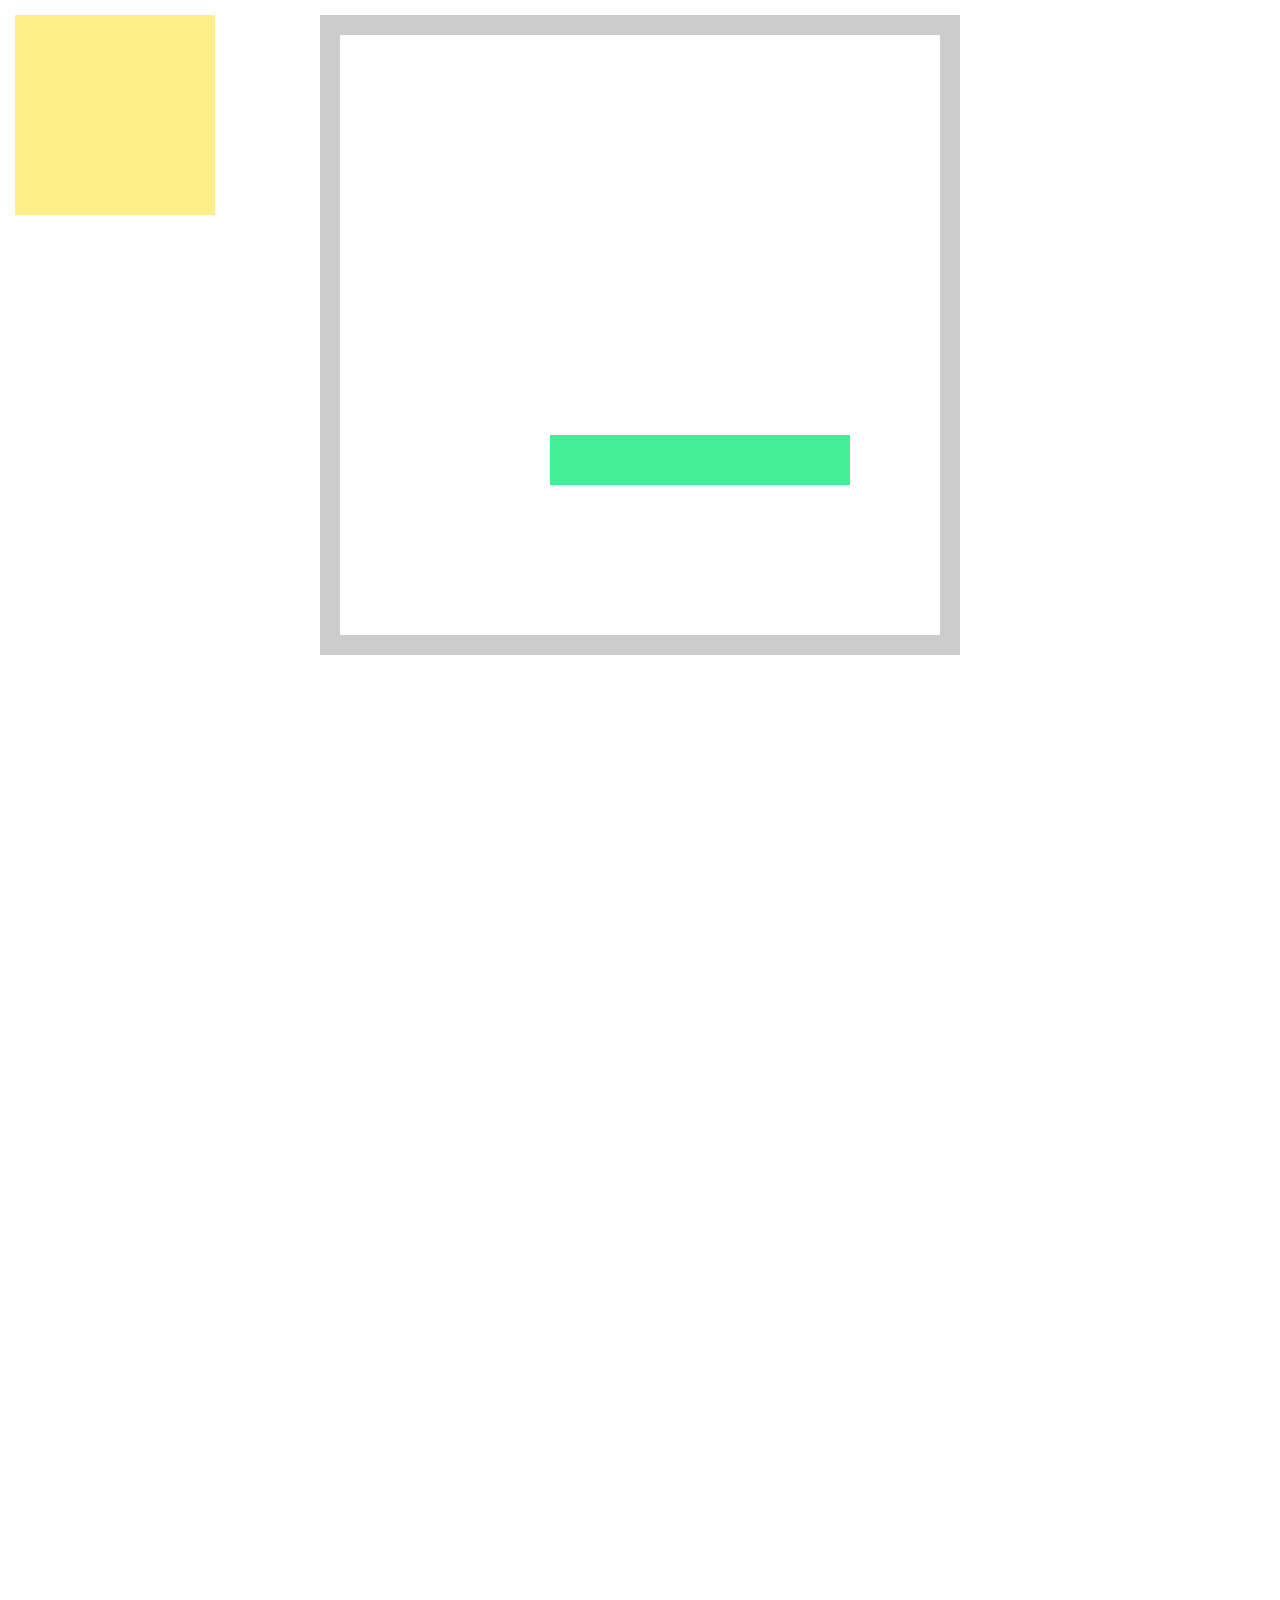
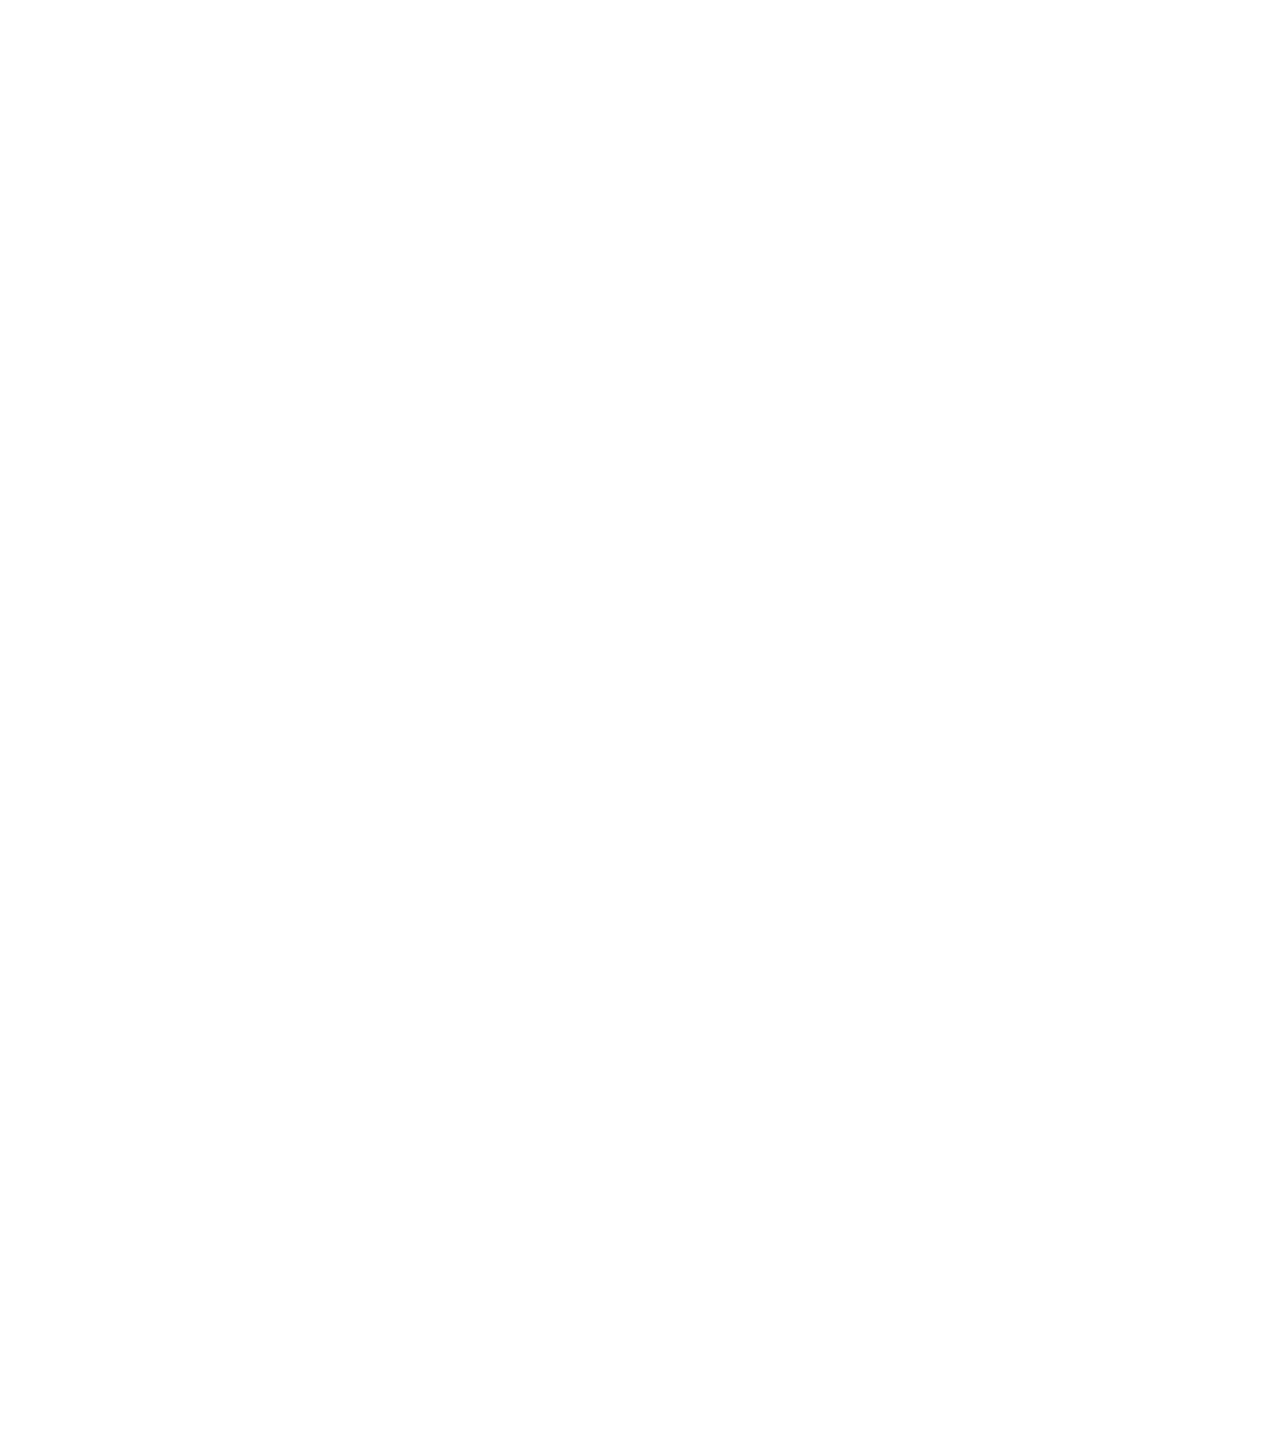
<file: src/main/resources/static/bower_components/tether/examples/testbed/index.html>
<!DOCTYPE html>
<html>
    <head>
        <meta charset="utf-8">
        <meta http-equiv="X-UA-Compatible" content="chrome=1">
        <meta name="viewport" content="width=device-width, initial-scale=1, user-scalable=no">
        <link rel="stylesheet" href="../resources/css/base.css" />
        <link rel="stylesheet" href="../common/css/style.css" />
    </head>
    <body>

        <div class="element">
        </div>

        <div class="container">
            <div class="pad"></div>
            <div class="target"></div>
            <div class="pad"></div>
            <div class="pad"></div>
        </div>

        <script src="//github.hubspot.com/tether/dist/js/tether.js"></script>
        <script>
            new Tether({
                element: '.element',
                target: '.target',
                attachment: 'top center',
                targetAttachment: 'bottom center',
                constraints: [{
                  to: 'scrollParent',
                  attachment: 'together'
                }]
            });
        </script>
    </body>
  </html>
</file>
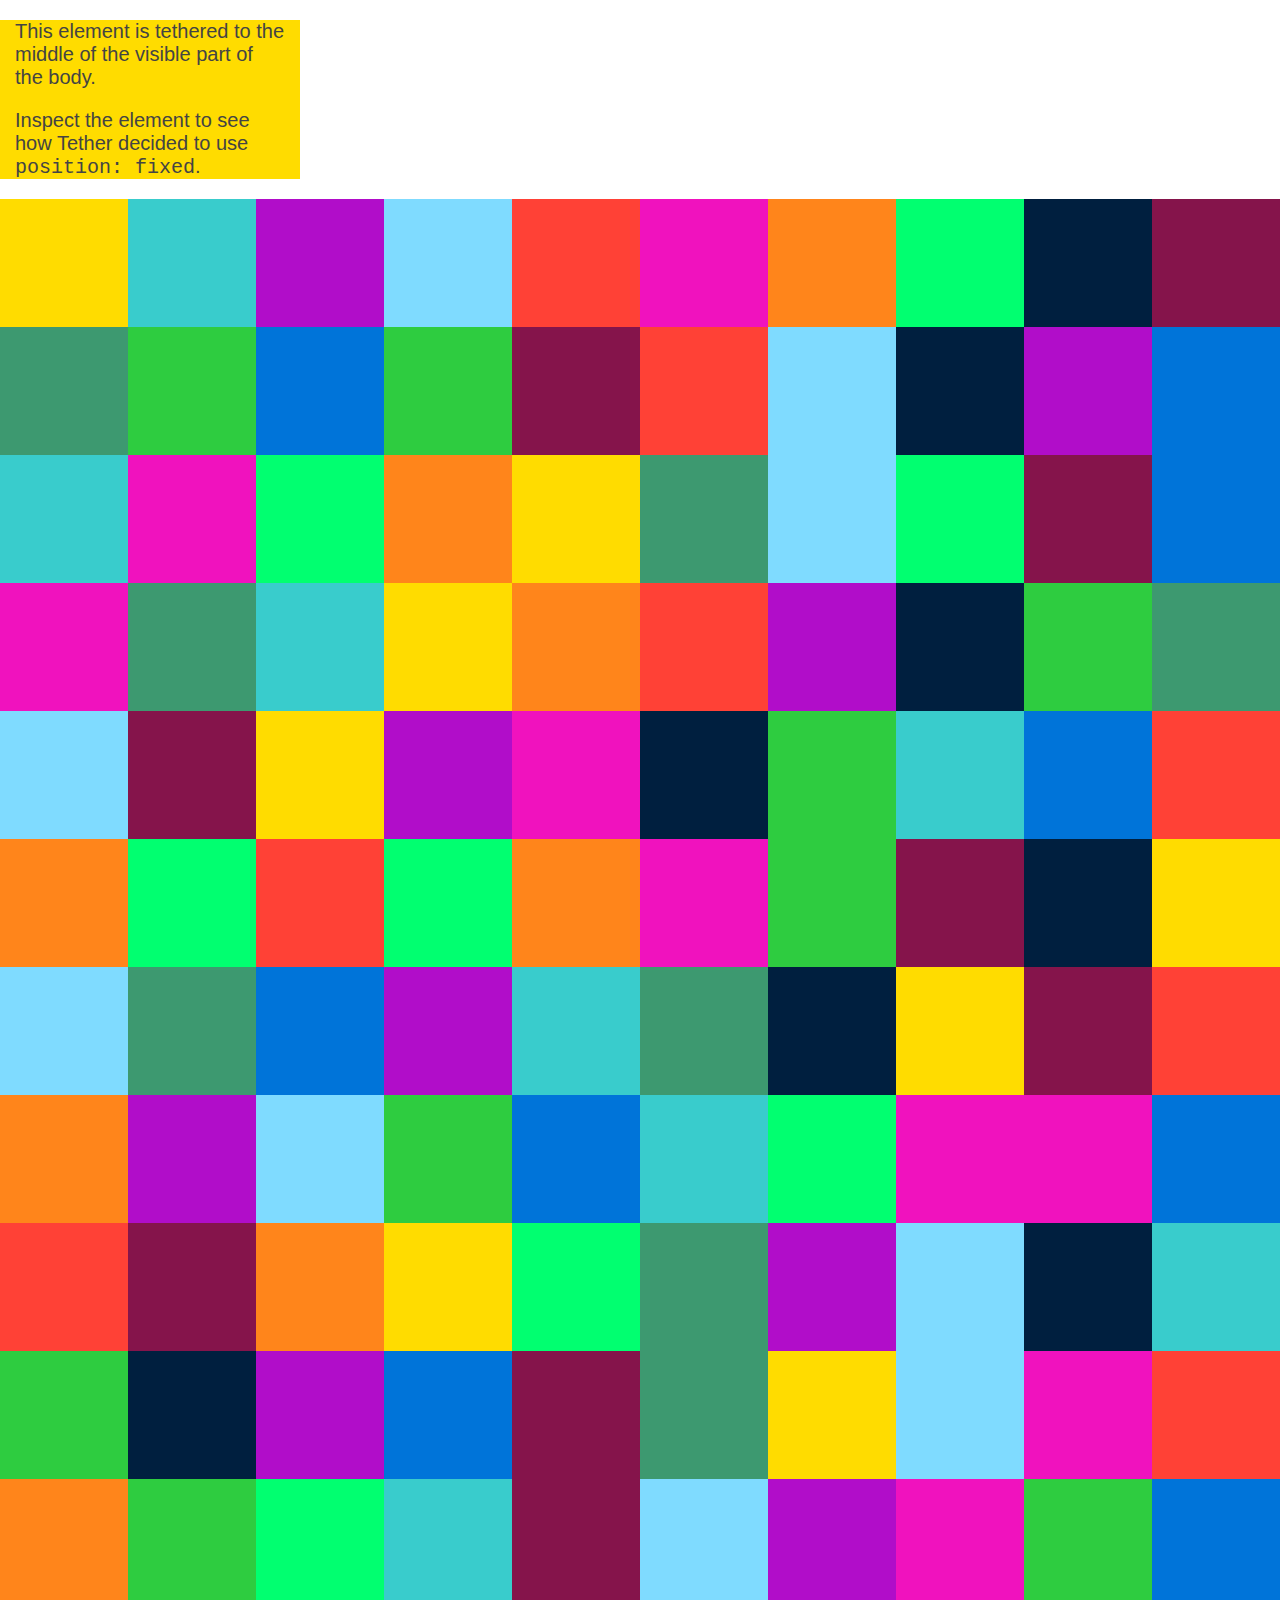
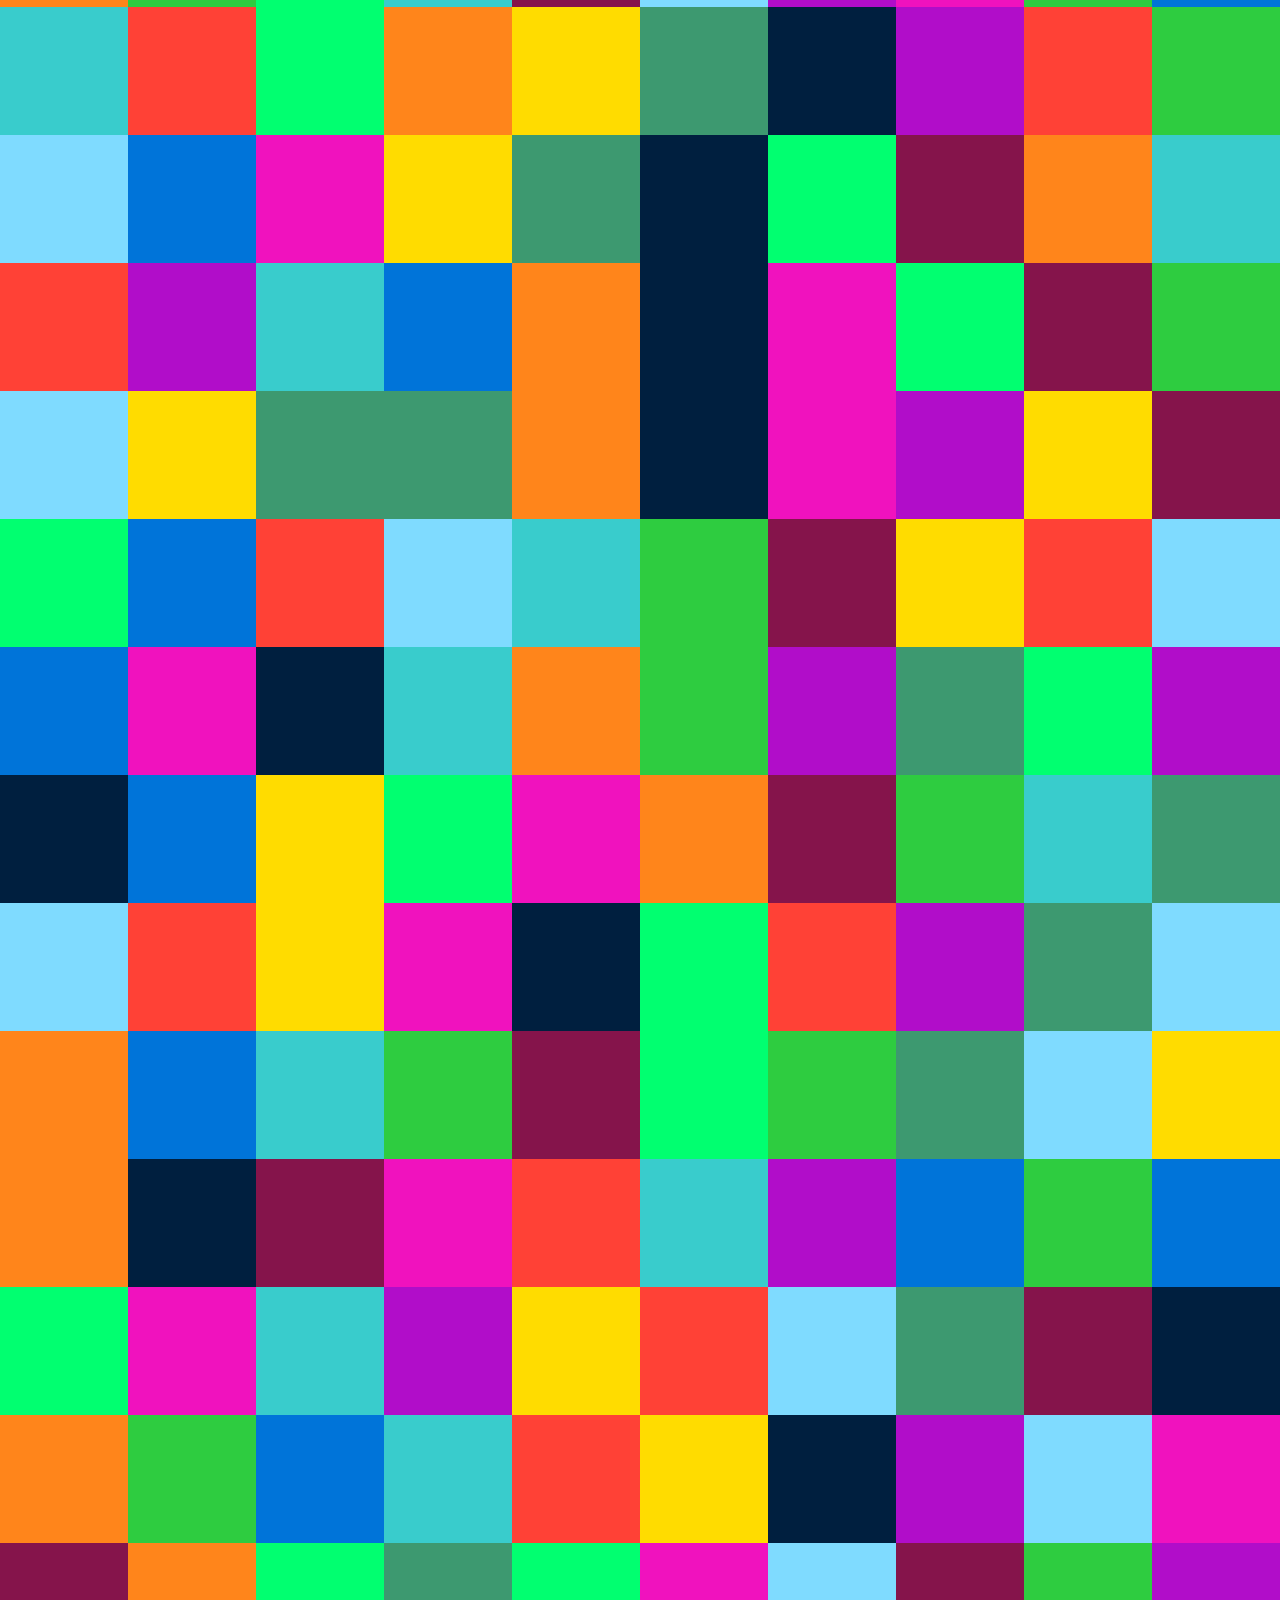
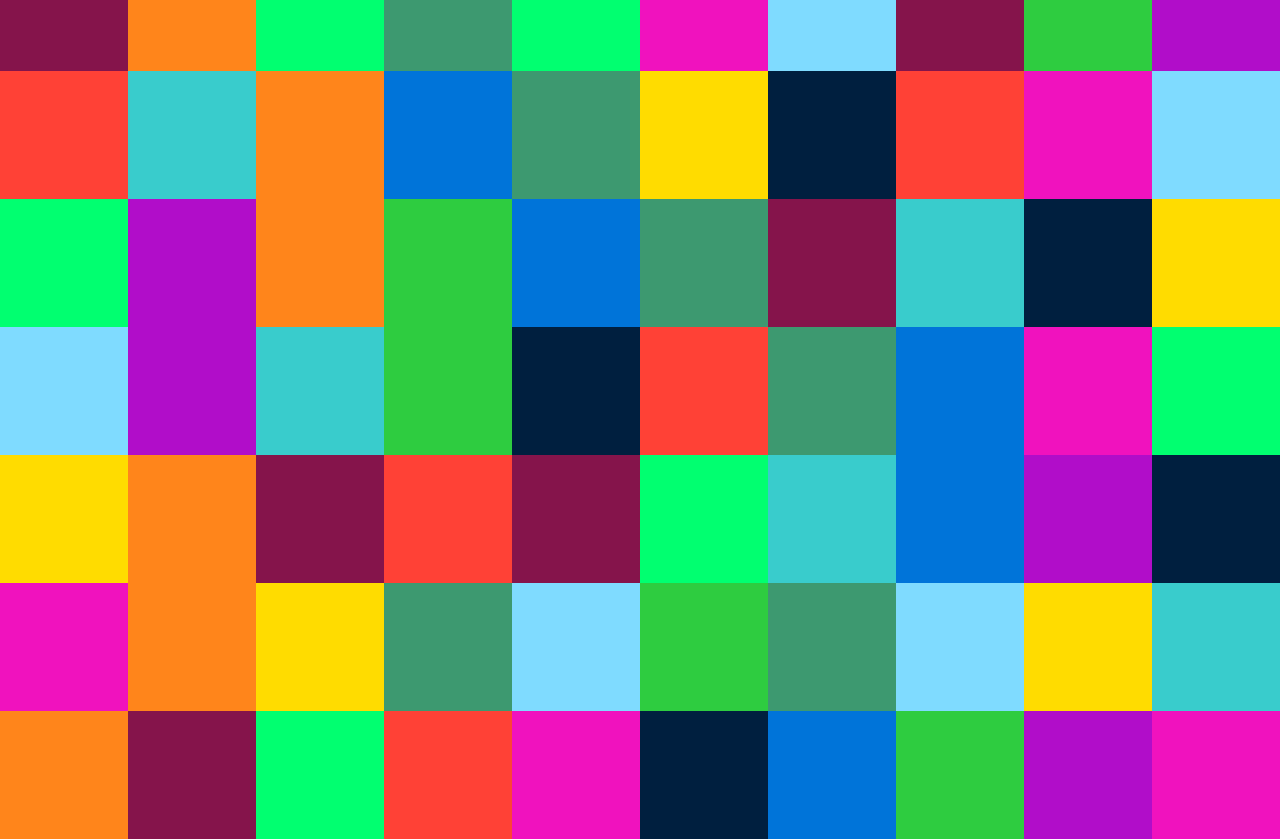
<file: src/main/resources/static/bower_components/tether/examples/viewport/index.html>
<!DOCTYPE html>
<html>
  <head>
    <link rel="stylesheet" href="../resources/css/base.css" />
    <link rel="stylesheet" href="./colors.css" />
    <style>
      * {
        box-sizing: border-box;
      }

      .element {
        background-color: #FFDC00;
        width: 80%;
        max-width: 300px;
        padding: 0 15px;
        font-size: 20px;
        box-shadow: 0 0 0 2px rgba(255, 255, 255, 0.3);
      }

      @media (max-width: 380px) {
        .element {
          font-size: 16px;
        }
      }

      .bit {
        width: 10vw;
        height: 10vw;
        float: left;
      }
    </style>
  </head>
  <body>
    <div class="element">
      <p>This element is tethered to the middle of the visible part of the body.</p>

      <p>Inspect the element to see how Tether decided
      to use <code>position: fixed</code>.</p>
    </div>

    <script src="//github.hubspot.com/tether/dist/js/tether.js"></script>
    <script>
      new Tether({
        element: '.element',
        target: document.body,
        attachment: 'middle center',
        targetAttachment: 'middle center',
        targetModifier: 'visible'
      });
    </script>

    <script>
      // Random colors bit, don't mind this
      colors = ['navy', 'blue', 'aqua', 'teal', 'olive', 'green', 'lime',
        'yellow', 'orange', 'red', 'fuchsia', 'purple', 'maroon'];

      curColors = null;
      for(var i=300; i--;){
        if (!curColors || !curColors.length)
          curColors = colors.slice(0);

        var bit = document.createElement('div')
        var index = (Math.random() * curColors.length)|0;
        bit.className = 'bit bg-' + curColors[index]
        curColors.splice(index, 1);
        document.body.appendChild(bit);
      }
    </script>
  </body>
</html>
</file>
<file: src/main/resources/static/bower_components/tether/examples/resources/css/base.css>
body {
    font-family: "Helvetica Neue", sans-serif;
    color: #444;
    margin: 0px;
}

a {
    cursor: pointer;
    color: blue;
}
</file>
<file: src/main/resources/static/bower_components/tether/examples/common/css/style.css>
body {
    min-height: 3000px;
}
.element {
    width: 200px;
    height: 200px;
    background-color: #fe8;
    position: absolute;
    z-index: 6;
}

.target {
    width: 300px;
    height: 50px;
    margin: 0 35%;
    background-color: #4e9;
}

.container {
    height: 600px;
    overflow: scroll;
    width: 600px;
    border: 20px solid #CCC;
    margin-top: 100px;
}

body {
    padding: 15px;
}

body > .container {
    margin: 0 auto;
}

.pad {
    height: 400px;
    width: 100px;
}

.instructions {
    width: 100%;
    text-align: center;
    font-size: 24px;
    padding: 15px;
    background-color: rgba(210, 180, 140, 0.4);
    margin: -15px -15px 0 -15px;
}
</file>
<file: src/main/resources/static/bower_components/tether/examples/viewport/colors.css>
@charset "UTF-8";
/****

   colors.css v1.0 For a friendlier looking web
   MIT License • http://clrs.cc • http://github.com/mrmrs/colors

   Author: mrmrs
           http://mrmrs.cc
           @mrmrs_

****/
/*

   SKINS
   • Backgrounds
   • Colors

*/
/* Backgrounds */
.bg-navy {
  background-color: #001f3f; }

.bg-blue {
  background-color: #0074d9; }

.bg-aqua {
  background-color: #7fdbff; }

.bg-teal {
  background-color: #39cccc; }

.bg-olive {
  background-color: #3d9970; }

.bg-green {
  background-color: #2ecc40; }

.bg-lime {
  background-color: #01ff70; }

.bg-yellow {
  background-color: #ffdc00; }

.bg-orange {
  background-color: #ff851b; }

.bg-red {
  background-color: #ff4136; }

.bg-fuchsia {
  background-color: #f012be; }

.bg-purple {
  background-color: #b10dc9; }

.bg-maroon {
  background-color: #85144b; }

.bg-white {
  background-color: white; }

.bg-gray {
  background-color: #aaaaaa; }

.bg-silver {
  background-color: #dddddd; }

.bg-black {
  background-color: #111111; }

/* Colors */
.navy {
  color: #001f3f; }

.blue {
  color: #0074d9; }

.aqua {
  color: #7fdbff; }

.teal {
  color: #39cccc; }

.olive {
  color: #3d9970; }

.green {
  color: #2ecc40; }

.lime {
  color: #01ff70; }

.yellow {
  color: #ffdc00; }

.orange {
  color: #ff851b; }

.red {
  color: #ff4136; }

.fuchsia {
  color: #f012be; }

.purple {
  color: #b10dc9; }

.maroon {
  color: #85144b; }

.white {
  color: white; }

.silver {
  color: #dddddd; }

.gray {
  color: #aaaaaa; }

.black {
  color: #111111; }

/* PRETTIER LINKS */
a {
  text-decoration: none;
  -webkit-transition: color .3s ease-in-out;
  transition: color .3s ease-in-out; }

a:link {
  color: #0074d9;
  -webkit-transition: color .3s ease-in-out;
  transition: color .3s ease-in-out; }

a:visited {
  color: #b10dc9; }

a:hover {
  color: #7fdbff;
  -webkit-transition: color .3s ease-in-out;
  transition: color .3s ease-in-out; }

a:active {
  color: #ff851b;
  -webkit-transition: color .3s ease-in-out;
  transition: color .3s ease-in-out; }
</file>
